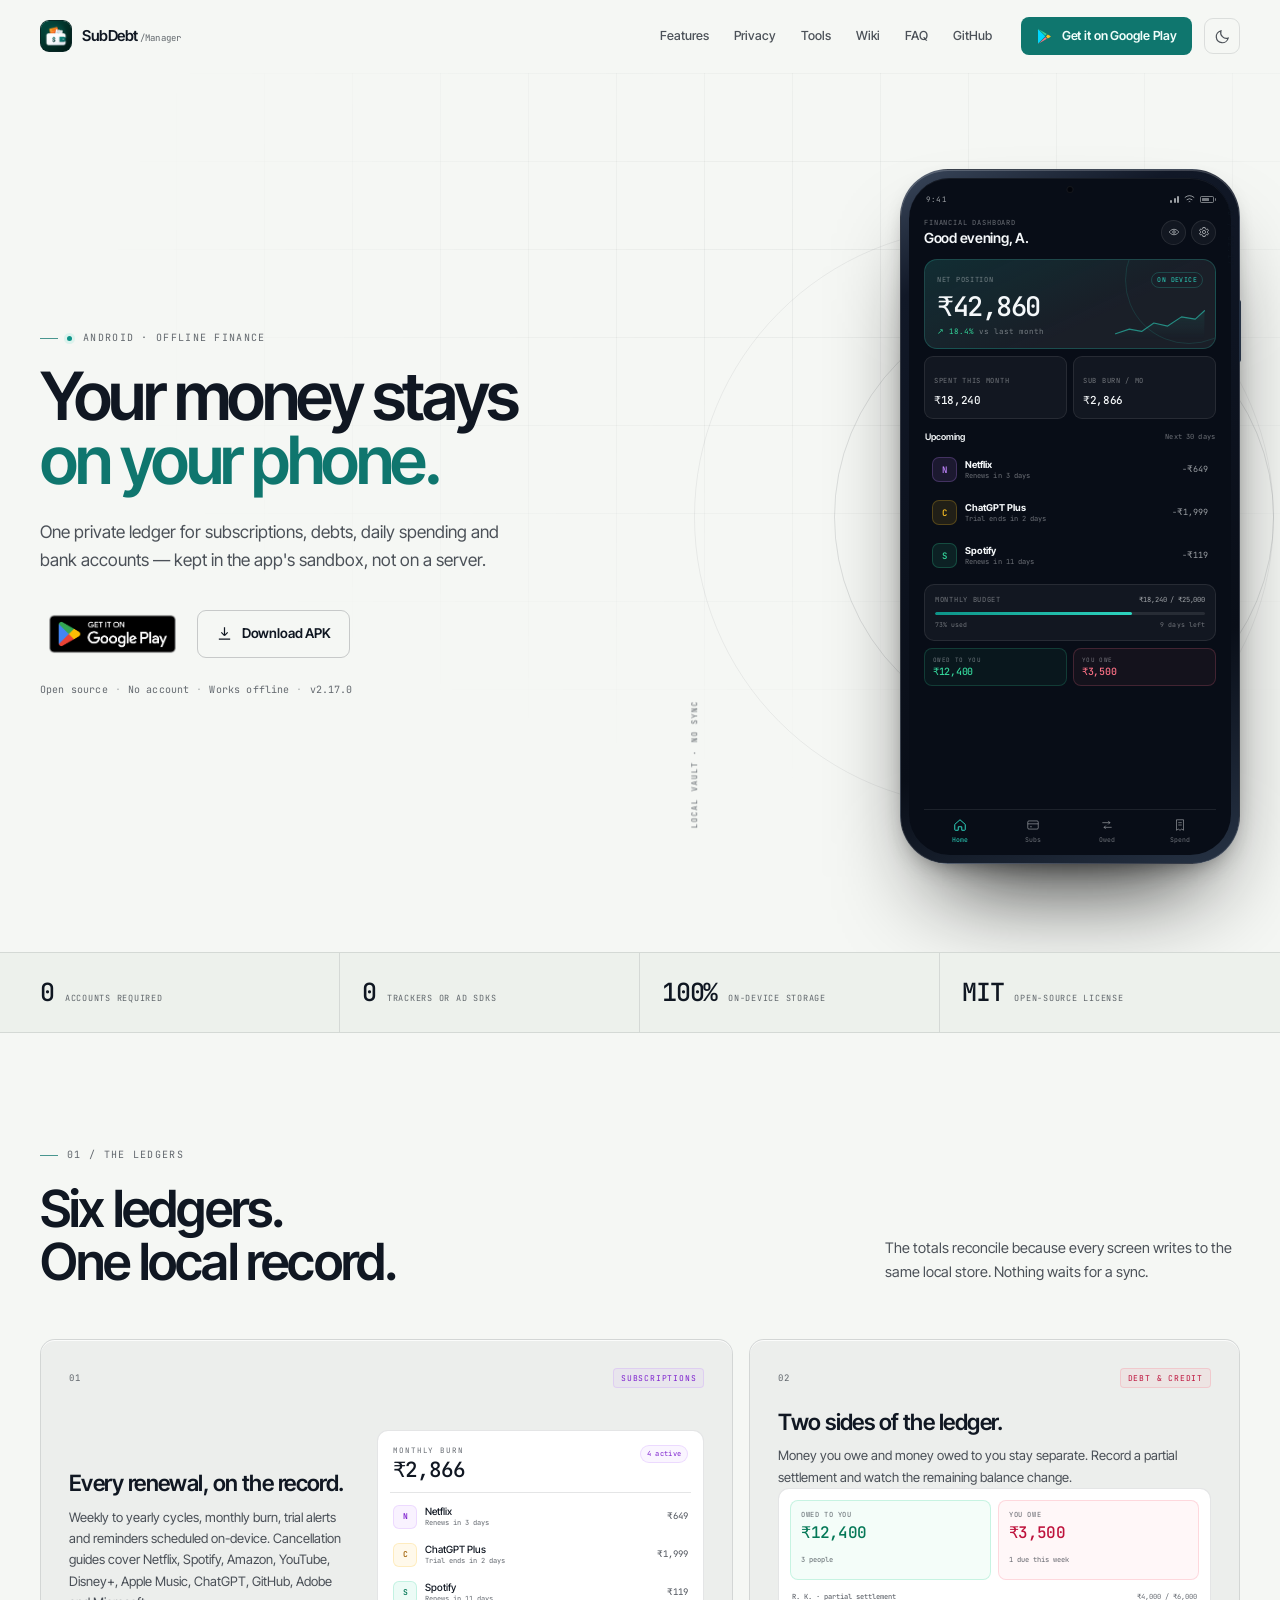
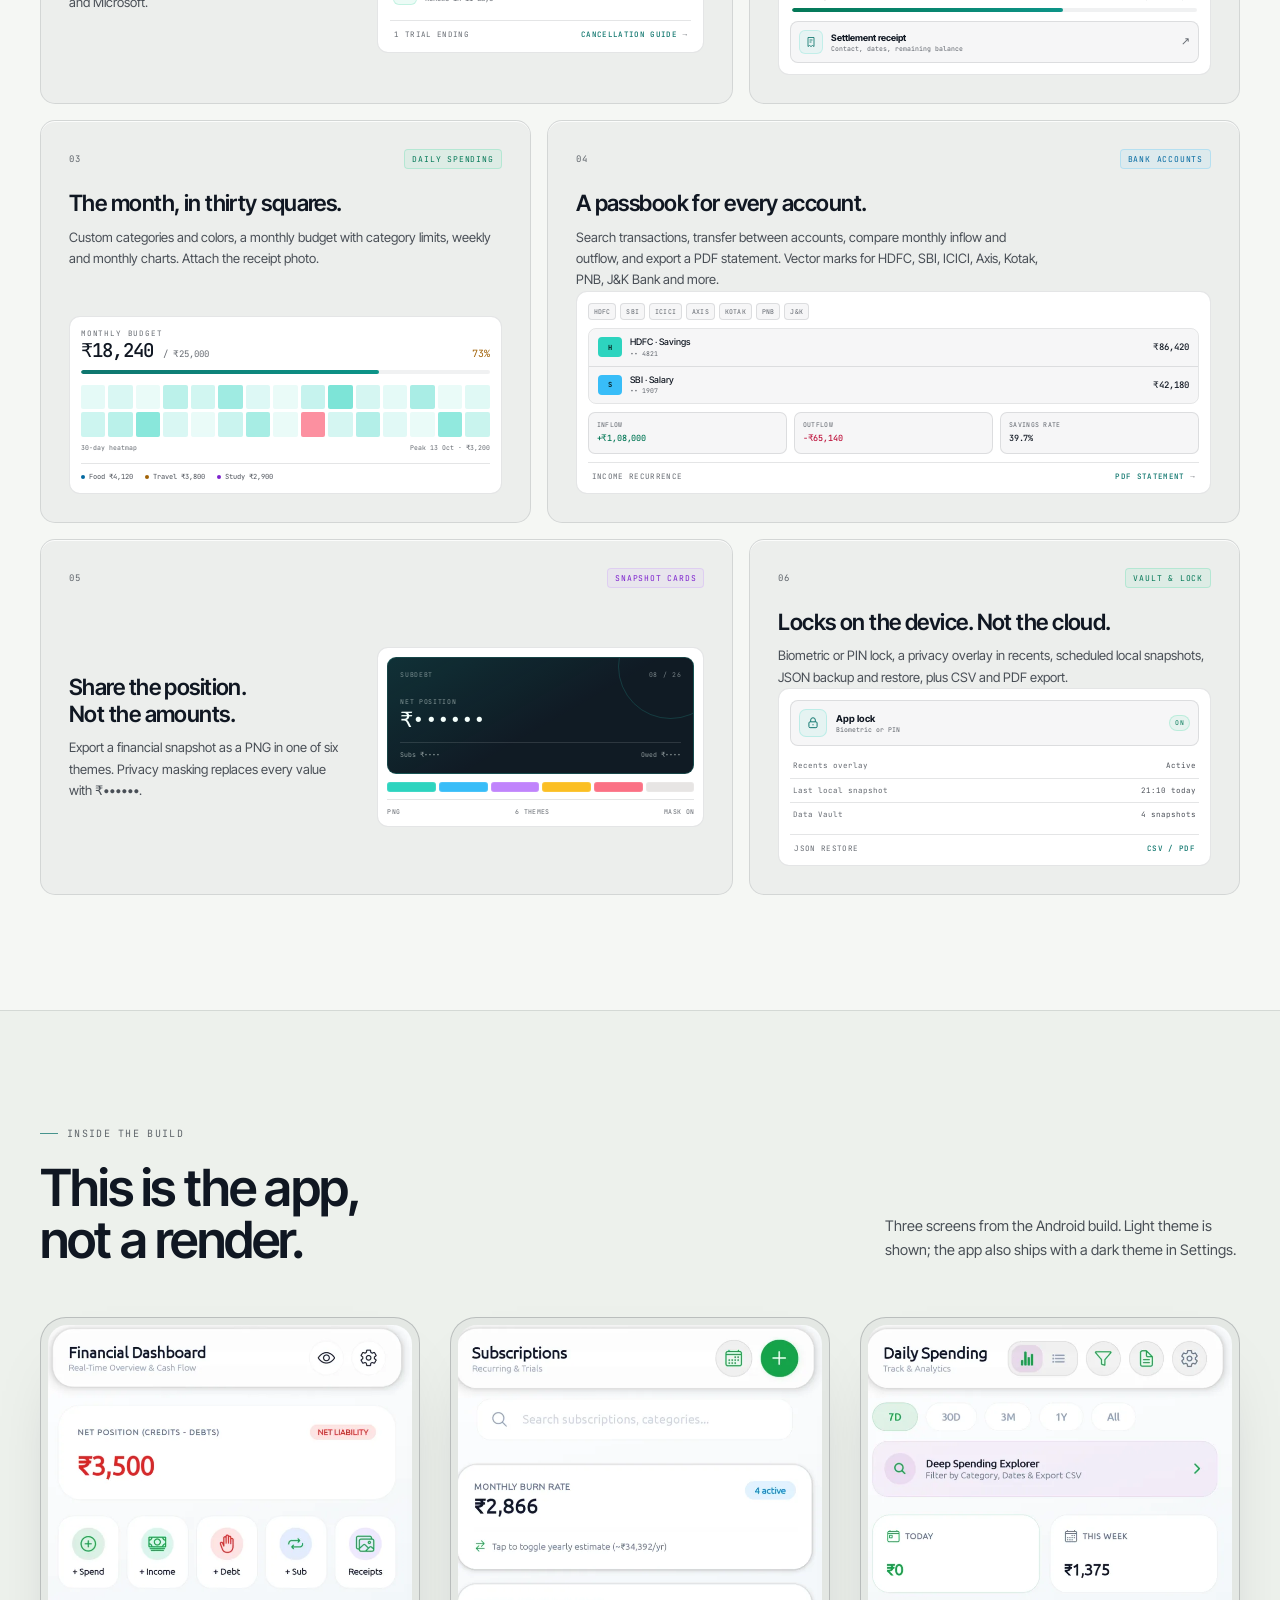
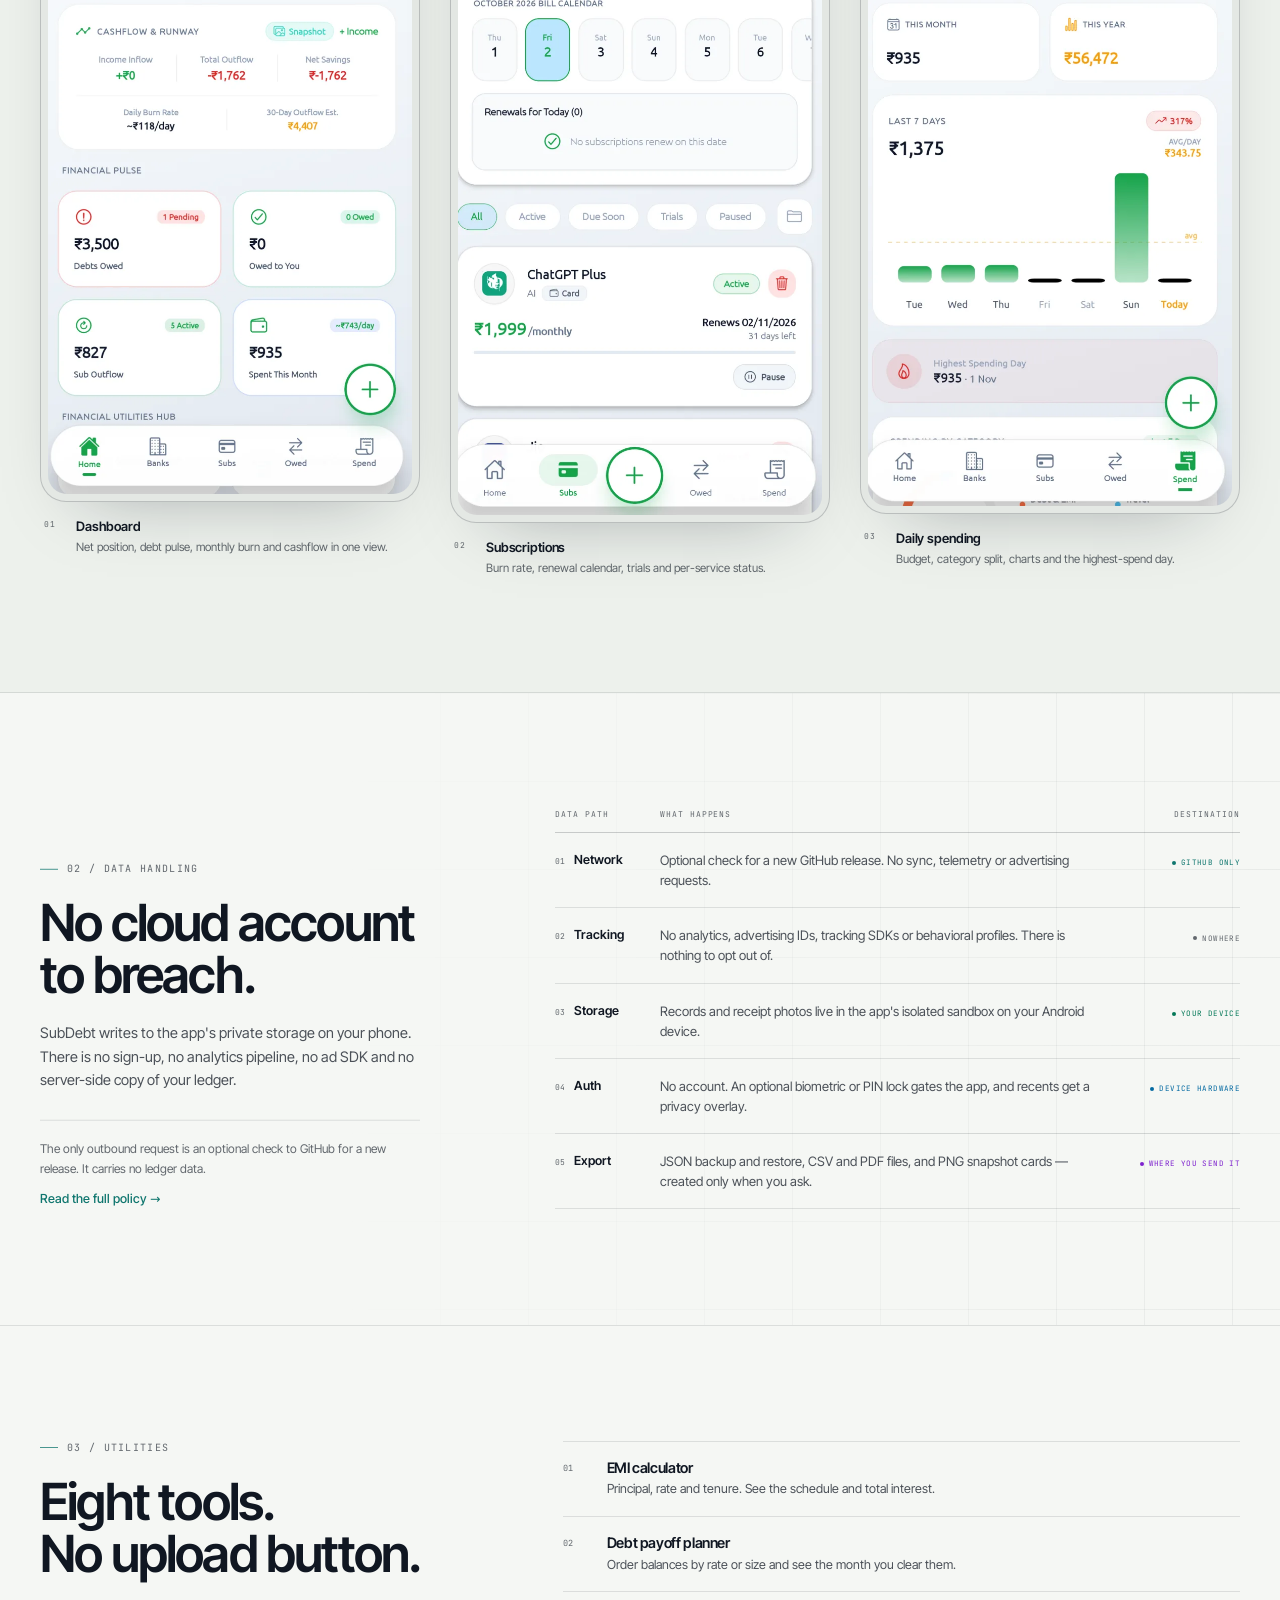
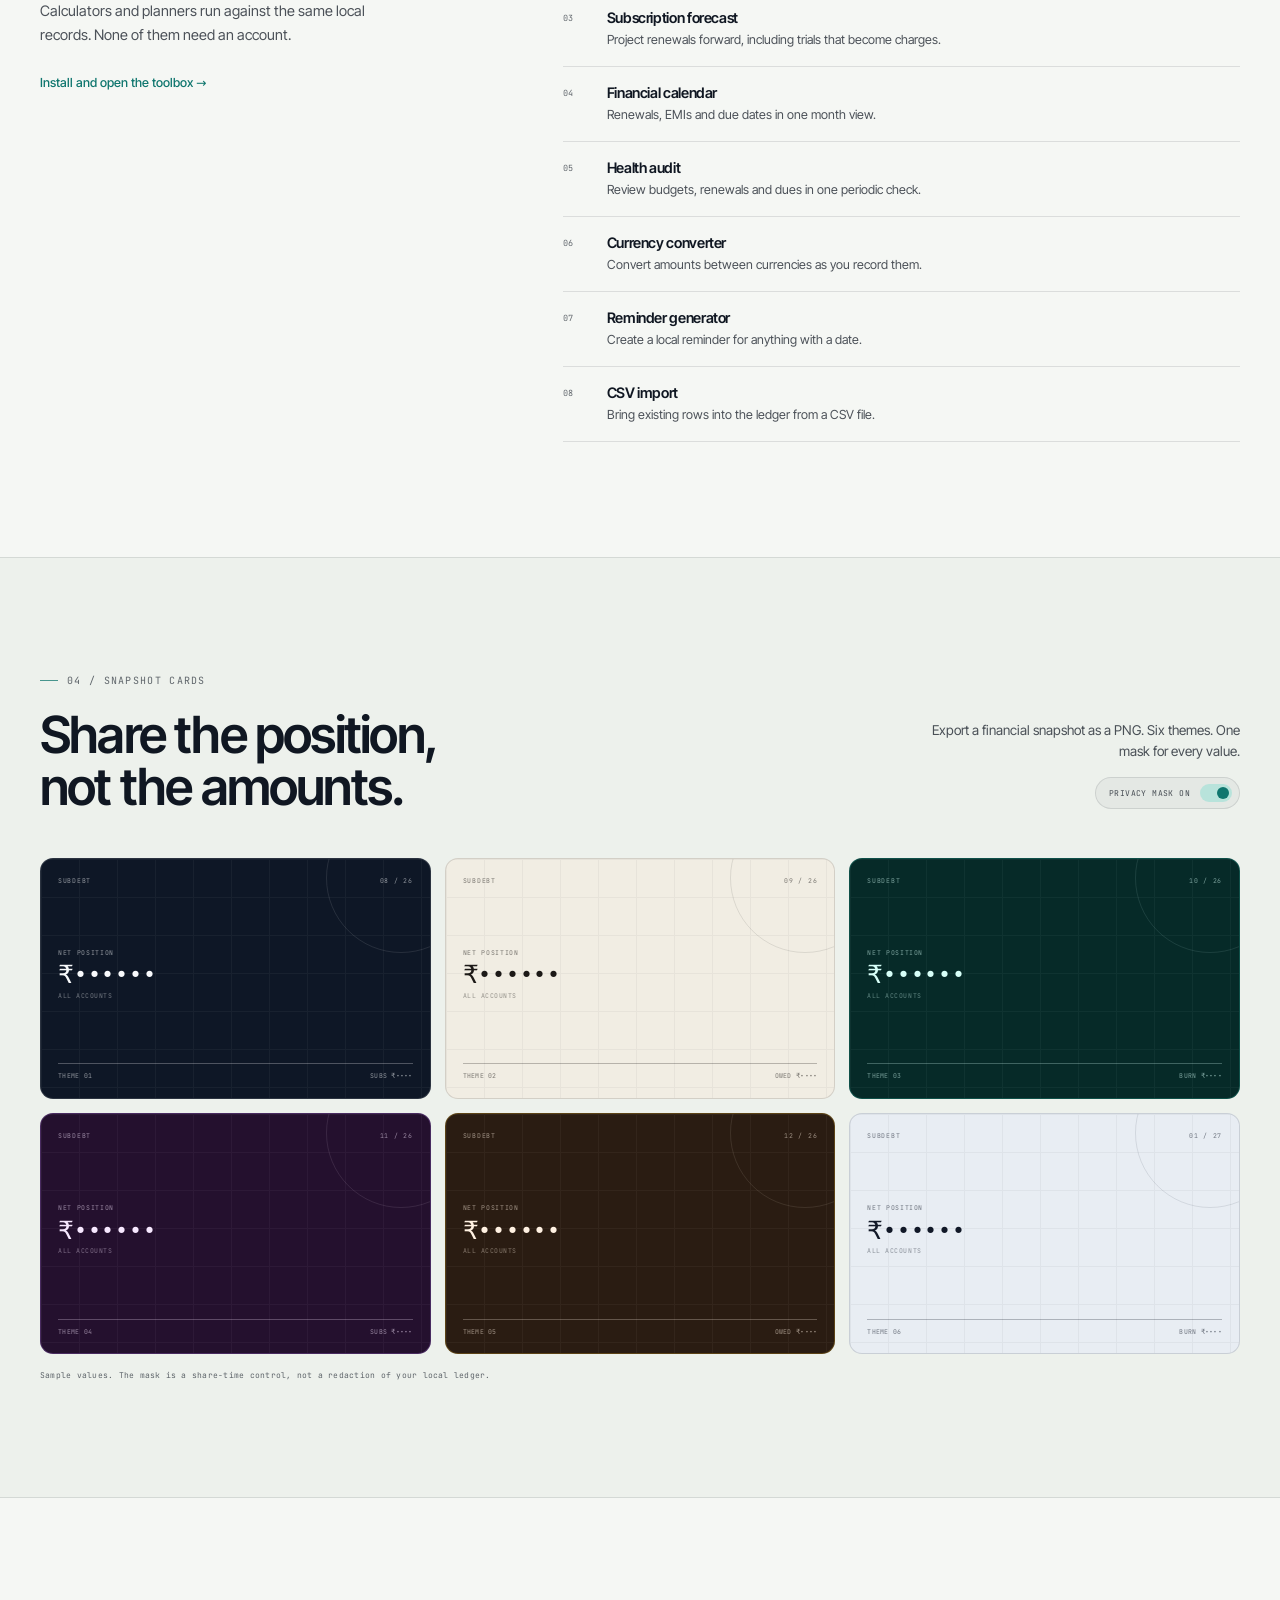
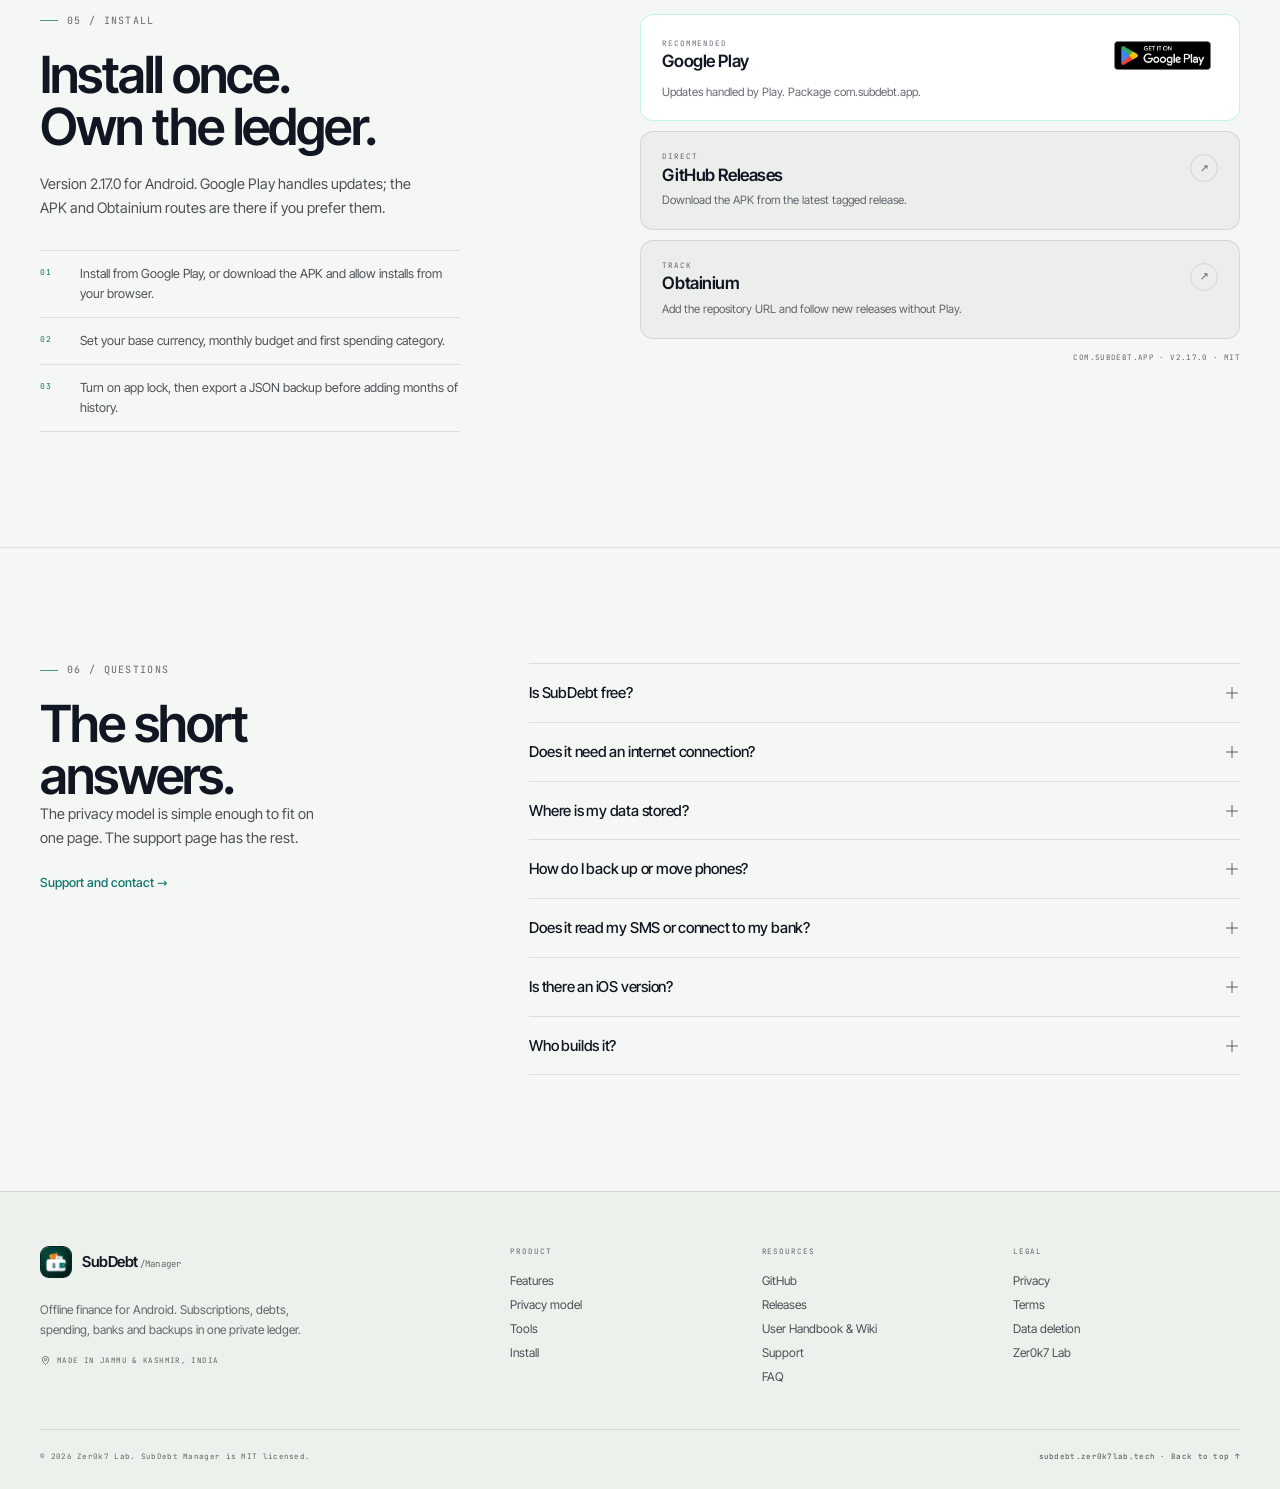
<file: index.html>
<!doctype html>
<html lang="en">
  <head>
    <meta charset="UTF-8" />
    <meta name="viewport" content="width=device-width, initial-scale=1.0" />
    <meta name="color-scheme" content="dark light" />
    <meta name="theme-color" content="#090D16" />

    <title>SubDebt Manager — Offline finance for Android</title>
    <meta
      name="description"
      content="Track subscriptions, debts, daily spending and bank ledgers in one offline Android app. No account, no analytics, no ads. Open source under MIT."
    />
    <link rel="canonical" href="https://subdebt.zer0k7lab.tech/" />

    <meta property="og:type" content="website" />
    <meta property="og:site_name" content="SubDebt Manager" />
    <meta property="og:title" content="SubDebt Manager — Your money stays on your phone" />
    <meta
      property="og:description"
      content="Subscriptions, debts, daily spending and bank ledgers in one private Android app. No account. No analytics. No ads."
    />
    <meta property="og:url" content="https://subdebt.zer0k7lab.tech/" />
    <meta property="og:image" content="https://subdebt.zer0k7lab.tech/assets/img/og.png" />
    <meta property="og:image:width" content="1200" />
    <meta property="og:image:height" content="630" />
    <meta
      property="og:image:alt"
      content="SubDebt Manager wordmark above a dark Android dashboard showing a net position and upcoming renewals."
    />
    <meta name="twitter:card" content="summary_large_image" />
    <meta name="twitter:title" content="SubDebt Manager — Your money stays on your phone" />
    <meta
      name="twitter:description"
      content="Subscriptions, debts, daily spending and bank ledgers in one private Android app. No account. No analytics. No ads."
    />
    <meta name="twitter:image" content="https://subdebt.zer0k7lab.tech/assets/img/og.png" />

    <link
      rel="preload"
      href="assets/fonts/inter-tight-latin.woff2"
      as="font"
      type="font/woff2"
      crossorigin
    />
    <link
      rel="preload"
      href="assets/fonts/jetbrains-mono-latin.woff2"
      as="font"
      type="font/woff2"
      crossorigin
    />
    <link rel="icon" type="image/png" href="assets/img/favicon-64.png" sizes="64x64" />
    <link rel="apple-touch-icon" href="assets/img/apple-touch-icon.png" />
    <link rel="manifest" href="site.webmanifest" />
    <link rel="stylesheet" href="styles.css" />

    <script>
      // Set theme before paint. Add .js so reveal animations never hide content without JS.
      (function () {
        var root = document.documentElement;
        root.classList.add("js");
        try {
          var saved = localStorage.getItem("subdebt-theme");
          var theme =
            saved === "light" || saved === "dark"
              ? saved
              : window.matchMedia("(prefers-color-scheme: light)").matches
                ? "light"
                : "dark";
          root.dataset.theme = theme;
        } catch (error) {
          /* System preference still applies through CSS. */
        }
      })();
    </script>

    <script type="application/ld+json">
      {
        "@context": "https://schema.org",
        "@type": "SoftwareApplication",
        "name": "SubDebt Manager",
        "applicationCategory": "FinanceApplication",
        "operatingSystem": "Android",
        "softwareVersion": "2.17.0",
        "isAccessibleForFree": true,
        "inLanguage": "en",
        "url": "https://subdebt.zer0k7lab.tech/",
        "downloadUrl": "https://play.google.com/store/apps/details?id=com.subdebt.app",
        "codeRepository": "https://github.com/zer0k7/SubDebt-Manager",
        "license": "https://opensource.org/licenses/MIT",
        "author": {
          "@type": "Organization",
          "name": "Zer0k7 Lab",
          "url": "https://zer0k7lab.tech"
        },
        "offers": {
          "@type": "Offer",
          "price": "0",
          "priceCurrency": "INR"
        },
        "description": "A privacy-first, offline personal finance manager for Android. Subscriptions, debt and credit ledgers, daily spending, bank accounts, income and local backups."
      }
    </script>
    <script type="application/ld+json">
      {
        "@context": "https://schema.org",
        "@type": "FAQPage",
        "mainEntity": [
          {
            "@type": "Question",
            "name": "Is SubDebt free?",
            "acceptedAnswer": {
              "@type": "Answer",
              "text": "Yes. The app is free, MIT licensed, and has no ads. The source is on GitHub."
            }
          },
          {
            "@type": "Question",
            "name": "Does it need an internet connection?",
            "acceptedAnswer": {
              "@type": "Answer",
              "text": "No. The ledger works offline. The app may make one optional request to GitHub to check for a new release, and links you tap open in your browser."
            }
          },
          {
            "@type": "Question",
            "name": "Where is my data stored?",
            "acceptedAnswer": {
              "@type": "Answer",
              "text": "In the app's private storage on your Android device. There is no account and no server copy."
            }
          },
          {
            "@type": "Question",
            "name": "Does it read my SMS or connect to my bank?",
            "acceptedAnswer": {
              "@type": "Answer",
              "text": "No. It does not read messages, link to bank accounts, or move money. Bank ledgers are recorded manually."
            }
          }
        ]
      }
    </script>
  </head>

  <body>
    <a class="skip-link" href="#main">Skip to content</a>

    <header class="site-header" data-site-header>
      <div class="container header-inner">
        <a class="brand" href="#top" aria-label="SubDebt Manager home">
          <span class="brand-mark" aria-hidden="true">
            <img src="assets/img/mark-128.png" width="128" height="128" alt="" />
          </span>
          <span class="brand-name">SubDebt<span class="brand-suffix">/Manager</span></span>
        </a>

        <div class="header-actions">
          <nav class="site-nav" id="site-nav" aria-label="Primary">
            <a class="nav-link" href="#features">Features</a>
            <a class="nav-link" href="#privacy">Privacy</a>
            <a class="nav-link" href="#tools">Tools</a>
            <a class="nav-link" href="wiki.html">Wiki</a>
            <a class="nav-link" href="#faq">FAQ</a>
            <a
              class="nav-link"
              href="https://github.com/zer0k7/SubDebt-Manager"
              target="_blank"
              rel="noopener noreferrer"
              >GitHub</a
            >
            <a
              class="btn btn--primary btn--sm nav-cta"
              href="https://play.google.com/store/apps/details?id=com.subdebt.app"
              target="_blank"
              rel="noopener noreferrer"
            >
              <svg class="play-glyph" viewBox="0 0 24 24" aria-hidden="true">
                <path fill="#00D7FE" d="M3.4 2.1 13.1 11.8 3.4 21.5a1.4 1.4 0 0 1-.6-1.1V3.2c0-.4.2-.8.6-1.1Z" />
                <path fill="#34D399" d="M3.4 2.1c.3-.2.7-.2 1.1 0l10.9 6.2-2.3 2.3-9.7-9.7Z" />
                <path fill="#FB7185" d="M3.4 21.5c.3.2.7.2 1.1 0l10.9-6.2-2.3-2.3-9.7 9.7Z" />
                <path fill="#FBBF24" d="m16.6 9.1 3.6 2.1c.8.5.8 1.1 0 1.6l-3.6 2.1-2.5-2.9 2.5-2.9Z" />
              </svg>
              Get it on Google Play
            </a>
          </nav>

          <button class="icon-btn theme-toggle" type="button" data-theme-toggle aria-label="Switch to light theme">
            <svg class="icon-sun" viewBox="0 0 24 24" fill="none" stroke="currentColor" stroke-width="1.7" aria-hidden="true">
              <circle cx="12" cy="12" r="3.5" />
              <path d="M12 2.5v2M12 19.5v2M4.7 4.7l1.4 1.4M17.9 17.9l1.4 1.4M2.5 12h2M19.5 12h2M4.7 19.3l1.4-1.4M17.9 6.1l1.4-1.4" />
            </svg>
            <svg class="icon-moon" viewBox="0 0 24 24" fill="none" stroke="currentColor" stroke-width="1.7" aria-hidden="true">
              <path d="M20 14.2A8.2 8.2 0 0 1 9.8 4a8.5 8.5 0 1 0 10.2 10.2Z" />
            </svg>
          </button>

          <button
            class="icon-btn menu-toggle"
            type="button"
            data-nav-toggle
            aria-expanded="false"
            aria-controls="site-nav"
            aria-label="Open menu"
          >
            <svg viewBox="0 0 24 24" fill="none" stroke="currentColor" stroke-width="1.7" aria-hidden="true">
              <path d="M4 7h16M4 12h16M4 17h16" />
            </svg>
          </button>
        </div>
      </div>
    </header>

    <main id="main">
      <section class="hero" id="top" aria-labelledby="hero-title">
        <div class="container hero-grid">
          <div class="hero-copy">
            <p class="kicker"><span class="kicker-dot" aria-hidden="true"></span>Android · offline finance</p>
            <h1 class="hero-title" id="hero-title">
              <span class="hero-line">Your money stays</span>
              <span class="hero-line hero-line--accent">on your phone.</span>
            </h1>
            <p class="hero-lead">
              One private ledger for subscriptions, debts, daily spending and bank
              accounts — kept in the app's sandbox, not on a server.
            </p>

            <div class="hero-actions">
              <a
                class="play-badge"
                href="https://play.google.com/store/apps/details?id=com.subdebt.app"
                target="_blank"
                rel="noopener noreferrer"
              >
                <img
                  src="assets/img/play-badge.png"
                  width="646"
                  height="250"
                  alt="Get it on Google Play"
                />
              </a>
              <a
                class="btn btn--ghost"
                href="https://github.com/zer0k7/SubDebt-Manager/releases/latest"
                target="_blank"
                rel="noopener noreferrer"
              >
                <svg viewBox="0 0 24 24" fill="none" stroke="currentColor" stroke-width="1.7" aria-hidden="true">
                  <path d="M12 3v12m0 0 4.5-4.5M12 15l-4.5-4.5M4 20h16" />
                </svg>
                Download APK
              </a>
            </div>

            <p class="hero-trust">
              <span>Open source</span><span aria-hidden="true">·</span>
              <span>No account</span><span aria-hidden="true">·</span>
              <span>Works offline</span><span aria-hidden="true">·</span>
              <span>v<span data-app-version>2.17.0</span></span>
            </p>
          </div>

          <div
            class="hero-stage"
            role="img"
            aria-label="Preview of the SubDebt dashboard: ₹42,860 net position, ₹2,866 monthly subscription burn, three upcoming renewals, and 73 percent of a ₹25,000 monthly budget used."
          >
            <div class="stage-ring stage-ring--outer" aria-hidden="true"></div>
            <div class="stage-ring stage-ring--inner" aria-hidden="true"></div>
            <div class="phone" aria-hidden="true">
              <div class="phone-screen">
                <div class="p-status">
                  <span class="p-time">9:41</span>
                  <span class="p-status-right">
                    <span class="p-signal"><i></i><i></i><i></i></span>
                    <svg viewBox="0 0 14 10" class="p-wifi" fill="none" stroke="currentColor" stroke-width="1.2">
                      <path d="M1 3.2a9.5 9.5 0 0 1 12 0M3.4 6a6 6 0 0 1 7.2 0M6 8.5a2.2 2.2 0 0 1 2 0" />
                    </svg>
                    <span class="p-battery"><i></i></span>
                  </span>
                </div>

                <div class="p-appbar">
                  <div>
                    <span class="p-eyebrow">Financial dashboard</span>
                    <span class="p-title">Good evening, A.</span>
                  </div>
                  <div class="p-actions">
                    <span class="p-icon">
                      <svg viewBox="0 0 24 24" fill="none" stroke="currentColor" stroke-width="1.8">
                        <path d="M2.5 12S6 6.5 12 6.5 21.5 12 21.5 12 18 17.5 12 17.5 2.5 12 2.5 12Z" />
                        <circle cx="12" cy="12" r="2.6" />
                      </svg>
                    </span>
                    <span class="p-icon">
                      <svg viewBox="0 0 24 24" fill="none" stroke="currentColor" stroke-width="1.8">
                        <circle cx="12" cy="12" r="3.2" />
                        <path d="M19 12a7 7 0 0 0-.1-1.2l2-1.5-2-3.4-2.3 1a7 7 0 0 0-2-1.2L14.2 3h-4.4l-.4 2.7a7 7 0 0 0-2 1.2l-2.3-1-2 3.4 2 1.5A7 7 0 0 0 5 12c0 .4 0 .8.1 1.2l-2 1.5 2 3.4 2.3-1a7 7 0 0 0 2 1.2l.4 2.7h4.4l.4-2.7a7 7 0 0 0 2-1.2l2.3 1 2-3.4-2-1.5c.1-.4.1-.8.1-1.2Z" />
                      </svg>
                    </span>
                  </div>
                </div>

                <div class="p-balance p-anim" style="--i: 0">
                  <div class="p-balance-top">
                    <span class="p-label">Net position</span>
                    <span class="p-live">On device</span>
                  </div>
                  <strong class="p-amount">₹42,860</strong>
                  <div class="p-meta">
                    <span class="p-up">↗ 18.4%</span>
                    <span>vs last month</span>
                  </div>
                  <svg class="p-spark" viewBox="0 0 120 44" fill="none" aria-hidden="true">
                    <path d="M2 36 20 30 36 33 52 22 70 26 88 14 106 17 118 6" stroke="currentColor" stroke-width="1.5" stroke-linecap="round" stroke-linejoin="round" opacity=".8" />
                    <path d="M2 36 20 30 36 33 52 22 70 26 88 14 106 17 118 6V44H2Z" fill="url(#sparkfill)" opacity=".14" />
                    <defs>
                      <linearGradient id="sparkfill" x1="60" y1="6" x2="60" y2="44" gradientUnits="userSpaceOnUse">
                        <stop stop-color="#2DD4BF" />
                        <stop offset="1" stop-color="#2DD4BF" stop-opacity="0" />
                      </linearGradient>
                    </defs>
                  </svg>
                </div>

                <div class="p-quick p-anim" style="--i: 1">
                  <div class="p-quick-item">
                    <span class="p-label">Spent this month</span>
                    <strong>₹18,240</strong>
                  </div>
                  <div class="p-quick-item">
                    <span class="p-label">Sub burn / mo</span>
                    <strong>₹2,866</strong>
                  </div>
                </div>

                <div class="p-section p-anim" style="--i: 2">
                  <span>Upcoming</span>
                  <span class="p-section-meta">Next 30 days</span>
                </div>

                <ul class="p-list">
                  <li class="p-row p-anim" style="--i: 3">
                    <span class="p-svc p-svc--purple">N</span>
                    <span class="p-row-main"><b>Netflix</b><small>Renews in 3 days</small></span>
                    <span class="p-row-amt">−₹649</span>
                  </li>
                  <li class="p-row p-anim" style="--i: 4">
                    <span class="p-svc p-svc--amber">C</span>
                    <span class="p-row-main"><b>ChatGPT Plus</b><small>Trial ends in 2 days</small></span>
                    <span class="p-row-amt">−₹1,999</span>
                  </li>
                  <li class="p-row p-anim" style="--i: 5">
                    <span class="p-svc p-svc--emerald">S</span>
                    <span class="p-row-main"><b>Spotify</b><small>Renews in 11 days</small></span>
                    <span class="p-row-amt">−₹119</span>
                  </li>
                </ul>

                <div class="p-budget p-anim" style="--i: 6">
                  <div class="p-budget-top">
                    <span class="p-label">Monthly budget</span>
                    <span class="p-budget-num">₹18,240 / ₹25,000</span>
                  </div>
                  <div class="p-bar"><i class="p-bar-fill" style="width: 73%"></i></div>
                  <div class="p-budget-foot"><span>73% used</span><span>9 days left</span></div>
                </div>

                <div class="p-pulse p-anim" style="--i: 7">
                  <div class="p-pulse-item p-pulse-item--credit">
                    <span>Owed to you</span>
                    <strong>₹12,400</strong>
                  </div>
                  <div class="p-pulse-item p-pulse-item--debt">
                    <span>You owe</span>
                    <strong>₹3,500</strong>
                  </div>
                </div>

                <div class="p-tabs">
                  <span class="p-tab p-tab--active">
                    <svg viewBox="0 0 24 24" fill="none" stroke="currentColor" stroke-width="1.7"><path d="m3 11 9-8 9 8v9a1 1 0 0 1-1 1h-5v-6H9v6H4a1 1 0 0 1-1-1v-9Z" /></svg>
                    Home
                  </span>
                  <span class="p-tab">
                    <svg viewBox="0 0 24 24" fill="none" stroke="currentColor" stroke-width="1.7"><rect x="3" y="5" width="18" height="14" rx="2" /><path d="M3 10h18M7 15h3" /></svg>
                    Subs
                  </span>
                  <span class="p-tab">
                    <svg viewBox="0 0 24 24" fill="none" stroke="currentColor" stroke-width="1.7"><path d="M4 8h13l-3-3m3 3-3 3M20 16H7l3-3m-3 3 3 3" /></svg>
                    Owed
                  </span>
                  <span class="p-tab">
                    <svg viewBox="0 0 24 24" fill="none" stroke="currentColor" stroke-width="1.7"><path d="M6 3h12v18l-3-2-3 2-3-2-3 2V3Z" /><path d="M9 8h6M9 12h6" /></svg>
                    Spend
                  </span>
                </div>
              </div>
            </div>
            <span class="stage-label stage-label--top">SD / 02.17</span>
            <span class="stage-label stage-label--bottom">Local vault · no sync</span>
          </div>
        </div>
      </section>

      <section class="proof" aria-label="Product facts">
        <div class="container proof-grid">
          <div class="proof-item">
            <strong class="proof-value">0</strong>
            <span class="proof-label">accounts required</span>
          </div>
          <div class="proof-item">
            <strong class="proof-value">0</strong>
            <span class="proof-label">trackers or ad SDKs</span>
          </div>
          <div class="proof-item">
            <strong class="proof-value">100%</strong>
            <span class="proof-label">on-device storage</span>
          </div>
          <div class="proof-item">
            <strong class="proof-value">MIT</strong>
            <span class="proof-label">open-source license</span>
          </div>
        </div>
      </section>

      <section class="section features" id="features" aria-labelledby="features-title">
        <div class="container">
          <header class="section-head">
            <div>
              <p class="kicker">01 / The ledgers</p>
              <h2 id="features-title">Six ledgers.<br />One local record.</h2>
            </div>
            <p class="section-sub">
              The totals reconcile because every screen writes to the same local
              store. Nothing waits for a sync.
            </p>
          </header>

          <div class="bento">
            <article class="tile tile--subs tile--split reveal">
              <div class="tile-top">
                <span class="tile-num">01</span>
                <span class="tag tag--purple">Subscriptions</span>
              </div>
              <div class="tile-body">
                <div class="tile-copy">
                  <h3>Every renewal, on the record.</h3>
                  <p>
                    Weekly to yearly cycles, monthly burn, trial alerts and
                    reminders scheduled on-device. Cancellation guides cover
                    Netflix, Spotify, Amazon, YouTube, Disney+, Apple Music,
                    ChatGPT, GitHub, Adobe and Microsoft.
                  </p>
                </div>

                <div class="ui subs-ui" aria-hidden="true">
                  <div class="ui-burn">
                    <div>
                      <span class="ui-label">Monthly burn</span>
                      <strong>₹2,866</strong>
                    </div>
                    <span class="count-chip">4 active</span>
                  </div>
                  <ul class="renewal-list">
                    <li>
                      <span class="svc svc--purple">N</span>
                      <span class="renewal-name">Netflix<small>Renews in 3 days</small></span>
                      <span class="renewal-amt">₹649</span>
                    </li>
                    <li>
                      <span class="svc svc--amber">C</span>
                      <span class="renewal-name">ChatGPT Plus<small>Trial ends in 2 days</small></span>
                      <span class="renewal-amt">₹1,999</span>
                    </li>
                    <li>
                      <span class="svc svc--emerald">S</span>
                      <span class="renewal-name">Spotify<small>Renews in 11 days</small></span>
                      <span class="renewal-amt">₹119</span>
                    </li>
                  </ul>
                  <div class="ui-foot">
                    <span>1 trial ending</span>
                    <span><b>Cancellation guide</b> →</span>
                  </div>
                </div>
              </div>
            </article>

            <article class="tile tile--debt reveal">
              <div class="tile-top">
                <span class="tile-num">02</span>
                <span class="tag tag--rose">Debt &amp; credit</span>
              </div>
              <div class="tile-copy">
                <h3>Two sides of the ledger.</h3>
                <p>
                  Money you owe and money owed to you stay separate. Record a
                  partial settlement and watch the remaining balance change.
                </p>
              </div>

              <div class="ui debt-ui" aria-hidden="true">
                <div class="debt-split">
                  <div class="debt-box debt-box--credit">
                    <span>Owed to you</span>
                    <strong>₹12,400</strong>
                    <small>3 people</small>
                  </div>
                  <div class="debt-box debt-box--debt">
                    <span>You owe</span>
                    <strong>₹3,500</strong>
                    <small>1 due this week</small>
                  </div>
                </div>
                <div class="settle">
                  <div class="settle-head">
                    <span>R. K. · partial settlement</span>
                    <span>₹4,000 / ₹6,000</span>
                  </div>
                  <div class="bar bar--split"><i style="width: 67%"></i></div>
                </div>
                <div class="receipt-row">
                  <span class="receipt-icon">
                    <svg viewBox="0 0 24 24" fill="none" stroke="currentColor" stroke-width="1.7">
                      <path d="M6 3h12v18l-3-2-3 2-3-2-3 2V3Z" />
                      <path d="M9 8h6M9 12h4" />
                    </svg>
                  </span>
                  <span><b>Settlement receipt</b><small>Contact, dates, remaining balance</small></span>
                  <span class="receipt-arrow">↗</span>
                </div>
              </div>
            </article>

            <article class="tile tile--spend reveal">
              <div class="tile-top">
                <span class="tile-num">03</span>
                <span class="tag tag--emerald">Daily spending</span>
              </div>
              <div class="tile-copy">
                <h3>The month, in thirty squares.</h3>
                <p>
                  Custom categories and colors, a monthly budget with category
                  limits, weekly and monthly charts. Attach the receipt photo.
                </p>
              </div>

              <div class="ui spend-ui" aria-hidden="true">
                <div class="budget-row">
                  <div>
                    <span class="ui-label">Monthly budget</span>
                    <strong class="budget-amount">₹18,240 <small>/ ₹25,000</small></strong>
                  </div>
                  <span class="budget-pct">73%</span>
                </div>
                <div class="bar"><i style="width: 73%"></i></div>
                <div class="heatmap">
                  <i style="--v: 0.12"></i><i style="--v: 0.18"></i><i style="--v: 0.1"></i><i style="--v: 0.32"></i><i style="--v: 0.22"></i>
                  <i style="--v: 0.46"></i><i style="--v: 0.16"></i><i style="--v: 0.1"></i><i style="--v: 0.27"></i><i style="--v: 0.62"></i>
                  <i style="--v: 0.2"></i><i style="--v: 0.12"></i><i style="--v: 0.41"></i><i style="--v: 0.1"></i><i style="--v: 0.15"></i>
                  <i style="--v: 0.24"></i><i style="--v: 0.33"></i><i style="--v: 0.56"></i><i style="--v: 0.18"></i><i style="--v: 0.1"></i>
                  <i style="--v: 0.25"></i><i style="--v: 0.42"></i><i style="--v: 0.1"></i><i class="is-hot"></i><i style="--v: 0.2"></i>
                  <i style="--v: 0.36"></i><i style="--v: 0.14"></i><i style="--v: 0.1"></i><i style="--v: 0.52"></i><i style="--v: 0.26"></i>
                </div>
                <div class="heat-foot">
                  <span>30-day heatmap</span>
                  <span>Peak 13 Oct · ₹3,200</span>
                </div>
                <div class="cat-row">
                  <span><i class="cat-dot cat-dot--blue"></i>Food ₹4,120</span>
                  <span><i class="cat-dot cat-dot--amber"></i>Travel ₹3,800</span>
                  <span><i class="cat-dot cat-dot--purple"></i>Study ₹2,900</span>
                </div>
              </div>
            </article>

            <article class="tile tile--banks reveal">
              <div class="tile-top">
                <span class="tile-num">04</span>
                <span class="tag tag--blue">Bank accounts</span>
              </div>
              <div class="tile-copy">
                <h3>A passbook for every account.</h3>
                <p>
                  Search transactions, transfer between accounts, compare monthly
                  inflow and outflow, and export a PDF statement. Vector marks for
                  HDFC, SBI, ICICI, Axis, Kotak, PNB, J&amp;K Bank and more.
                </p>
              </div>

              <div class="ui banks-ui" aria-hidden="true">
                <div class="bank-chips">
                  <span>HDFC</span><span>SBI</span><span>ICICI</span><span>AXIS</span><span>KOTAK</span><span>PNB</span><span>J&amp;K</span>
                </div>
                <div class="bank-ledger">
                  <div class="bank-row">
                    <span class="bank-mark bank-mark--hdfc">H</span>
                    <span class="bank-name">HDFC · Savings<small>•• 4821</small></span>
                    <strong>₹86,420</strong>
                  </div>
                  <div class="bank-row">
                    <span class="bank-mark bank-mark--sbi">S</span>
                    <span class="bank-name">SBI · Salary<small>•• 1907</small></span>
                    <strong>₹42,180</strong>
                  </div>
                </div>
                <div class="cashflow">
                  <div><span>Inflow</span><strong class="money-pos">+₹1,08,000</strong></div>
                  <div><span>Outflow</span><strong class="money-neg">−₹65,140</strong></div>
                  <div><span>Savings rate</span><strong>39.7%</strong></div>
                </div>
                <div class="ui-foot">
                  <span>Income recurrence</span>
                  <span><b>PDF statement</b> →</span>
                </div>
              </div>
            </article>

            <article class="tile tile--snapshot tile--split reveal">
              <div class="tile-top">
                <span class="tile-num">05</span>
                <span class="tag tag--purple">Snapshot cards</span>
              </div>
              <div class="tile-body">
                <div class="tile-copy">
                  <h3>Share the position. Not the amounts.</h3>
                  <p>
                    Export a financial snapshot as a PNG in one of six themes.
                    Privacy masking replaces every value with ₹••••••.
                  </p>
                </div>

                <div class="ui snap-ui" aria-hidden="true">
                  <div class="snap-teaser">
                    <div class="snap-topline"><span>SubDebt</span><span>08 / 26</span></div>
                    <span class="snap-teaser-label">Net position</span>
                    <strong>₹••••••</strong>
                    <div class="snap-teaser-foot"><span>Subs ₹••••</span><span>Owed ₹••••</span></div>
                  </div>
                  <div class="theme-swatches">
                    <i style="--swatch: #2dd4bf"></i>
                    <i style="--swatch: #38bdf8"></i>
                    <i style="--swatch: #c084fc"></i>
                    <i style="--swatch: #fbbf24"></i>
                    <i style="--swatch: #fb7185"></i>
                    <i style="--swatch: #e7e5e4"></i>
                  </div>
                  <div class="snap-ui-foot"><span>PNG</span><span>6 themes</span><span>Mask on</span></div>
                </div>
              </div>
            </article>

            <article class="tile tile--vault reveal">
              <div class="tile-top">
                <span class="tile-num">06</span>
                <span class="tag tag--emerald">Vault &amp; lock</span>
              </div>
              <div class="tile-copy">
                <h3>Locks on the device. Not the cloud.</h3>
                <p>
                  Biometric or PIN lock, a privacy overlay in recents, scheduled
                  local snapshots, JSON backup and restore, plus CSV and PDF export.
                </p>
              </div>

              <div class="ui vault-ui" aria-hidden="true">
                <div class="vault-lock">
                  <span class="vault-lock-icon">
                    <svg viewBox="0 0 24 24" fill="none" stroke="currentColor" stroke-width="1.7">
                      <rect x="5" y="10" width="14" height="10" rx="2" />
                      <path d="M8 10V7a4 4 0 0 1 8 0v3M12 14v2" />
                    </svg>
                  </span>
                  <span><b>App lock</b><small>Biometric or PIN</small></span>
                  <span class="pill-on">On</span>
                </div>
                <div class="vault-rows">
                  <div><span>Recents overlay</span><span>Active</span></div>
                  <div><span>Last local snapshot</span><span>21:10 today</span></div>
                  <div><span>Data Vault</span><span>4 snapshots</span></div>
                </div>
                <div class="ui-foot"><span>JSON restore</span><span><b>CSV / PDF</b></span></div>
              </div>
            </article>
          </div>
        </div>
      </section>

      <section class="screens" aria-labelledby="screens-title">
        <div class="container">
          <header class="section-head">
            <div>
              <p class="kicker">Inside the build</p>
              <h2 id="screens-title">This is the app,<br />not a render.</h2>
            </div>
            <p class="section-sub">
              Three screens from the Android build. Light theme is shown; the app
              also ships with a dark theme in Settings.
            </p>
          </header>

          <div class="screen-rail" role="region" aria-label="App screenshots" tabindex="0">
            <figure class="screen-card">
              <div class="screen-frame">
                <img
                  src="assets/screens/dashboard.webp"
                  width="720"
                  height="1521"
                  fetchpriority="low"
                  alt="SubDebt dashboard showing a net liability, cashflow summary, debts owed, subscription outflow and this month's spending."
                />
              </div>
              <figcaption class="screen-caption">
                <span>01</span>
                <b>Dashboard</b>
                <p>Net position, debt pulse, monthly burn and cashflow in one view.</p>
              </figcaption>
            </figure>

            <figure class="screen-card">
              <div class="screen-frame">
                <img
                  src="assets/screens/subscriptions.webp"
                  width="720"
                  height="1562"
                  fetchpriority="low"
                  alt="Subscriptions screen showing the monthly burn rate, an October bill calendar and a ChatGPT Plus renewal card."
                />
              </div>
              <figcaption class="screen-caption">
                <span>02</span>
                <b>Subscriptions</b>
                <p>Burn rate, renewal calendar, trials and per-service status.</p>
              </figcaption>
            </figure>

            <figure class="screen-card">
              <div class="screen-frame">
                <img
                  src="assets/screens/spending.webp"
                  width="720"
                  height="1545"
                  fetchpriority="low"
                  alt="Daily spending screen showing today, week, month and year totals with a seven-day bar chart and highest spending day."
                />
              </div>
              <figcaption class="screen-caption">
                <span>03</span>
                <b>Daily spending</b>
                <p>Budget, category split, charts and the highest-spend day.</p>
              </figcaption>
            </figure>
          </div>
        </div>
      </section>

      <section class="privacy-band" id="privacy" aria-labelledby="privacy-title">
        <div class="container privacy-grid">
          <div class="privacy-intro">
            <p class="kicker">02 / Data handling</p>
            <h2 id="privacy-title">No cloud account to breach.</h2>
            <p class="section-sub">
              SubDebt writes to the app's private storage on your phone. There is
              no sign-up, no analytics pipeline, no ad SDK and no server-side copy
              of your ledger.
            </p>
            <p class="privacy-note">
              The only outbound request is an optional check to GitHub for a new
              release. It carries no ledger data.
              <a class="text-link" href="privacy.html">Read the full policy →</a>
            </p>
          </div>

          <table class="privacy-table">
            <caption class="visually-hidden">
              How SubDebt handles network access, tracking, storage,
              authentication and exports.
            </caption>
            <thead>
              <tr>
                <th scope="col">Data path</th>
                <th scope="col">What happens</th>
                <th scope="col">Destination</th>
              </tr>
            </thead>
            <tbody>
              <tr>
                <th scope="row"><span>01</span> Network</th>
                <td data-label="What happens">
                  Optional check for a new GitHub release. No sync, telemetry or
                  advertising requests.
                </td>
                <td data-label="Destination"><span class="status status--teal">GitHub only</span></td>
              </tr>
              <tr>
                <th scope="row"><span>02</span> Tracking</th>
                <td data-label="What happens">
                  No analytics, advertising IDs, tracking SDKs or behavioral
                  profiles. There is nothing to opt out of.
                </td>
                <td data-label="Destination"><span class="status status--muted">Nowhere</span></td>
              </tr>
              <tr>
                <th scope="row"><span>03</span> Storage</th>
                <td data-label="What happens">
                  Records and receipt photos live in the app's isolated sandbox on
                  your Android device.
                </td>
                <td data-label="Destination"><span class="status status--emerald">Your device</span></td>
              </tr>
              <tr>
                <th scope="row"><span>04</span> Auth</th>
                <td data-label="What happens">
                  No account. An optional biometric or PIN lock gates the app, and
                  recents get a privacy overlay.
                </td>
                <td data-label="Destination"><span class="status status--blue">Device hardware</span></td>
              </tr>
              <tr>
                <th scope="row"><span>05</span> Export</th>
                <td data-label="What happens">
                  JSON backup and restore, CSV and PDF files, and PNG snapshot
                  cards — created only when you ask.
                </td>
                <td data-label="Destination"><span class="status status--purple">Where you send it</span></td>
              </tr>
            </tbody>
          </table>
        </div>
      </section>

      <section class="section tools" id="tools" aria-labelledby="tools-title">
        <div class="container tools-grid">
          <div class="tools-intro">
            <p class="kicker">03 / Utilities</p>
            <h2 id="tools-title">Eight tools.<br />No upload button.</h2>
            <p class="section-sub">
              Calculators and planners run against the same local records. None of
              them need an account.
            </p>
            <a class="text-link" href="#install">Install and open the toolbox →</a>
          </div>

          <ol class="tool-list">
            <li class="tool-item">
              <span class="tool-num">01</span>
              <div>
                <h3>EMI calculator</h3>
                <p>Principal, rate and tenure. See the schedule and total interest.</p>
              </div>
            </li>
            <li class="tool-item">
              <span class="tool-num">02</span>
              <div>
                <h3>Debt payoff planner</h3>
                <p>Order balances by rate or size and see the month you clear them.</p>
              </div>
            </li>
            <li class="tool-item">
              <span class="tool-num">03</span>
              <div>
                <h3>Subscription forecast</h3>
                <p>Project renewals forward, including trials that become charges.</p>
              </div>
            </li>
            <li class="tool-item">
              <span class="tool-num">04</span>
              <div>
                <h3>Financial calendar</h3>
                <p>Renewals, EMIs and due dates in one month view.</p>
              </div>
            </li>
            <li class="tool-item">
              <span class="tool-num">05</span>
              <div>
                <h3>Health audit</h3>
                <p>Review budgets, renewals and dues in one periodic check.</p>
              </div>
            </li>
            <li class="tool-item">
              <span class="tool-num">06</span>
              <div>
                <h3>Currency converter</h3>
                <p>Convert amounts between currencies as you record them.</p>
              </div>
            </li>
            <li class="tool-item">
              <span class="tool-num">07</span>
              <div>
                <h3>Reminder generator</h3>
                <p>Create a local reminder for anything with a date.</p>
              </div>
            </li>
            <li class="tool-item">
              <span class="tool-num">08</span>
              <div>
                <h3>CSV import</h3>
                <p>Bring existing rows into the ledger from a CSV file.</p>
              </div>
            </li>
          </ol>
        </div>
      </section>

      <section class="snapshots" id="snapshots" aria-labelledby="snapshots-title">
        <div class="container">
          <header class="snap-head">
            <div>
              <p class="kicker">04 / Snapshot cards</p>
              <h2 id="snapshots-title">Share the position,<br />not the amounts.</h2>
            </div>
            <div class="snap-controls">
              <p>
                Export a financial snapshot as a PNG. Six themes. One mask for
                every value.
              </p>
              <button class="mask-toggle" type="button" data-mask-toggle aria-pressed="true">
                <span data-mask-label>Privacy mask on</span>
                <span class="switch" aria-hidden="true"></span>
              </button>
            </div>
          </header>

          <div class="snap-grid" data-snap-grid role="region" aria-label="Snapshot card themes" tabindex="0">
            <article class="snap-card snap-card--01">
              <div class="snap-top"><span>SubDebt</span><span>08 / 26</span></div>
              <div class="snap-middle">
                <span>Net position</span>
                <strong class="snap-value" data-real="₹42,860" data-masked="₹••••••">₹••••••</strong>
                <small>All accounts</small>
              </div>
              <div class="snap-bottom"><span>Theme 01</span><span>Subs ₹••••</span></div>
            </article>

            <article class="snap-card snap-card--02">
              <div class="snap-top"><span>SubDebt</span><span>09 / 26</span></div>
              <div class="snap-middle">
                <span>Net position</span>
                <strong class="snap-value" data-real="₹41,220" data-masked="₹••••••">₹••••••</strong>
                <small>All accounts</small>
              </div>
              <div class="snap-bottom"><span>Theme 02</span><span>Owed ₹••••</span></div>
            </article>

            <article class="snap-card snap-card--03">
              <div class="snap-top"><span>SubDebt</span><span>10 / 26</span></div>
              <div class="snap-middle">
                <span>Net position</span>
                <strong class="snap-value" data-real="₹43,510" data-masked="₹••••••">₹••••••</strong>
                <small>All accounts</small>
              </div>
              <div class="snap-bottom"><span>Theme 03</span><span>Burn ₹••••</span></div>
            </article>

            <article class="snap-card snap-card--04">
              <div class="snap-top"><span>SubDebt</span><span>11 / 26</span></div>
              <div class="snap-middle">
                <span>Net position</span>
                <strong class="snap-value" data-real="₹44,030" data-masked="₹••••••">₹••••••</strong>
                <small>All accounts</small>
              </div>
              <div class="snap-bottom"><span>Theme 04</span><span>Subs ₹••••</span></div>
            </article>

            <article class="snap-card snap-card--05">
              <div class="snap-top"><span>SubDebt</span><span>12 / 26</span></div>
              <div class="snap-middle">
                <span>Net position</span>
                <strong class="snap-value" data-real="₹45,180" data-masked="₹••••••">₹••••••</strong>
                <small>All accounts</small>
              </div>
              <div class="snap-bottom"><span>Theme 05</span><span>Owed ₹••••</span></div>
            </article>

            <article class="snap-card snap-card--06">
              <div class="snap-top"><span>SubDebt</span><span>01 / 27</span></div>
              <div class="snap-middle">
                <span>Net position</span>
                <strong class="snap-value" data-real="₹46,240" data-masked="₹••••••">₹••••••</strong>
                <small>All accounts</small>
              </div>
              <div class="snap-bottom"><span>Theme 06</span><span>Burn ₹••••</span></div>
            </article>
          </div>
          <p class="snap-note">Sample values. The mask is a share-time control, not a redaction of your local ledger.</p>
        </div>
      </section>

      <section class="install" id="install" aria-labelledby="install-title">
        <div class="container install-grid">
          <div class="install-copy">
            <p class="kicker">05 / Install</p>
            <h2 id="install-title">Install once.<br />Own the ledger.</h2>
            <p class="section-sub">
              Version <span data-app-version>2.17.0</span> for Android. Google Play
              handles updates; the APK and Obtainium routes are there if you prefer
              them.
            </p>

            <ol class="steps">
              <li class="step">
                <span>01</span>
                <p>Install from Google Play, or download the APK and allow installs from your browser.</p>
              </li>
              <li class="step">
                <span>02</span>
                <p>Set your base currency, monthly budget and first spending category.</p>
              </li>
              <li class="step">
                <span>03</span>
                <p>Turn on app lock, then export a JSON backup before adding months of history.</p>
              </li>
            </ol>
          </div>

          <div class="install-options">
            <a
              class="install-option install-option--primary"
              href="https://play.google.com/store/apps/details?id=com.subdebt.app"
              target="_blank"
              rel="noopener noreferrer"
            >
              <div class="option-head">
                <div>
                  <span class="ui-label">Recommended</span>
                  <h3>Google Play</h3>
                </div>
                <img
                  src="assets/img/play-badge.png"
                  width="646"
                  height="250"
                  alt="Get it on Google Play"
                />
              </div>
              <p>Updates handled by Play. Package com.subdebt.app.</p>
            </a>

            <a
              class="install-option"
              href="https://github.com/zer0k7/SubDebt-Manager/releases/latest"
              target="_blank"
              rel="noopener noreferrer"
            >
              <div class="option-head">
                <div>
                  <span class="ui-label">Direct</span>
                  <h3>GitHub Releases</h3>
                </div>
                <span class="option-arrow" aria-hidden="true">↗</span>
              </div>
              <p>Download the APK from the latest tagged release.</p>
            </a>

            <a
              class="install-option"
              href="https://github.com/ImranR98/Obtainium"
              target="_blank"
              rel="noopener noreferrer"
            >
              <div class="option-head">
                <div>
                  <span class="ui-label">Track</span>
                  <h3>Obtainium</h3>
                </div>
                <span class="option-arrow" aria-hidden="true">↗</span>
              </div>
              <p>Add the repository URL and follow new releases without Play.</p>
            </a>

            <p class="install-meta">
              com.subdebt.app · v<span data-app-version>2.17.0</span> · MIT
            </p>
          </div>
        </div>
      </section>

      <section class="section faq" id="faq" aria-labelledby="faq-title">
        <div class="container faq-grid">
          <div class="faq-intro">
            <p class="kicker">06 / Questions</p>
            <h2 id="faq-title">The short answers.</h2>
            <p class="section-sub">
              The privacy model is simple enough to fit on one page. The support
              page has the rest.
            </p>
            <a class="text-link" href="support.html">Support and contact →</a>
          </div>

          <div class="faq-list">
            <details class="faq-item">
              <summary>
                Is SubDebt free?
                <span class="faq-icon" aria-hidden="true"></span>
              </summary>
              <p class="faq-answer">
                Yes. The app is free, MIT licensed and has no ads. The source is on
                <a href="https://github.com/zer0k7/SubDebt-Manager" target="_blank" rel="noopener noreferrer">GitHub</a>.
              </p>
            </details>

            <details class="faq-item">
              <summary>
                Does it need an internet connection?
                <span class="faq-icon" aria-hidden="true"></span>
              </summary>
              <p class="faq-answer">
                No. The ledger works offline. The app may make one optional request
                to GitHub to check for a new release, and links you tap open in your
                browser.
              </p>
            </details>

            <details class="faq-item">
              <summary>
                Where is my data stored?
                <span class="faq-icon" aria-hidden="true"></span>
              </summary>
              <p class="faq-answer">
                In the app's private storage on your Android device. There is no
                account and no server copy.
              </p>
            </details>

            <details class="faq-item">
              <summary>
                How do I back up or move phones?
                <span class="faq-icon" aria-hidden="true"></span>
              </summary>
              <p class="faq-answer">
                Data Vault keeps scheduled local snapshots. Settings exports a JSON
                backup that restores on another install; CSV and PDF cover
                statements and records. Keep the file somewhere you trust.
              </p>
            </details>

            <details class="faq-item">
              <summary>
                Does it read my SMS or connect to my bank?
                <span class="faq-icon" aria-hidden="true"></span>
              </summary>
              <p class="faq-answer">
                No. It does not read messages, link to bank accounts or move money.
                Bank ledgers are recorded manually.
              </p>
            </details>

            <details class="faq-item">
              <summary>
                Is there an iOS version?
                <span class="faq-icon" aria-hidden="true"></span>
              </summary>
              <p class="faq-answer">
                No. SubDebt Manager is Android only: com.subdebt.app.
              </p>
            </details>

            <details class="faq-item">
              <summary>
                Who builds it?
                <span class="faq-icon" aria-hidden="true"></span>
              </summary>
              <p class="faq-answer">
                Zer0k7 Lab. The Android code is public under the MIT license, so the
                network claims are inspectable.
              </p>
            </details>
          </div>
        </div>
      </section>
    </main>

    <footer class="site-footer">
      <div class="container">
        <div class="footer-main">
          <div class="footer-brand">
            <a class="brand" href="#top" aria-label="SubDebt Manager home">
              <span class="brand-mark" aria-hidden="true">
                <img src="assets/img/mark-128.png" width="128" height="128" alt="" />
              </span>
              <span class="brand-name">SubDebt<span class="brand-suffix">/Manager</span></span>
            </a>
            <p>
              Offline finance for Android. Subscriptions, debts, spending, banks
              and backups in one private ledger.
            </p>
            <span class="footer-location">
              <svg viewBox="0 0 24 24" fill="none" stroke="currentColor" stroke-width="1.7" aria-hidden="true">
                <path d="M12 21s7-5.1 7-11a7 7 0 1 0-14 0c0 5.9 7 11 7 11Z" />
                <circle cx="12" cy="10" r="2.5" />
              </svg>
              Made in Jammu &amp; Kashmir, India
            </span>
          </div>

          <div class="footer-cols">
            <div class="footer-col">
              <h2>Product</h2>
              <a href="#features">Features</a>
              <a href="#privacy">Privacy model</a>
              <a href="#tools">Tools</a>
              <a href="#install">Install</a>
            </div>
            <div class="footer-col">
              <h2>Resources</h2>
              <a href="https://github.com/zer0k7/SubDebt-Manager" target="_blank" rel="noopener noreferrer">GitHub</a>
              <a href="https://github.com/zer0k7/SubDebt-Manager/releases/latest" target="_blank" rel="noopener noreferrer">Releases</a>
              <a href="wiki.html">User Handbook &amp; Wiki</a>
              <a href="support.html">Support</a>
              <a href="#faq">FAQ</a>
            </div>
            <div class="footer-col">
              <h2>Legal</h2>
              <a href="privacy.html">Privacy</a>
              <a href="terms.html">Terms</a>
              <a href="data-deletion.html">Data deletion</a>
              <a href="https://zer0k7lab.tech" target="_blank" rel="noopener noreferrer">Zer0k7 Lab</a>
            </div>
          </div>
        </div>

        <div class="footer-bottom">
          <p>© <span data-year>2026</span> Zer0k7 Lab. SubDebt Manager is MIT licensed.</p>
          <p>
            <a href="https://subdebt.zer0k7lab.tech">subdebt.zer0k7lab.tech</a>
            <span aria-hidden="true">·</span>
            <a href="#top">Back to top ↑</a>
          </p>
        </div>
      </div>
    </footer>

    <script src="script.js" defer></script>
  </body>
</html>
</file>
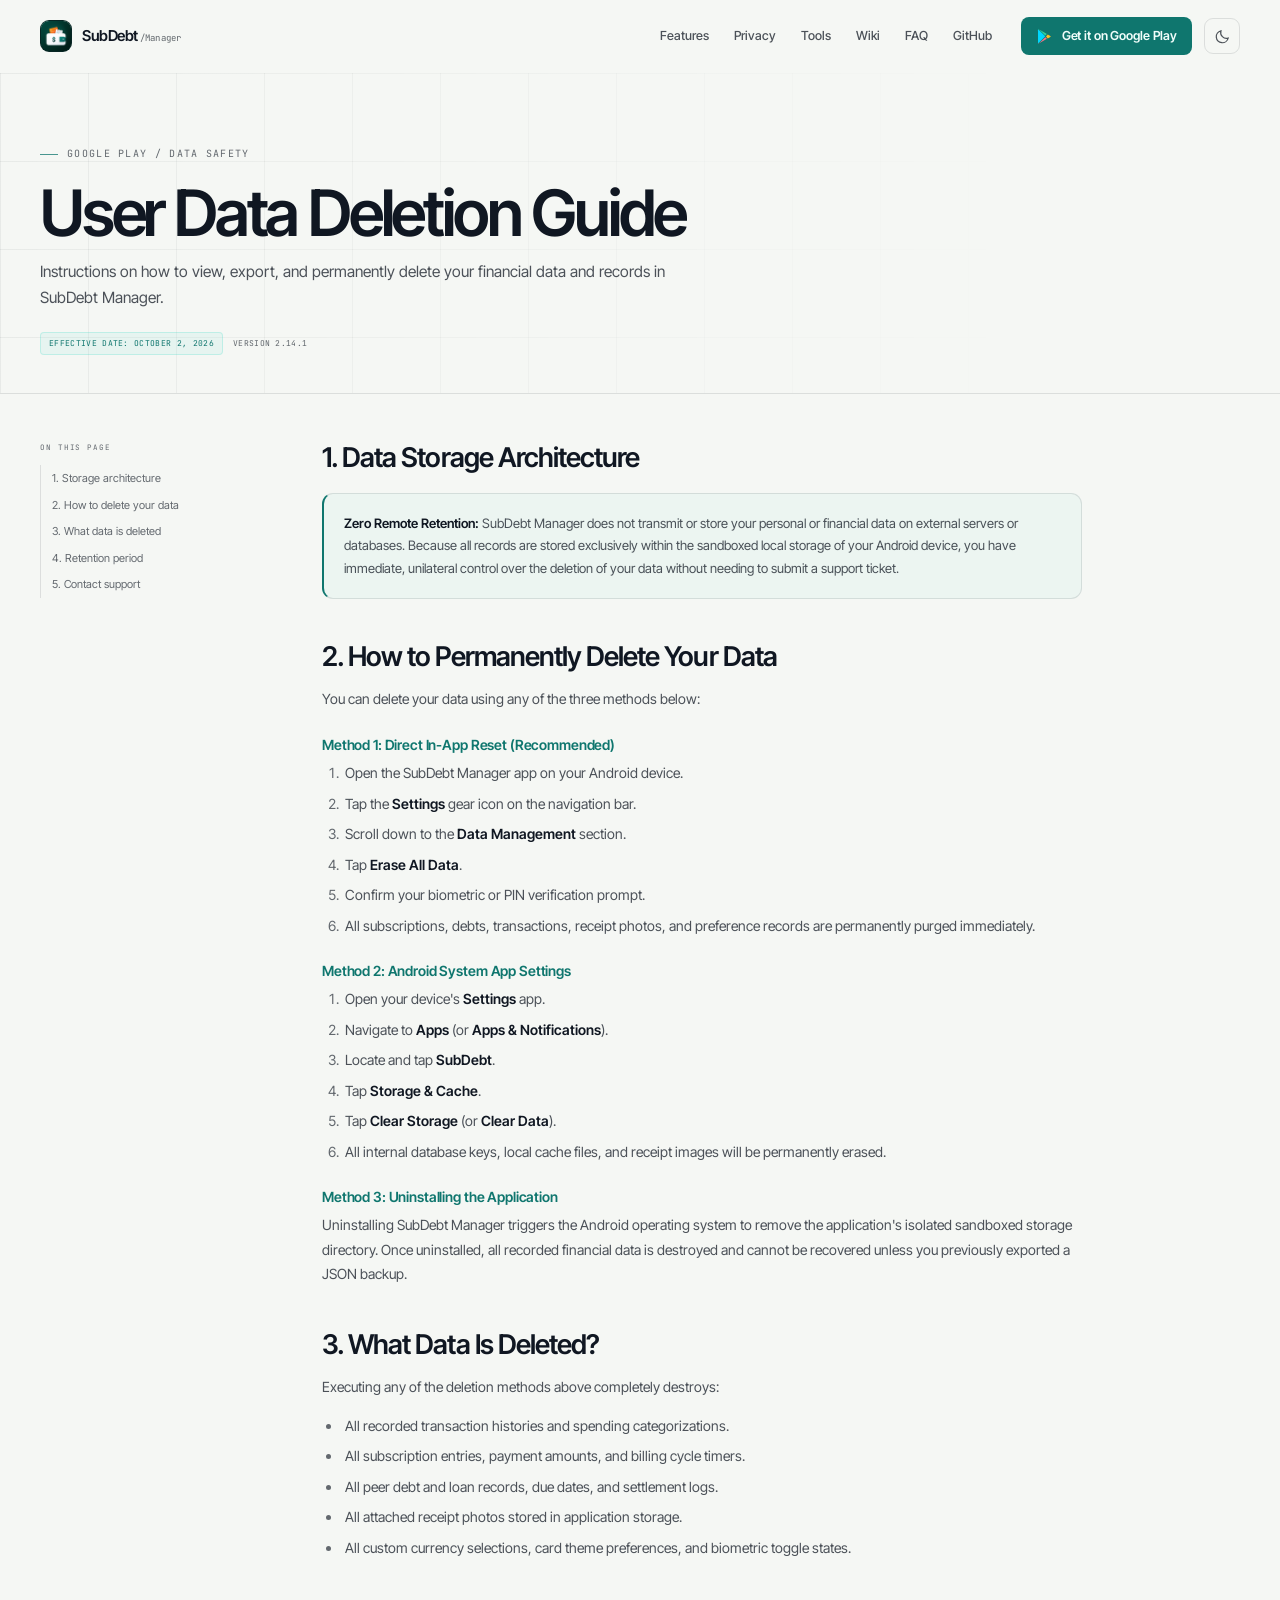
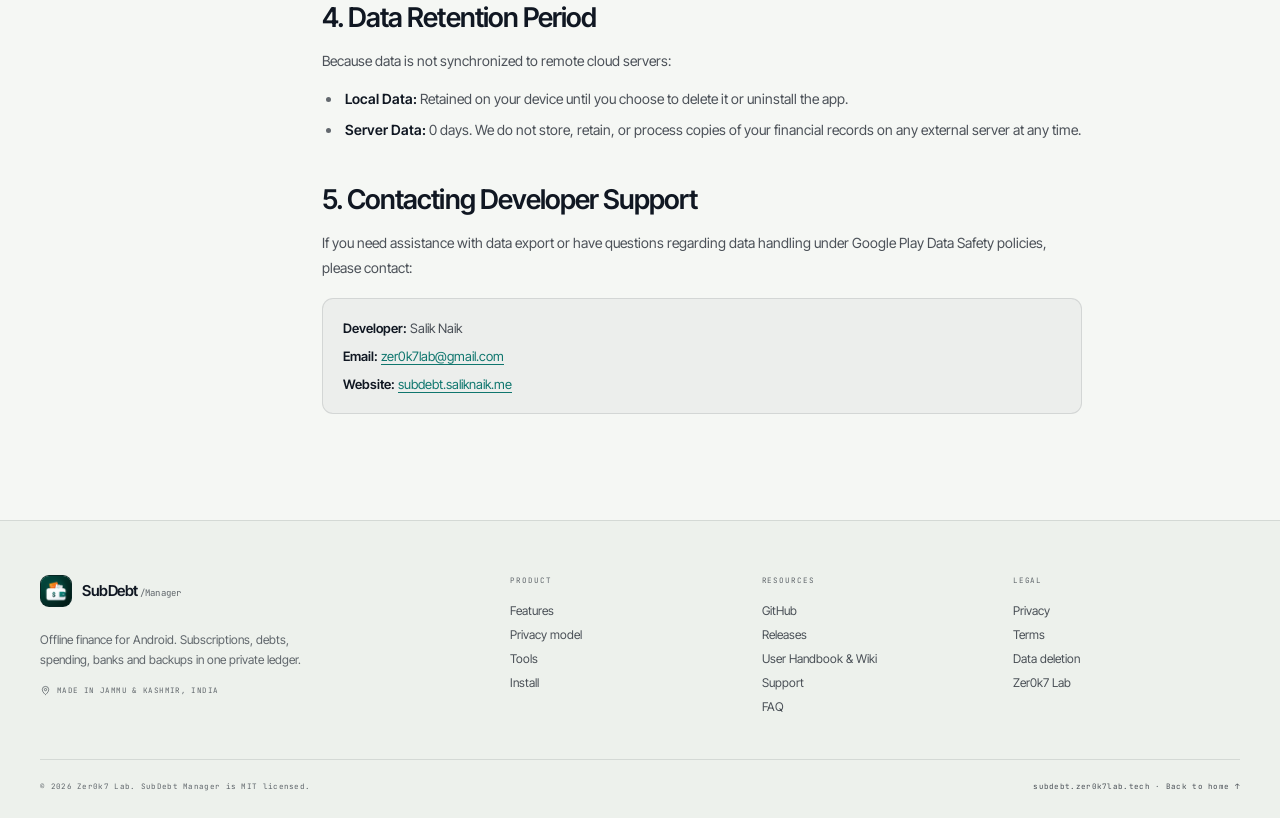
<file: data-deletion.html>
<!doctype html>
<html lang="en">
  <head>
    <meta charset="UTF-8" />
    <meta name="viewport" content="width=device-width, initial-scale=1.0" />
    <meta name="color-scheme" content="dark light" />
    <meta name="theme-color" content="#090D16" />

    <title>Data Deletion | SubDebt Manager</title>
    <meta
      name="description"
      content="Data Deletion Policy and instructions for SubDebt Manager. How to erase local financial records, receipts and preferences on Android."
    />
    <link rel="canonical" href="https://subdebt.zer0k7lab.tech/data-deletion.html" />

    <meta property="og:type" content="website" />
    <meta property="og:site_name" content="SubDebt Manager" />
    <meta property="og:title" content="Data Deletion — SubDebt Manager" />
    <meta
      property="og:description"
      content="How to permanently delete local financial records, receipts and preferences in SubDebt Manager."
    />
    <meta property="og:url" content="https://subdebt.zer0k7lab.tech/data-deletion.html" />
    <meta property="og:image" content="https://subdebt.zer0k7lab.tech/assets/img/og.png" />
    <meta property="og:image:width" content="1200" />
    <meta property="og:image:height" content="630" />
    <meta name="twitter:card" content="summary_large_image" />
    <meta name="twitter:title" content="Data Deletion — SubDebt Manager" />
    <meta
      name="twitter:description"
      content="How to permanently delete local financial records, receipts and preferences in SubDebt Manager."
    />
    <meta name="twitter:image" content="https://subdebt.zer0k7lab.tech/assets/img/og.png" />

    <link
      rel="preload"
      href="assets/fonts/inter-tight-latin.woff2"
      as="font"
      type="font/woff2"
      crossorigin
    />
    <link
      rel="preload"
      href="assets/fonts/jetbrains-mono-latin.woff2"
      as="font"
      type="font/woff2"
      crossorigin
    />
    <link rel="icon" type="image/png" href="assets/img/favicon-64.png" sizes="64x64" />
    <link rel="apple-touch-icon" href="assets/img/apple-touch-icon.png" />
    <link rel="manifest" href="site.webmanifest" />
    <link rel="stylesheet" href="styles.css" />

    <script>
      (function () {
        var root = document.documentElement;
        root.classList.add("js");
        try {
          var saved = localStorage.getItem("subdebt-theme");
          var theme =
            saved === "light" || saved === "dark"
              ? saved
              : window.matchMedia("(prefers-color-scheme: light)").matches
                ? "light"
                : "dark";
          root.dataset.theme = theme;
        } catch (error) {}
      })();
    </script>
  </head>

  <body>
    <a class="skip-link" href="#main">Skip to content</a>

    <header class="site-header" data-site-header>
      <div class="container header-inner">
        <a class="brand" href="index.html" aria-label="SubDebt Manager home">
          <span class="brand-mark" aria-hidden="true">
            <img src="assets/img/mark-128.png" width="128" height="128" alt="" />
          </span>
          <span class="brand-name">SubDebt<span class="brand-suffix">/Manager</span></span>
        </a>

        <div class="header-actions">
          <nav class="site-nav" id="site-nav" aria-label="Primary">
            <a class="nav-link" href="index.html#features">Features</a>
            <a class="nav-link" href="index.html#privacy">Privacy</a>
            <a class="nav-link" href="index.html#tools">Tools</a>
            <a class="nav-link" href="wiki.html">Wiki</a>
            <a class="nav-link" href="index.html#faq">FAQ</a>
            <a class="nav-link" href="https://github.com/zer0k7/SubDebt-Manager" target="_blank" rel="noopener noreferrer">GitHub</a>
            <a
              class="btn btn--primary btn--sm nav-cta"
              href="https://play.google.com/store/apps/details?id=com.subdebt.app"
              target="_blank"
              rel="noopener noreferrer"
            >
              <svg class="play-glyph" viewBox="0 0 24 24" aria-hidden="true">
                <path fill="#00D7FE" d="M3.4 2.1 13.1 11.8 3.4 21.5a1.4 1.4 0 0 1-.6-1.1V3.2c0-.4.2-.8.6-1.1Z" />
                <path fill="#34D399" d="M3.4 2.1c.3-.2.7-.2 1.1 0l10.9 6.2-2.3 2.3-9.7-9.7Z" />
                <path fill="#FB7185" d="M3.4 21.5c.3.2.7.2 1.1 0l10.9-6.2-2.3-2.3-9.7 9.7Z" />
                <path fill="#FBBF24" d="m16.6 9.1 3.6 2.1c.8.5.8 1.1 0 1.6l-3.6 2.1-2.5-2.9 2.5-2.9Z" />
              </svg>
              Get it on Google Play
            </a>
          </nav>

          <button class="icon-btn theme-toggle" type="button" data-theme-toggle aria-label="Switch to light theme">
            <svg class="icon-sun" viewBox="0 0 24 24" fill="none" stroke="currentColor" stroke-width="1.7" aria-hidden="true">
              <circle cx="12" cy="12" r="3.5" />
              <path d="M12 2.5v2M12 19.5v2M4.7 4.7l1.4 1.4M17.9 17.9l1.4 1.4M2.5 12h2M19.5 12h2M4.7 19.3l1.4-1.4M17.9 6.1l1.4-1.4" />
            </svg>
            <svg class="icon-moon" viewBox="0 0 24 24" fill="none" stroke="currentColor" stroke-width="1.7" aria-hidden="true">
              <path d="M20 14.2A8.2 8.2 0 0 1 9.8 4a8.5 8.5 0 1 0 10.2 10.2Z" />
            </svg>
          </button>

          <button
            class="icon-btn menu-toggle"
            type="button"
            data-nav-toggle
            aria-expanded="false"
            aria-controls="site-nav"
            aria-label="Open menu"
          >
            <svg viewBox="0 0 24 24" fill="none" stroke="currentColor" stroke-width="1.7" aria-hidden="true">
              <path d="M4 7h16M4 12h16M4 17h16" />
            </svg>
          </button>
        </div>
      </div>
    </header>

    <main id="main">
      <section class="legal-hero">
        <div class="container">
          <p class="kicker">Google Play / Data Safety</p>
          <h1>User Data Deletion Guide</h1>
          <p class="hero-copy">
            Instructions on how to view, export, and permanently delete your financial data and records in SubDebt Manager.
          </p>
          <div class="legal-meta">
            <span class="doc-badge">Effective Date: October 2, 2026</span>
            <span>Version 2.14.1</span>
          </div>
        </div>
      </section>

      <div class="container legal-layout">
        <aside class="legal-toc" aria-label="On this page">
          <p>On this page</p>
          <nav aria-label="Page sections">
            <a href="#architecture">1. Storage architecture</a>
            <a href="#delete">2. How to delete your data</a>
            <a href="#scope">3. What data is deleted</a>
            <a href="#retention">4. Retention period</a>
            <a href="#contact">5. Contact support</a>
          </nav>
        </aside>

        <article class="legal-body">
          <section id="architecture">
            <h2>1. Data Storage Architecture</h2>
            <div class="doc-card highlight">
              <p>
                <strong>Zero Remote Retention:</strong> SubDebt Manager does not transmit or store your personal or financial data on external servers or databases. Because all records are stored exclusively within the sandboxed local storage of your Android device, you have immediate, unilateral control over the deletion of your data without needing to submit a support ticket.
              </p>
            </div>
          </section>

          <section id="delete">
            <h2>2. How to Permanently Delete Your Data</h2>
            <p>
              You can delete your data using any of the three methods below:
            </p>

            <h3>Method 1: Direct In-App Reset (Recommended)</h3>
            <ol>
              <li>Open the SubDebt Manager app on your Android device.</li>
              <li>Tap the <strong>Settings</strong> gear icon on the navigation bar.</li>
              <li>Scroll down to the <strong>Data Management</strong> section.</li>
              <li>Tap <strong>Erase All Data</strong>.</li>
              <li>Confirm your biometric or PIN verification prompt.</li>
              <li>All subscriptions, debts, transactions, receipt photos, and preference records are permanently purged immediately.</li>
            </ol>

            <h3>Method 2: Android System App Settings</h3>
            <ol>
              <li>Open your device's <strong>Settings</strong> app.</li>
              <li>Navigate to <strong>Apps</strong> (or <strong>Apps &amp; Notifications</strong>).</li>
              <li>Locate and tap <strong>SubDebt</strong>.</li>
              <li>Tap <strong>Storage &amp; Cache</strong>.</li>
              <li>Tap <strong>Clear Storage</strong> (or <strong>Clear Data</strong>).</li>
              <li>All internal database keys, local cache files, and receipt images will be permanently erased.</li>
            </ol>

            <h3>Method 3: Uninstalling the Application</h3>
            <p>
              Uninstalling SubDebt Manager triggers the Android operating system to remove the application's isolated sandboxed storage directory. Once uninstalled, all recorded financial data is destroyed and cannot be recovered unless you previously exported a JSON backup.
            </p>
          </section>

          <section id="scope">
            <h2>3. What Data Is Deleted?</h2>
            <p>
              Executing any of the deletion methods above completely destroys:
            </p>
            <ul>
              <li>All recorded transaction histories and spending categorizations.</li>
              <li>All subscription entries, payment amounts, and billing cycle timers.</li>
              <li>All peer debt and loan records, due dates, and settlement logs.</li>
              <li>All attached receipt photos stored in application storage.</li>
              <li>All custom currency selections, card theme preferences, and biometric toggle states.</li>
            </ul>
          </section>

          <section id="retention">
            <h2>4. Data Retention Period</h2>
            <p>
              Because data is not synchronized to remote cloud servers:
            </p>
            <ul>
              <li><strong>Local Data:</strong> Retained on your device until you choose to delete it or uninstall the app.</li>
              <li><strong>Server Data:</strong> 0 days. We do not store, retain, or process copies of your financial records on any external server at any time.</li>
            </ul>
          </section>

          <section id="contact">
            <h2>5. Contacting Developer Support</h2>
            <p>
              If you need assistance with data export or have questions regarding data handling under Google Play Data Safety policies, please contact:
            </p>
            <div class="doc-card">
              <p><strong>Developer:</strong> Salik Naik</p>
              <p><strong>Email:</strong> <a href="mailto:zer0k7lab@gmail.com">zer0k7lab@gmail.com</a></p>
              <p><strong>Website:</strong> <a href="https://subdebt.saliknaik.me">subdebt.saliknaik.me</a></p>
            </div>
          </section>
        </article>
      </div>
    </main>

    <footer class="site-footer">
      <div class="container">
        <div class="footer-main">
          <div class="footer-brand">
            <a class="brand" href="index.html" aria-label="SubDebt Manager home">
              <span class="brand-mark" aria-hidden="true">
                <img src="assets/img/mark-128.png" width="128" height="128" alt="" />
              </span>
              <span class="brand-name">SubDebt<span class="brand-suffix">/Manager</span></span>
            </a>
            <p>
              Offline finance for Android. Subscriptions, debts, spending, banks
              and backups in one private ledger.
            </p>
            <span class="footer-location">
              <svg viewBox="0 0 24 24" fill="none" stroke="currentColor" stroke-width="1.7" aria-hidden="true">
                <path d="M12 21s7-5.1 7-11a7 7 0 1 0-14 0c0 5.9 7 11 7 11Z" />
                <circle cx="12" cy="10" r="2.5" />
              </svg>
              Made in Jammu &amp; Kashmir, India
            </span>
          </div>

          <div class="footer-cols">
            <div class="footer-col">
              <h2>Product</h2>
              <a href="index.html#features">Features</a>
              <a href="index.html#privacy">Privacy model</a>
              <a href="index.html#tools">Tools</a>
              <a href="index.html#install">Install</a>
            </div>
            <div class="footer-col">
              <h2>Resources</h2>
              <a href="https://github.com/zer0k7/SubDebt-Manager" target="_blank" rel="noopener noreferrer">GitHub</a>
              <a href="https://github.com/zer0k7/SubDebt-Manager/releases/latest" target="_blank" rel="noopener noreferrer">Releases</a>
              <a href="wiki.html">User Handbook &amp; Wiki</a>
              <a href="support.html">Support</a>
              <a href="index.html#faq">FAQ</a>
            </div>
            <div class="footer-col">
              <h2>Legal</h2>
              <a href="privacy.html">Privacy</a>
              <a href="terms.html">Terms</a>
              <a href="data-deletion.html">Data deletion</a>
              <a href="https://zer0k7lab.tech" target="_blank" rel="noopener noreferrer">Zer0k7 Lab</a>
            </div>
          </div>
        </div>

        <div class="footer-bottom">
          <p>© <span data-year>2026</span> Zer0k7 Lab. SubDebt Manager is MIT licensed.</p>
          <p>
            <a href="https://subdebt.zer0k7lab.tech">subdebt.zer0k7lab.tech</a>
            <span aria-hidden="true">·</span>
            <a href="index.html">Back to home ↑</a>
          </p>
        </div>
      </div>
    </footer>

    <script src="script.js" defer></script>
  </body>
</html>
</file>
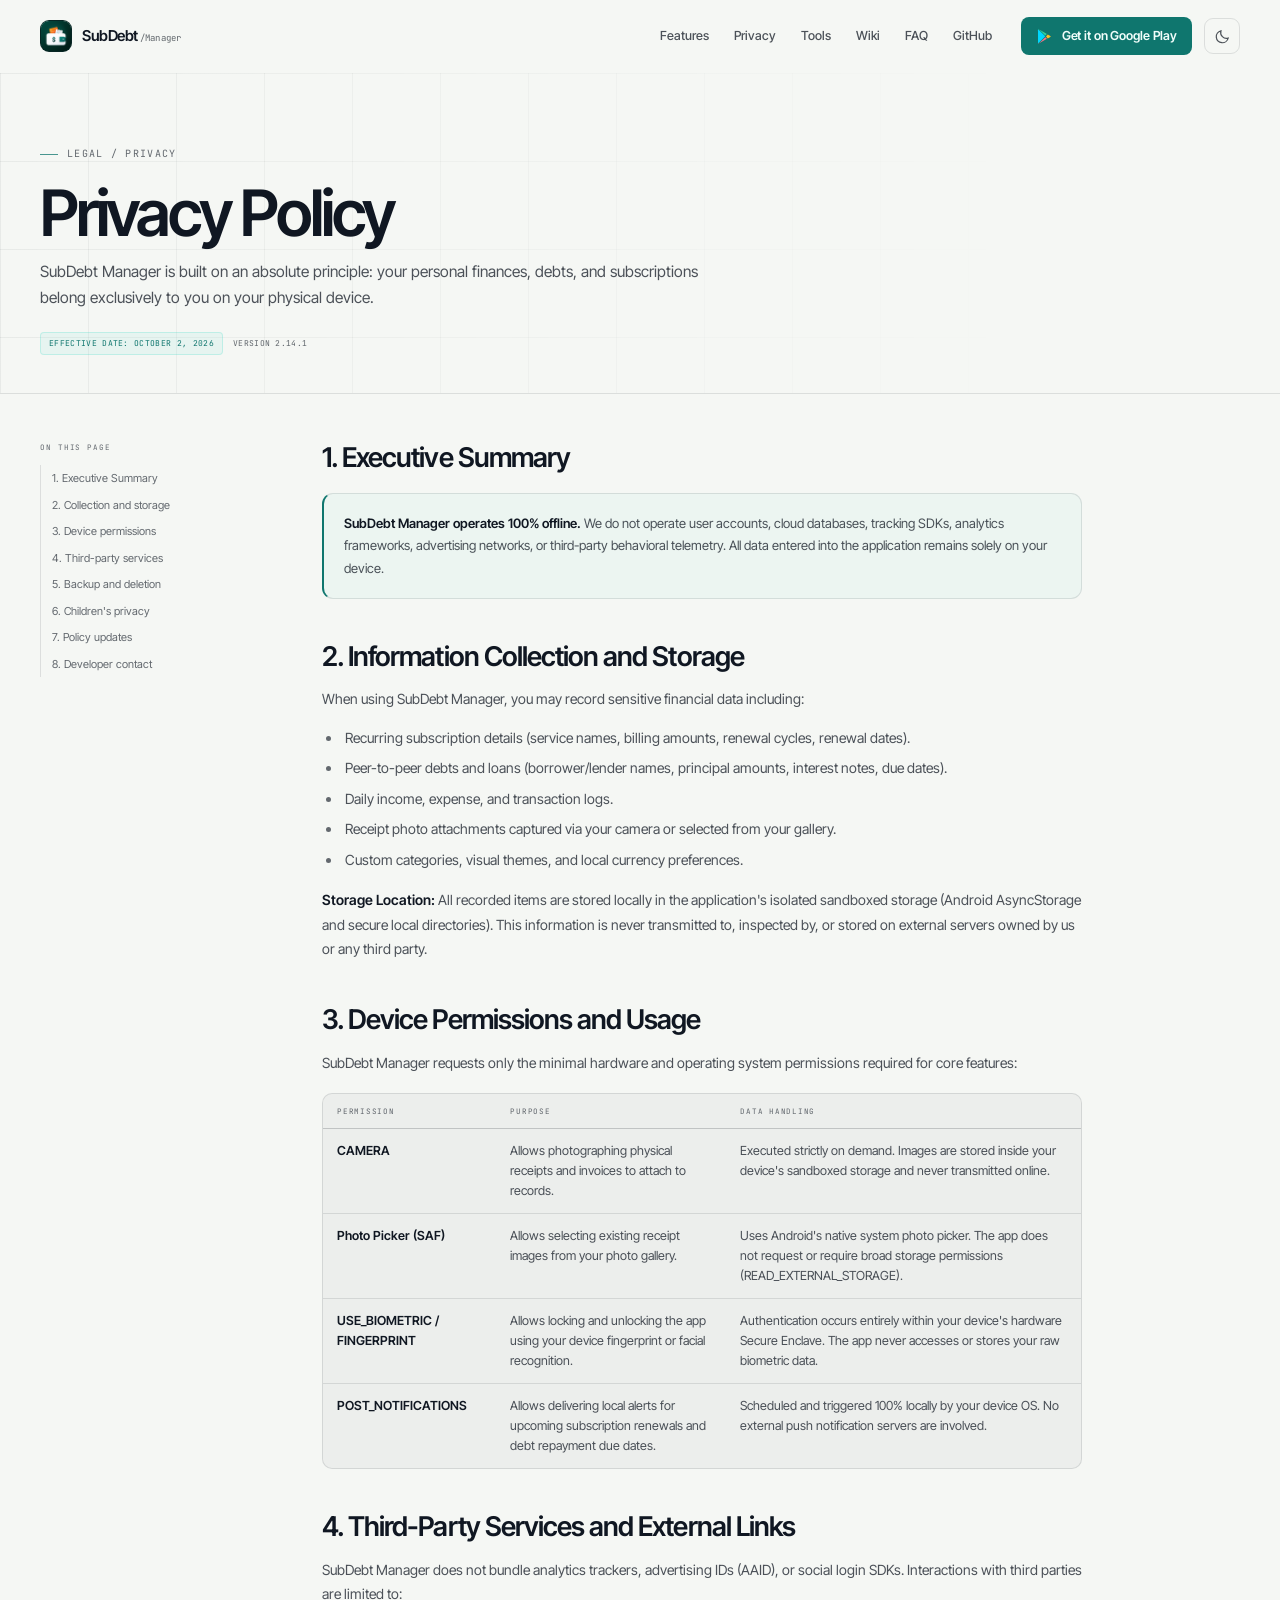
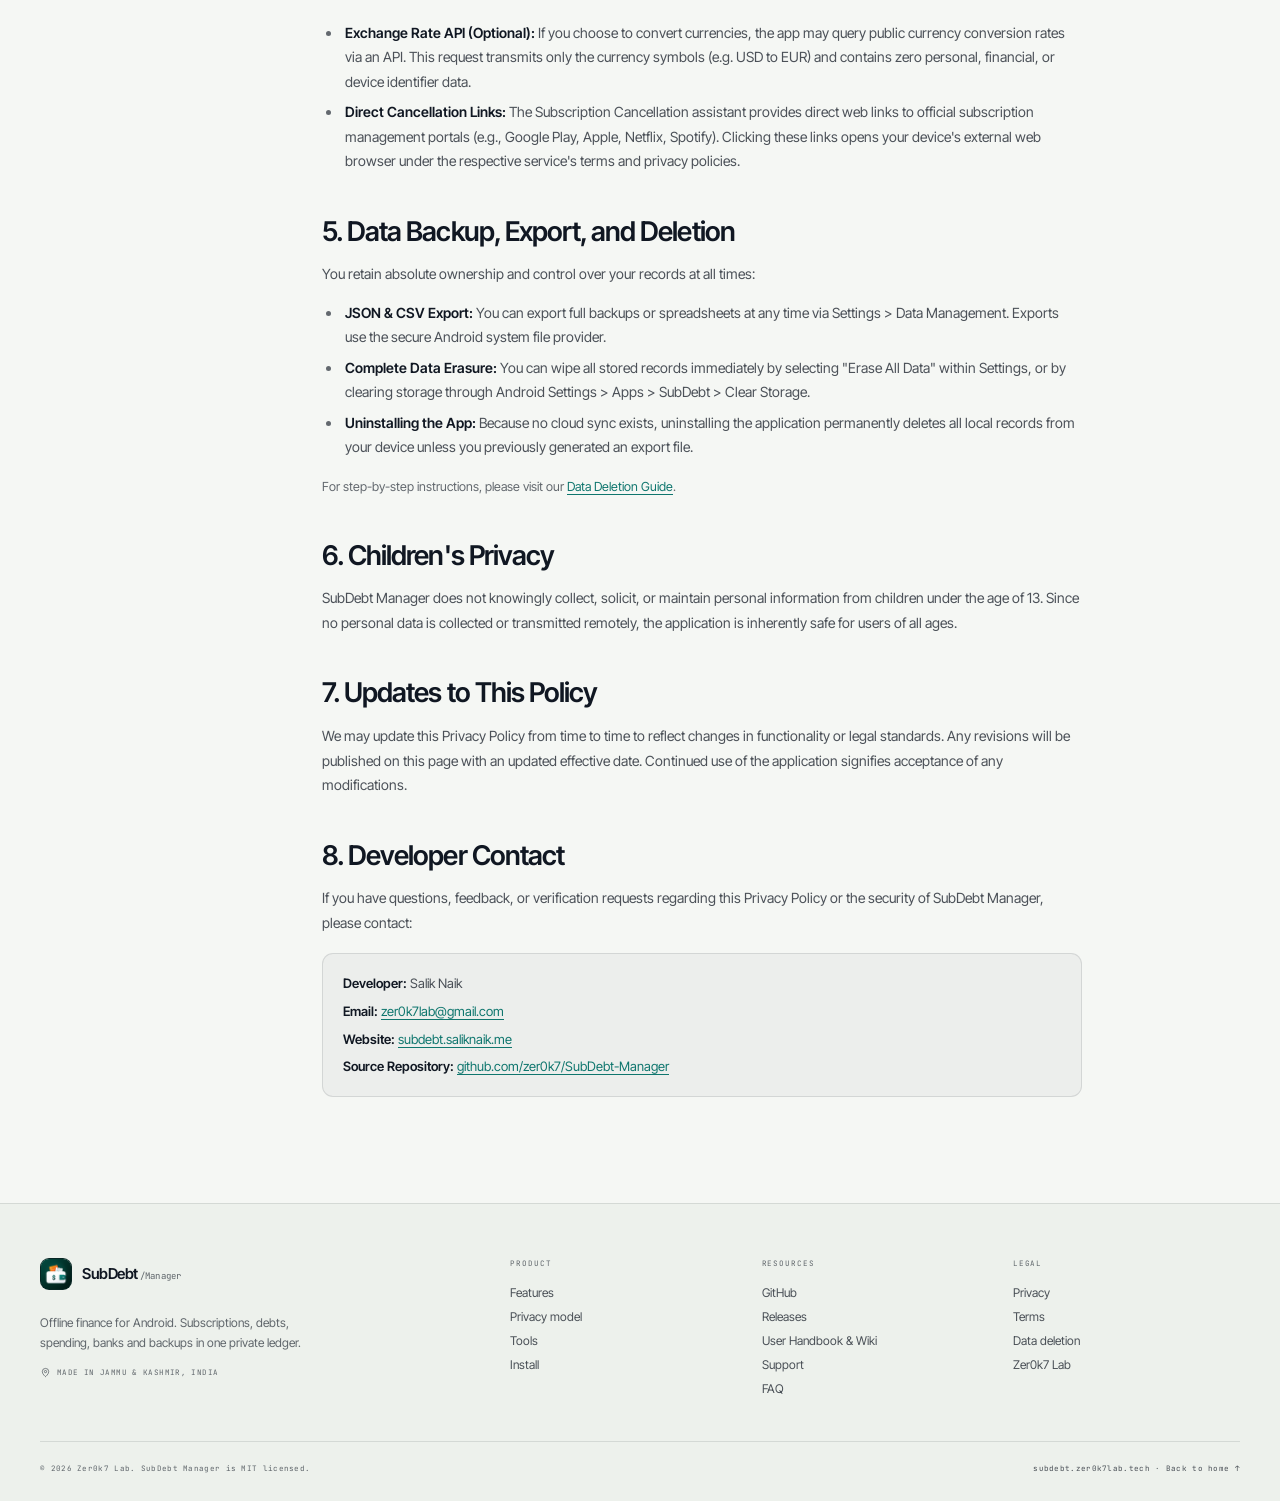
<file: privacy.html>
<!doctype html>
<html lang="en">
  <head>
    <meta charset="UTF-8" />
    <meta name="viewport" content="width=device-width, initial-scale=1.0" />
    <meta name="color-scheme" content="dark light" />
    <meta name="theme-color" content="#090D16" />

    <title>Privacy Policy | SubDebt Manager</title>
    <meta
      name="description"
      content="Privacy Policy for SubDebt Manager. Offline-first, private personal finance with no account, no analytics and no remote data collection."
    />
    <link rel="canonical" href="https://subdebt.zer0k7lab.tech/privacy.html" />

    <meta property="og:type" content="website" />
    <meta property="og:site_name" content="SubDebt Manager" />
    <meta property="og:title" content="Privacy Policy — SubDebt Manager" />
    <meta
      property="og:description"
      content="How SubDebt Manager stores financial data on-device, and the limits of its optional network access."
    />
    <meta property="og:url" content="https://subdebt.zer0k7lab.tech/privacy.html" />
    <meta property="og:image" content="https://subdebt.zer0k7lab.tech/assets/img/og.png" />
    <meta property="og:image:width" content="1200" />
    <meta property="og:image:height" content="630" />
    <meta name="twitter:card" content="summary_large_image" />
    <meta name="twitter:title" content="Privacy Policy — SubDebt Manager" />
    <meta
      name="twitter:description"
      content="How SubDebt Manager stores financial data on-device, and the limits of its optional network access."
    />
    <meta name="twitter:image" content="https://subdebt.zer0k7lab.tech/assets/img/og.png" />

    <link
      rel="preload"
      href="assets/fonts/inter-tight-latin.woff2"
      as="font"
      type="font/woff2"
      crossorigin
    />
    <link
      rel="preload"
      href="assets/fonts/jetbrains-mono-latin.woff2"
      as="font"
      type="font/woff2"
      crossorigin
    />
    <link rel="icon" type="image/png" href="assets/img/favicon-64.png" sizes="64x64" />
    <link rel="apple-touch-icon" href="assets/img/apple-touch-icon.png" />
    <link rel="manifest" href="site.webmanifest" />
    <link rel="stylesheet" href="styles.css" />

    <script>
      (function () {
        var root = document.documentElement;
        root.classList.add("js");
        try {
          var saved = localStorage.getItem("subdebt-theme");
          var theme =
            saved === "light" || saved === "dark"
              ? saved
              : window.matchMedia("(prefers-color-scheme: light)").matches
                ? "light"
                : "dark";
          root.dataset.theme = theme;
        } catch (error) {}
      })();
    </script>
  </head>

  <body>
    <a class="skip-link" href="#main">Skip to content</a>

    <header class="site-header" data-site-header>
      <div class="container header-inner">
        <a class="brand" href="index.html" aria-label="SubDebt Manager home">
          <span class="brand-mark" aria-hidden="true">
            <img src="assets/img/mark-128.png" width="128" height="128" alt="" />
          </span>
          <span class="brand-name">SubDebt<span class="brand-suffix">/Manager</span></span>
        </a>

        <div class="header-actions">
          <nav class="site-nav" id="site-nav" aria-label="Primary">
            <a class="nav-link" href="index.html#features">Features</a>
            <a class="nav-link" href="index.html#privacy">Privacy</a>
            <a class="nav-link" href="index.html#tools">Tools</a>
            <a class="nav-link" href="wiki.html">Wiki</a>
            <a class="nav-link" href="index.html#faq">FAQ</a>
            <a class="nav-link" href="https://github.com/zer0k7/SubDebt-Manager" target="_blank" rel="noopener noreferrer">GitHub</a>
            <a
              class="btn btn--primary btn--sm nav-cta"
              href="https://play.google.com/store/apps/details?id=com.subdebt.app"
              target="_blank"
              rel="noopener noreferrer"
            >
              <svg class="play-glyph" viewBox="0 0 24 24" aria-hidden="true">
                <path fill="#00D7FE" d="M3.4 2.1 13.1 11.8 3.4 21.5a1.4 1.4 0 0 1-.6-1.1V3.2c0-.4.2-.8.6-1.1Z" />
                <path fill="#34D399" d="M3.4 2.1c.3-.2.7-.2 1.1 0l10.9 6.2-2.3 2.3-9.7-9.7Z" />
                <path fill="#FB7185" d="M3.4 21.5c.3.2.7.2 1.1 0l10.9-6.2-2.3-2.3-9.7 9.7Z" />
                <path fill="#FBBF24" d="m16.6 9.1 3.6 2.1c.8.5.8 1.1 0 1.6l-3.6 2.1-2.5-2.9 2.5-2.9Z" />
              </svg>
              Get it on Google Play
            </a>
          </nav>

          <button class="icon-btn theme-toggle" type="button" data-theme-toggle aria-label="Switch to light theme">
            <svg class="icon-sun" viewBox="0 0 24 24" fill="none" stroke="currentColor" stroke-width="1.7" aria-hidden="true">
              <circle cx="12" cy="12" r="3.5" />
              <path d="M12 2.5v2M12 19.5v2M4.7 4.7l1.4 1.4M17.9 17.9l1.4 1.4M2.5 12h2M19.5 12h2M4.7 19.3l1.4-1.4M17.9 6.1l1.4-1.4" />
            </svg>
            <svg class="icon-moon" viewBox="0 0 24 24" fill="none" stroke="currentColor" stroke-width="1.7" aria-hidden="true">
              <path d="M20 14.2A8.2 8.2 0 0 1 9.8 4a8.5 8.5 0 1 0 10.2 10.2Z" />
            </svg>
          </button>

          <button
            class="icon-btn menu-toggle"
            type="button"
            data-nav-toggle
            aria-expanded="false"
            aria-controls="site-nav"
            aria-label="Open menu"
          >
            <svg viewBox="0 0 24 24" fill="none" stroke="currentColor" stroke-width="1.7" aria-hidden="true">
              <path d="M4 7h16M4 12h16M4 17h16" />
            </svg>
          </button>
        </div>
      </div>
    </header>

    <main id="main">
      <section class="legal-hero">
        <div class="container">
          <p class="kicker">Legal / Privacy</p>
          <h1>Privacy Policy</h1>
          <p class="hero-copy">
            SubDebt Manager is built on an absolute principle: your personal finances, debts, and subscriptions belong exclusively to you on your physical device.
          </p>
          <div class="legal-meta">
            <span class="doc-badge">Effective Date: October 2, 2026</span>
            <span>Version 2.14.1</span>
          </div>
        </div>
      </section>

      <div class="container legal-layout">
        <aside class="legal-toc" aria-label="On this page">
          <p>On this page</p>
          <nav aria-label="Page sections">
            <a href="#summary">1. Executive Summary</a>
            <a href="#collection">2. Collection and storage</a>
            <a href="#permissions">3. Device permissions</a>
            <a href="#third-parties">4. Third-party services</a>
            <a href="#backup">5. Backup and deletion</a>
            <a href="#children">6. Children's privacy</a>
            <a href="#updates">7. Policy updates</a>
            <a href="#contact">8. Developer contact</a>
          </nav>
        </aside>

        <article class="legal-body">
          <section id="summary">
            <h2>1. Executive Summary</h2>
            <div class="doc-card highlight">
              <p>
                <strong>SubDebt Manager operates 100% offline.</strong> We do not operate user accounts, cloud databases, tracking SDKs, analytics frameworks, advertising networks, or third-party behavioral telemetry. All data entered into the application remains solely on your device.
              </p>
            </div>
          </section>

          <section id="collection">
            <h2>2. Information Collection and Storage</h2>
            <p>
              When using SubDebt Manager, you may record sensitive financial data including:
            </p>
            <ul>
              <li>Recurring subscription details (service names, billing amounts, renewal cycles, renewal dates).</li>
              <li>Peer-to-peer debts and loans (borrower/lender names, principal amounts, interest notes, due dates).</li>
              <li>Daily income, expense, and transaction logs.</li>
              <li>Receipt photo attachments captured via your camera or selected from your gallery.</li>
              <li>Custom categories, visual themes, and local currency preferences.</li>
            </ul>
            <p>
              <strong>Storage Location:</strong> All recorded items are stored locally in the application's isolated sandboxed storage (Android AsyncStorage and secure local directories). This information is never transmitted to, inspected by, or stored on external servers owned by us or any third party.
            </p>
          </section>

          <section id="permissions">
            <h2>3. Device Permissions and Usage</h2>
            <p>
              SubDebt Manager requests only the minimal hardware and operating system permissions required for core features:
            </p>
            <div class="table-responsive" role="region" aria-label="Device permissions and data handling" tabindex="0">
              <table class="doc-table">
                <thead>
                  <tr>
                    <th>Permission</th>
                    <th>Purpose</th>
                    <th>Data Handling</th>
                  </tr>
                </thead>
                <tbody>
                  <tr>
                    <td><strong>CAMERA</strong></td>
                    <td>Allows photographing physical receipts and invoices to attach to records.</td>
                    <td>Executed strictly on demand. Images are stored inside your device's sandboxed storage and never transmitted online.</td>
                  </tr>
                  <tr>
                    <td><strong>Photo Picker (SAF)</strong></td>
                    <td>Allows selecting existing receipt images from your photo gallery.</td>
                    <td>Uses Android's native system photo picker. The app does not request or require broad storage permissions (READ_EXTERNAL_STORAGE).</td>
                  </tr>
                  <tr>
                    <td><strong>USE_BIOMETRIC / FINGERPRINT</strong></td>
                    <td>Allows locking and unlocking the app using your device fingerprint or facial recognition.</td>
                    <td>Authentication occurs entirely within your device's hardware Secure Enclave. The app never accesses or stores your raw biometric data.</td>
                  </tr>
                  <tr>
                    <td><strong>POST_NOTIFICATIONS</strong></td>
                    <td>Allows delivering local alerts for upcoming subscription renewals and debt repayment due dates.</td>
                    <td>Scheduled and triggered 100% locally by your device OS. No external push notification servers are involved.</td>
                  </tr>
                </tbody>
              </table>
            </div>
          </section>

          <section id="third-parties">
            <h2>4. Third-Party Services and External Links</h2>
            <p>
              SubDebt Manager does not bundle analytics trackers, advertising IDs (AAID), or social login SDKs. Interactions with third parties are limited to:
            </p>
            <ul>
              <li>
                <strong>Exchange Rate API (Optional):</strong> If you choose to convert currencies, the app may query public currency conversion rates via an API. This request transmits only the currency symbols (e.g. USD to EUR) and contains zero personal, financial, or device identifier data.
              </li>
              <li>
                <strong>Direct Cancellation Links:</strong> The Subscription Cancellation assistant provides direct web links to official subscription management portals (e.g., Google Play, Apple, Netflix, Spotify). Clicking these links opens your device's external web browser under the respective service's terms and privacy policies.
              </li>
            </ul>
          </section>

          <section id="backup">
            <h2>5. Data Backup, Export, and Deletion</h2>
            <p>
              You retain absolute ownership and control over your records at all times:
            </p>
            <ul>
              <li><strong>JSON &amp; CSV Export:</strong> You can export full backups or spreadsheets at any time via Settings &gt; Data Management. Exports use the secure Android system file provider.</li>
              <li><strong>Complete Data Erasure:</strong> You can wipe all stored records immediately by selecting "Erase All Data" within Settings, or by clearing storage through Android Settings &gt; Apps &gt; SubDebt &gt; Clear Storage.</li>
              <li><strong>Uninstalling the App:</strong> Because no cloud sync exists, uninstalling the application permanently deletes all local records from your device unless you previously generated an export file.</li>
            </ul>
            <p class="subdued">
              For step-by-step instructions, please visit our <a href="data-deletion.html">Data Deletion Guide</a>.
            </p>
          </section>

          <section id="children">
            <h2>6. Children's Privacy</h2>
            <p>
              SubDebt Manager does not knowingly collect, solicit, or maintain personal information from children under the age of 13. Since no personal data is collected or transmitted remotely, the application is inherently safe for users of all ages.
            </p>
          </section>

          <section id="updates">
            <h2>7. Updates to This Policy</h2>
            <p>
              We may update this Privacy Policy from time to time to reflect changes in functionality or legal standards. Any revisions will be published on this page with an updated effective date. Continued use of the application signifies acceptance of any modifications.
            </p>
          </section>

          <section id="contact">
            <h2>8. Developer Contact</h2>
            <p>
              If you have questions, feedback, or verification requests regarding this Privacy Policy or the security of SubDebt Manager, please contact:
            </p>
            <div class="doc-card">
              <p><strong>Developer:</strong> Salik Naik</p>
              <p><strong>Email:</strong> <a href="mailto:zer0k7lab@gmail.com">zer0k7lab@gmail.com</a></p>
              <p><strong>Website:</strong> <a href="https://subdebt.saliknaik.me">subdebt.saliknaik.me</a></p>
              <p><strong>Source Repository:</strong> <a href="https://github.com/zer0k7/SubDebt-Manager" target="_blank" rel="noreferrer">github.com/zer0k7/SubDebt-Manager</a></p>
            </div>
          </section>
        </article>
      </div>
    </main>

    <footer class="site-footer">
      <div class="container">
        <div class="footer-main">
          <div class="footer-brand">
            <a class="brand" href="index.html" aria-label="SubDebt Manager home">
              <span class="brand-mark" aria-hidden="true">
                <img src="assets/img/mark-128.png" width="128" height="128" alt="" />
              </span>
              <span class="brand-name">SubDebt<span class="brand-suffix">/Manager</span></span>
            </a>
            <p>
              Offline finance for Android. Subscriptions, debts, spending, banks
              and backups in one private ledger.
            </p>
            <span class="footer-location">
              <svg viewBox="0 0 24 24" fill="none" stroke="currentColor" stroke-width="1.7" aria-hidden="true">
                <path d="M12 21s7-5.1 7-11a7 7 0 1 0-14 0c0 5.9 7 11 7 11Z" />
                <circle cx="12" cy="10" r="2.5" />
              </svg>
              Made in Jammu &amp; Kashmir, India
            </span>
          </div>

          <div class="footer-cols">
            <div class="footer-col">
              <h2>Product</h2>
              <a href="index.html#features">Features</a>
              <a href="index.html#privacy">Privacy model</a>
              <a href="index.html#tools">Tools</a>
              <a href="index.html#install">Install</a>
            </div>
            <div class="footer-col">
              <h2>Resources</h2>
              <a href="https://github.com/zer0k7/SubDebt-Manager" target="_blank" rel="noopener noreferrer">GitHub</a>
              <a href="https://github.com/zer0k7/SubDebt-Manager/releases/latest" target="_blank" rel="noopener noreferrer">Releases</a>
              <a href="wiki.html">User Handbook &amp; Wiki</a>
              <a href="support.html">Support</a>
              <a href="index.html#faq">FAQ</a>
            </div>
            <div class="footer-col">
              <h2>Legal</h2>
              <a href="privacy.html">Privacy</a>
              <a href="terms.html">Terms</a>
              <a href="data-deletion.html">Data deletion</a>
              <a href="https://zer0k7lab.tech" target="_blank" rel="noopener noreferrer">Zer0k7 Lab</a>
            </div>
          </div>
        </div>

        <div class="footer-bottom">
          <p>© <span data-year>2026</span> Zer0k7 Lab. SubDebt Manager is MIT licensed.</p>
          <p>
            <a href="https://subdebt.zer0k7lab.tech">subdebt.zer0k7lab.tech</a>
            <span aria-hidden="true">·</span>
            <a href="index.html">Back to home ↑</a>
          </p>
        </div>
      </div>
    </footer>

    <script src="script.js" defer></script>
  </body>
</html>
</file>
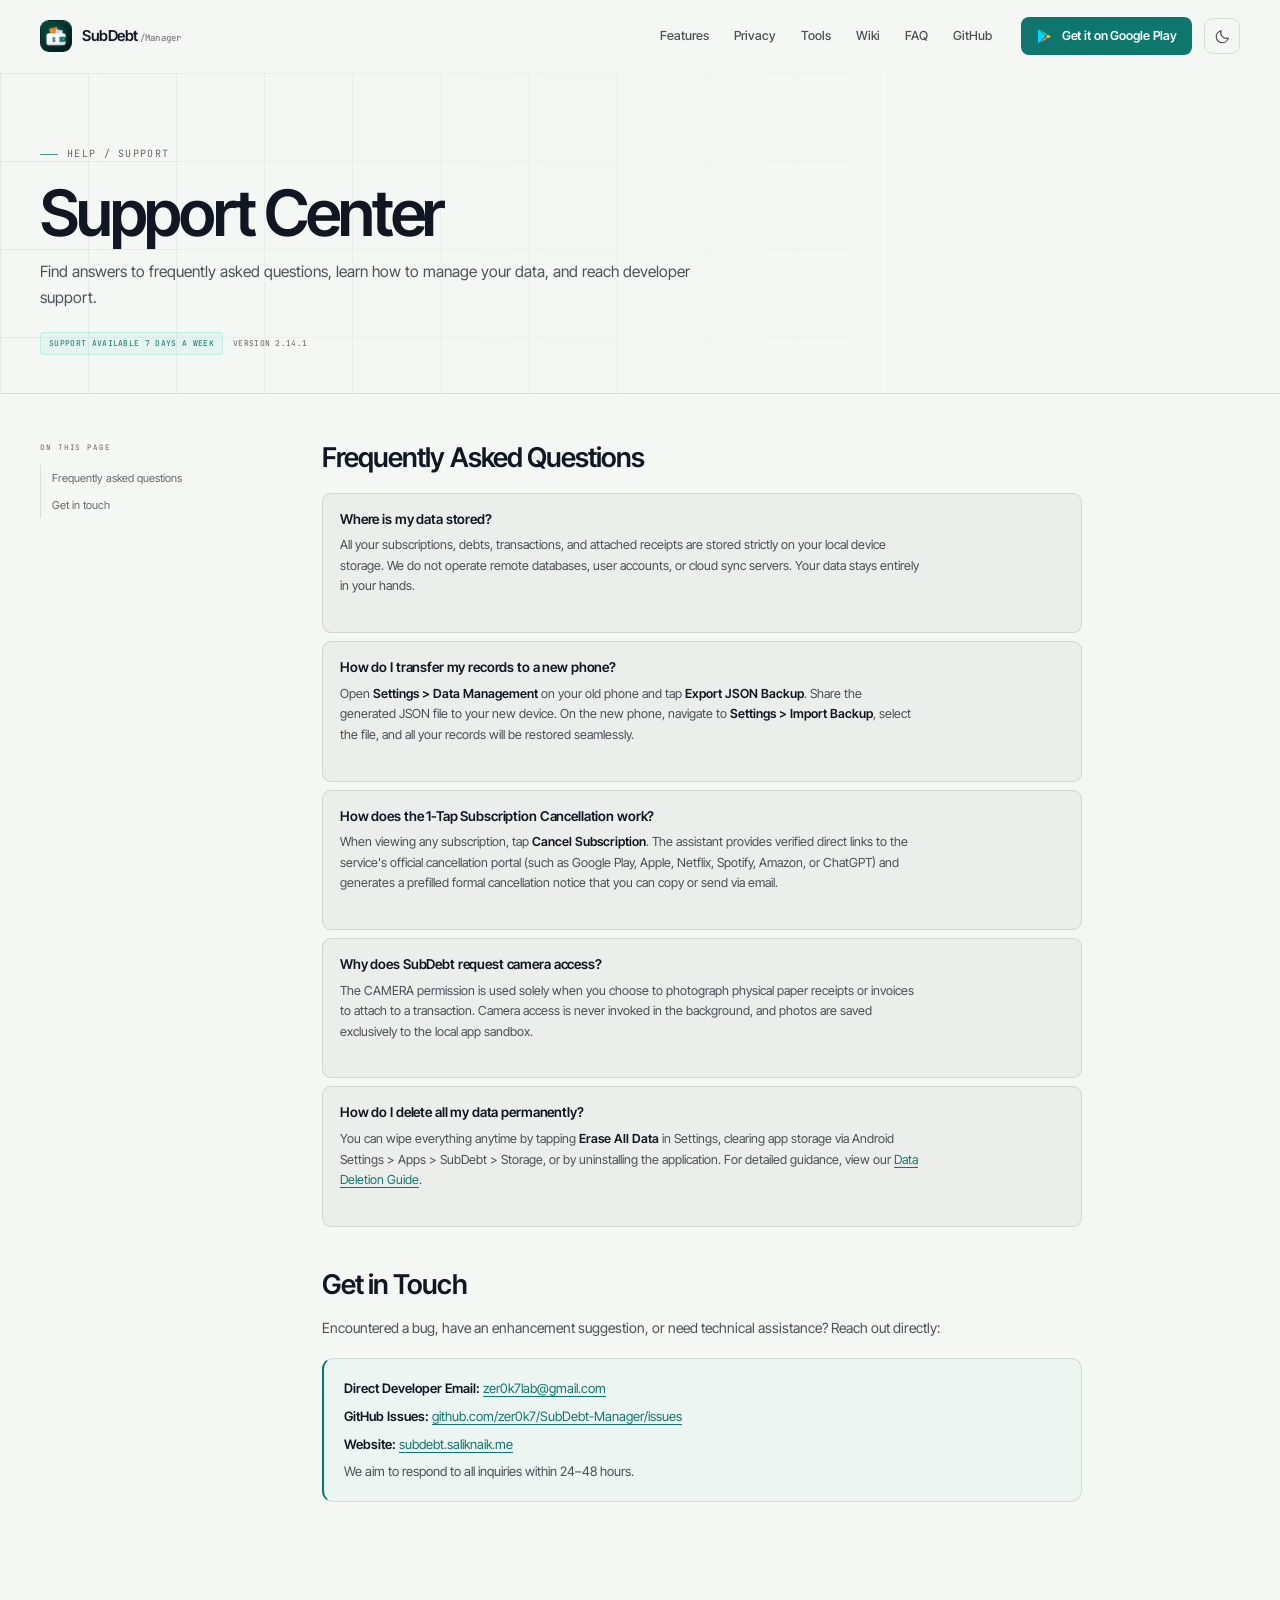
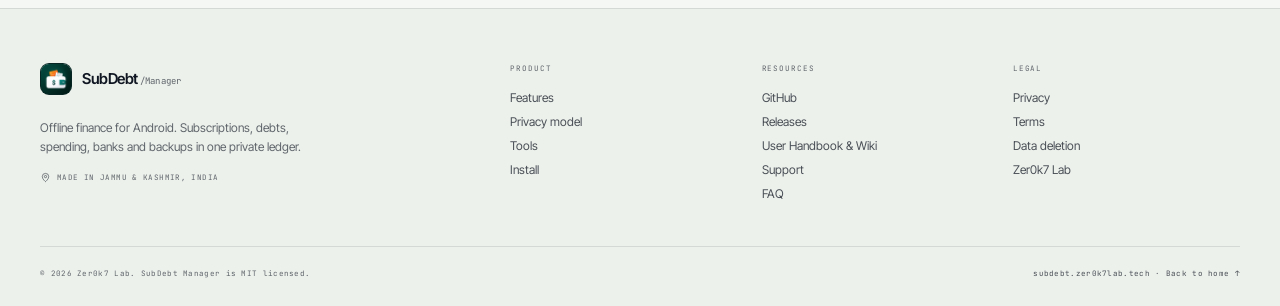
<file: support.html>
<!doctype html>
<html lang="en">
  <head>
    <meta charset="UTF-8" />
    <meta name="viewport" content="width=device-width, initial-scale=1.0" />
    <meta name="color-scheme" content="dark light" />
    <meta name="theme-color" content="#090D16" />

    <title>Support &amp; FAQ | SubDebt Manager</title>
    <meta
      name="description"
      content="Support, frequently asked questions and contact channels for SubDebt Manager, the offline Android finance app."
    />
    <link rel="canonical" href="https://subdebt.zer0k7lab.tech/support.html" />

    <meta property="og:type" content="website" />
    <meta property="og:site_name" content="SubDebt Manager" />
    <meta property="og:title" content="Support &amp; FAQ — SubDebt Manager" />
    <meta
      property="og:description"
      content="Answers about local storage, backups, cancellation links, permissions and permanent data deletion."
    />
    <meta property="og:url" content="https://subdebt.zer0k7lab.tech/support.html" />
    <meta property="og:image" content="https://subdebt.zer0k7lab.tech/assets/img/og.png" />
    <meta property="og:image:width" content="1200" />
    <meta property="og:image:height" content="630" />
    <meta name="twitter:card" content="summary_large_image" />
    <meta name="twitter:title" content="Support &amp; FAQ — SubDebt Manager" />
    <meta
      name="twitter:description"
      content="Answers about local storage, backups, cancellation links, permissions and permanent data deletion."
    />
    <meta name="twitter:image" content="https://subdebt.zer0k7lab.tech/assets/img/og.png" />

    <link
      rel="preload"
      href="assets/fonts/inter-tight-latin.woff2"
      as="font"
      type="font/woff2"
      crossorigin
    />
    <link
      rel="preload"
      href="assets/fonts/jetbrains-mono-latin.woff2"
      as="font"
      type="font/woff2"
      crossorigin
    />
    <link rel="icon" type="image/png" href="assets/img/favicon-64.png" sizes="64x64" />
    <link rel="apple-touch-icon" href="assets/img/apple-touch-icon.png" />
    <link rel="manifest" href="site.webmanifest" />
    <link rel="stylesheet" href="styles.css" />

    <script>
      (function () {
        var root = document.documentElement;
        root.classList.add("js");
        try {
          var saved = localStorage.getItem("subdebt-theme");
          var theme =
            saved === "light" || saved === "dark"
              ? saved
              : window.matchMedia("(prefers-color-scheme: light)").matches
                ? "light"
                : "dark";
          root.dataset.theme = theme;
        } catch (error) {}
      })();
    </script>
  </head>

  <body>
    <a class="skip-link" href="#main">Skip to content</a>

    <header class="site-header" data-site-header>
      <div class="container header-inner">
        <a class="brand" href="index.html" aria-label="SubDebt Manager home">
          <span class="brand-mark" aria-hidden="true">
            <img src="assets/img/mark-128.png" width="128" height="128" alt="" />
          </span>
          <span class="brand-name">SubDebt<span class="brand-suffix">/Manager</span></span>
        </a>

        <div class="header-actions">
          <nav class="site-nav" id="site-nav" aria-label="Primary">
            <a class="nav-link" href="index.html#features">Features</a>
            <a class="nav-link" href="index.html#privacy">Privacy</a>
            <a class="nav-link" href="index.html#tools">Tools</a>
            <a class="nav-link" href="wiki.html">Wiki</a>
            <a class="nav-link" href="index.html#faq">FAQ</a>
            <a class="nav-link" href="https://github.com/zer0k7/SubDebt-Manager" target="_blank" rel="noopener noreferrer">GitHub</a>
            <a
              class="btn btn--primary btn--sm nav-cta"
              href="https://play.google.com/store/apps/details?id=com.subdebt.app"
              target="_blank"
              rel="noopener noreferrer"
            >
              <svg class="play-glyph" viewBox="0 0 24 24" aria-hidden="true">
                <path fill="#00D7FE" d="M3.4 2.1 13.1 11.8 3.4 21.5a1.4 1.4 0 0 1-.6-1.1V3.2c0-.4.2-.8.6-1.1Z" />
                <path fill="#34D399" d="M3.4 2.1c.3-.2.7-.2 1.1 0l10.9 6.2-2.3 2.3-9.7-9.7Z" />
                <path fill="#FB7185" d="M3.4 21.5c.3.2.7.2 1.1 0l10.9-6.2-2.3-2.3-9.7 9.7Z" />
                <path fill="#FBBF24" d="m16.6 9.1 3.6 2.1c.8.5.8 1.1 0 1.6l-3.6 2.1-2.5-2.9 2.5-2.9Z" />
              </svg>
              Get it on Google Play
            </a>
          </nav>

          <button class="icon-btn theme-toggle" type="button" data-theme-toggle aria-label="Switch to light theme">
            <svg class="icon-sun" viewBox="0 0 24 24" fill="none" stroke="currentColor" stroke-width="1.7" aria-hidden="true">
              <circle cx="12" cy="12" r="3.5" />
              <path d="M12 2.5v2M12 19.5v2M4.7 4.7l1.4 1.4M17.9 17.9l1.4 1.4M2.5 12h2M19.5 12h2M4.7 19.3l1.4-1.4M17.9 6.1l1.4-1.4" />
            </svg>
            <svg class="icon-moon" viewBox="0 0 24 24" fill="none" stroke="currentColor" stroke-width="1.7" aria-hidden="true">
              <path d="M20 14.2A8.2 8.2 0 0 1 9.8 4a8.5 8.5 0 1 0 10.2 10.2Z" />
            </svg>
          </button>

          <button
            class="icon-btn menu-toggle"
            type="button"
            data-nav-toggle
            aria-expanded="false"
            aria-controls="site-nav"
            aria-label="Open menu"
          >
            <svg viewBox="0 0 24 24" fill="none" stroke="currentColor" stroke-width="1.7" aria-hidden="true">
              <path d="M4 7h16M4 12h16M4 17h16" />
            </svg>
          </button>
        </div>
      </div>
    </header>

    <main id="main">
      <section class="legal-hero">
        <div class="container">
          <p class="kicker">Help / Support</p>
          <h1>Support Center</h1>
          <p class="hero-copy">
            Find answers to frequently asked questions, learn how to manage your data, and reach developer support.
          </p>
          <div class="legal-meta">
            <span class="doc-badge">Support Available 7 Days a Week</span>
            <span>Version 2.14.1</span>
          </div>
        </div>
      </section>

      <div class="container legal-layout">
        <aside class="legal-toc" aria-label="On this page">
          <p>On this page</p>
          <nav aria-label="Page sections">
            <a href="#faq">Frequently asked questions</a>
            <a href="#contact">Get in touch</a>
          </nav>
        </aside>

        <article class="legal-body">
          <section id="faq">
            <h2>Frequently Asked Questions</h2>

            <div class="faq-stack">
              <div class="faq-card">
                <div class="faq-question">Where is my data stored?</div>
                <p class="faq-answer">
                  All your subscriptions, debts, transactions, and attached receipts are stored strictly on your local device storage. We do not operate remote databases, user accounts, or cloud sync servers. Your data stays entirely in your hands.
                </p>
              </div>

              <div class="faq-card">
                <div class="faq-question">How do I transfer my records to a new phone?</div>
                <p class="faq-answer">
                  Open <strong>Settings &gt; Data Management</strong> on your old phone and tap <strong>Export JSON Backup</strong>. Share the generated JSON file to your new device. On the new phone, navigate to <strong>Settings &gt; Import Backup</strong>, select the file, and all your records will be restored seamlessly.
                </p>
              </div>

              <div class="faq-card">
                <div class="faq-question">How does the 1-Tap Subscription Cancellation work?</div>
                <p class="faq-answer">
                  When viewing any subscription, tap <strong>Cancel Subscription</strong>. The assistant provides verified direct links to the service's official cancellation portal (such as Google Play, Apple, Netflix, Spotify, Amazon, or ChatGPT) and generates a prefilled formal cancellation notice that you can copy or send via email.
                </p>
              </div>

              <div class="faq-card">
                <div class="faq-question">Why does SubDebt request camera access?</div>
                <p class="faq-answer">
                  The CAMERA permission is used solely when you choose to photograph physical paper receipts or invoices to attach to a transaction. Camera access is never invoked in the background, and photos are saved exclusively to the local app sandbox.
                </p>
              </div>

              <div class="faq-card">
                <div class="faq-question">How do I delete all my data permanently?</div>
                <p class="faq-answer">
                  You can wipe everything anytime by tapping <strong>Erase All Data</strong> in Settings, clearing app storage via Android Settings &gt; Apps &gt; SubDebt &gt; Storage, or by uninstalling the application. For detailed guidance, view our <a href="data-deletion.html">Data Deletion Guide</a>.
                </p>
              </div>
            </div>
          </section>

          <section id="contact">
            <h2>Get in Touch</h2>
            <p>
              Encountered a bug, have an enhancement suggestion, or need technical assistance? Reach out directly:
            </p>
            <div class="doc-card highlight">
              <p><strong>Direct Developer Email:</strong> <a href="mailto:zer0k7lab@gmail.com">zer0k7lab@gmail.com</a></p>
              <p><strong>GitHub Issues:</strong> <a href="https://github.com/zer0k7/SubDebt-Manager/issues" target="_blank" rel="noreferrer">github.com/zer0k7/SubDebt-Manager/issues</a></p>
              <p><strong>Website:</strong> <a href="https://subdebt.saliknaik.me">subdebt.saliknaik.me</a></p>
              <p>We aim to respond to all inquiries within 24–48 hours.</p>
            </div>
          </section>
        </article>
      </div>
    </main>

    <footer class="site-footer">
      <div class="container">
        <div class="footer-main">
          <div class="footer-brand">
            <a class="brand" href="index.html" aria-label="SubDebt Manager home">
              <span class="brand-mark" aria-hidden="true">
                <img src="assets/img/mark-128.png" width="128" height="128" alt="" />
              </span>
              <span class="brand-name">SubDebt<span class="brand-suffix">/Manager</span></span>
            </a>
            <p>
              Offline finance for Android. Subscriptions, debts, spending, banks
              and backups in one private ledger.
            </p>
            <span class="footer-location">
              <svg viewBox="0 0 24 24" fill="none" stroke="currentColor" stroke-width="1.7" aria-hidden="true">
                <path d="M12 21s7-5.1 7-11a7 7 0 1 0-14 0c0 5.9 7 11 7 11Z" />
                <circle cx="12" cy="10" r="2.5" />
              </svg>
              Made in Jammu &amp; Kashmir, India
            </span>
          </div>

          <div class="footer-cols">
            <div class="footer-col">
              <h2>Product</h2>
              <a href="index.html#features">Features</a>
              <a href="index.html#privacy">Privacy model</a>
              <a href="index.html#tools">Tools</a>
              <a href="index.html#install">Install</a>
            </div>
            <div class="footer-col">
              <h2>Resources</h2>
              <a href="https://github.com/zer0k7/SubDebt-Manager" target="_blank" rel="noopener noreferrer">GitHub</a>
              <a href="https://github.com/zer0k7/SubDebt-Manager/releases/latest" target="_blank" rel="noopener noreferrer">Releases</a>
              <a href="wiki.html">User Handbook &amp; Wiki</a>
              <a href="support.html">Support</a>
              <a href="index.html#faq">FAQ</a>
            </div>
            <div class="footer-col">
              <h2>Legal</h2>
              <a href="privacy.html">Privacy</a>
              <a href="terms.html">Terms</a>
              <a href="data-deletion.html">Data deletion</a>
              <a href="https://zer0k7lab.tech" target="_blank" rel="noopener noreferrer">Zer0k7 Lab</a>
            </div>
          </div>
        </div>

        <div class="footer-bottom">
          <p>© <span data-year>2026</span> Zer0k7 Lab. SubDebt Manager is MIT licensed.</p>
          <p>
            <a href="https://subdebt.zer0k7lab.tech">subdebt.zer0k7lab.tech</a>
            <span aria-hidden="true">·</span>
            <a href="index.html">Back to home ↑</a>
          </p>
        </div>
      </div>
    </footer>

    <script src="script.js" defer></script>
  </body>
</html>
</file>
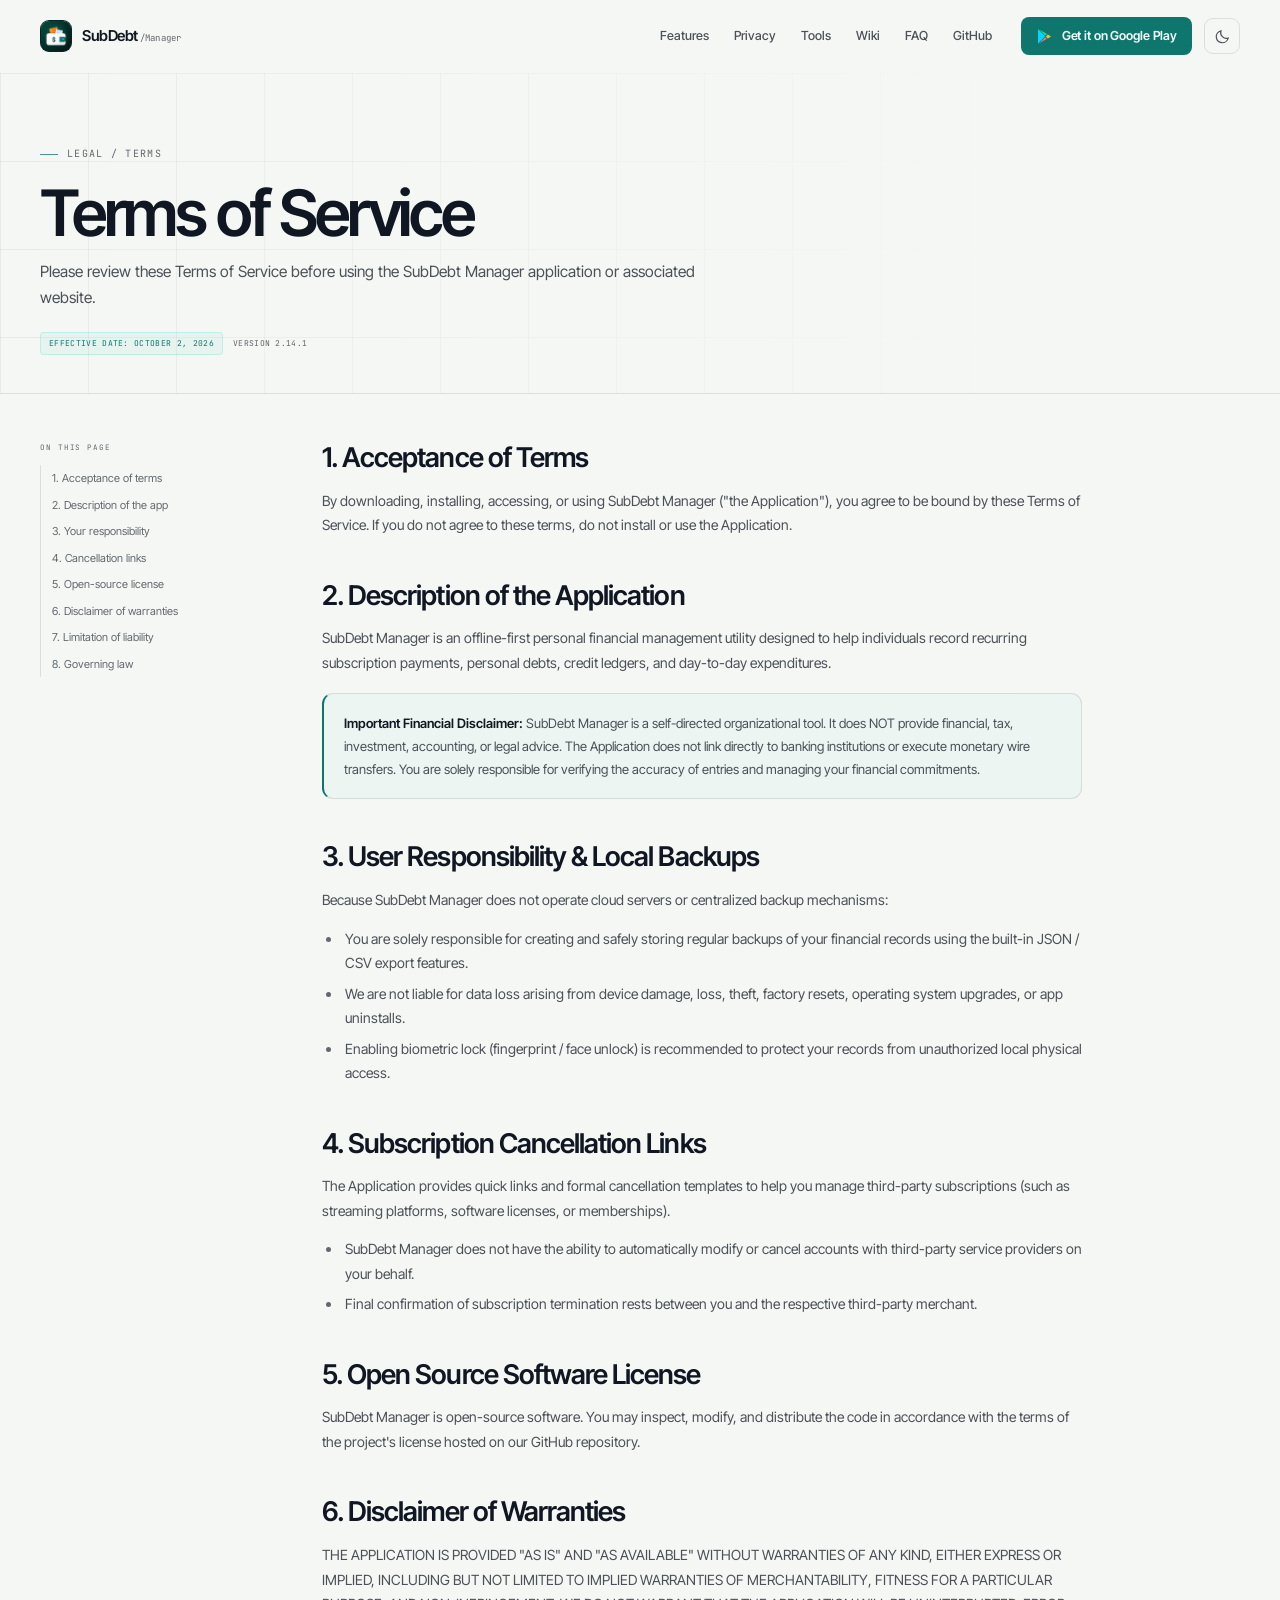
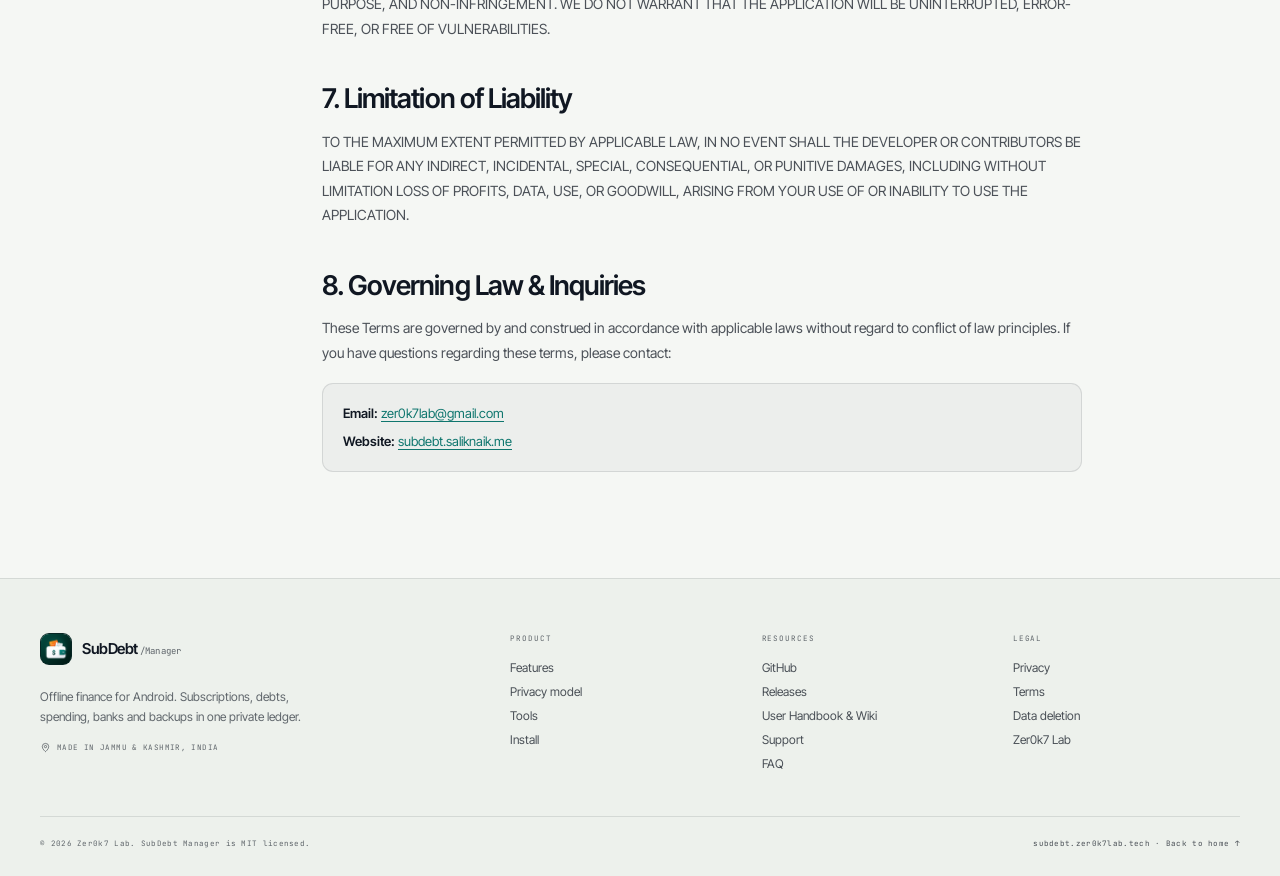
<file: terms.html>
<!doctype html>
<html lang="en">
  <head>
    <meta charset="UTF-8" />
    <meta name="viewport" content="width=device-width, initial-scale=1.0" />
    <meta name="color-scheme" content="dark light" />
    <meta name="theme-color" content="#090D16" />

    <title>Terms of Service | SubDebt Manager</title>
    <meta
      name="description"
      content="Terms of Service for SubDebt Manager. Guidelines, software license, disclaimers and usage terms for the offline finance app."
    />
    <link rel="canonical" href="https://subdebt.zer0k7lab.tech/terms.html" />

    <meta property="og:type" content="website" />
    <meta property="og:site_name" content="SubDebt Manager" />
    <meta property="og:title" content="Terms of Service — SubDebt Manager" />
    <meta
      property="og:description"
      content="Guidelines, software license, disclaimers and usage terms for SubDebt Manager."
    />
    <meta property="og:url" content="https://subdebt.zer0k7lab.tech/terms.html" />
    <meta property="og:image" content="https://subdebt.zer0k7lab.tech/assets/img/og.png" />
    <meta property="og:image:width" content="1200" />
    <meta property="og:image:height" content="630" />
    <meta name="twitter:card" content="summary_large_image" />
    <meta name="twitter:title" content="Terms of Service — SubDebt Manager" />
    <meta
      name="twitter:description"
      content="Guidelines, software license, disclaimers and usage terms for SubDebt Manager."
    />
    <meta name="twitter:image" content="https://subdebt.zer0k7lab.tech/assets/img/og.png" />

    <link
      rel="preload"
      href="assets/fonts/inter-tight-latin.woff2"
      as="font"
      type="font/woff2"
      crossorigin
    />
    <link
      rel="preload"
      href="assets/fonts/jetbrains-mono-latin.woff2"
      as="font"
      type="font/woff2"
      crossorigin
    />
    <link rel="icon" type="image/png" href="assets/img/favicon-64.png" sizes="64x64" />
    <link rel="apple-touch-icon" href="assets/img/apple-touch-icon.png" />
    <link rel="manifest" href="site.webmanifest" />
    <link rel="stylesheet" href="styles.css" />

    <script>
      (function () {
        var root = document.documentElement;
        root.classList.add("js");
        try {
          var saved = localStorage.getItem("subdebt-theme");
          var theme =
            saved === "light" || saved === "dark"
              ? saved
              : window.matchMedia("(prefers-color-scheme: light)").matches
                ? "light"
                : "dark";
          root.dataset.theme = theme;
        } catch (error) {}
      })();
    </script>
  </head>

  <body>
    <a class="skip-link" href="#main">Skip to content</a>

    <header class="site-header" data-site-header>
      <div class="container header-inner">
        <a class="brand" href="index.html" aria-label="SubDebt Manager home">
          <span class="brand-mark" aria-hidden="true">
            <img src="assets/img/mark-128.png" width="128" height="128" alt="" />
          </span>
          <span class="brand-name">SubDebt<span class="brand-suffix">/Manager</span></span>
        </a>

        <div class="header-actions">
          <nav class="site-nav" id="site-nav" aria-label="Primary">
            <a class="nav-link" href="index.html#features">Features</a>
            <a class="nav-link" href="index.html#privacy">Privacy</a>
            <a class="nav-link" href="index.html#tools">Tools</a>
            <a class="nav-link" href="wiki.html">Wiki</a>
            <a class="nav-link" href="index.html#faq">FAQ</a>
            <a class="nav-link" href="https://github.com/zer0k7/SubDebt-Manager" target="_blank" rel="noopener noreferrer">GitHub</a>
            <a
              class="btn btn--primary btn--sm nav-cta"
              href="https://play.google.com/store/apps/details?id=com.subdebt.app"
              target="_blank"
              rel="noopener noreferrer"
            >
              <svg class="play-glyph" viewBox="0 0 24 24" aria-hidden="true">
                <path fill="#00D7FE" d="M3.4 2.1 13.1 11.8 3.4 21.5a1.4 1.4 0 0 1-.6-1.1V3.2c0-.4.2-.8.6-1.1Z" />
                <path fill="#34D399" d="M3.4 2.1c.3-.2.7-.2 1.1 0l10.9 6.2-2.3 2.3-9.7-9.7Z" />
                <path fill="#FB7185" d="M3.4 21.5c.3.2.7.2 1.1 0l10.9-6.2-2.3-2.3-9.7 9.7Z" />
                <path fill="#FBBF24" d="m16.6 9.1 3.6 2.1c.8.5.8 1.1 0 1.6l-3.6 2.1-2.5-2.9 2.5-2.9Z" />
              </svg>
              Get it on Google Play
            </a>
          </nav>

          <button class="icon-btn theme-toggle" type="button" data-theme-toggle aria-label="Switch to light theme">
            <svg class="icon-sun" viewBox="0 0 24 24" fill="none" stroke="currentColor" stroke-width="1.7" aria-hidden="true">
              <circle cx="12" cy="12" r="3.5" />
              <path d="M12 2.5v2M12 19.5v2M4.7 4.7l1.4 1.4M17.9 17.9l1.4 1.4M2.5 12h2M19.5 12h2M4.7 19.3l1.4-1.4M17.9 6.1l1.4-1.4" />
            </svg>
            <svg class="icon-moon" viewBox="0 0 24 24" fill="none" stroke="currentColor" stroke-width="1.7" aria-hidden="true">
              <path d="M20 14.2A8.2 8.2 0 0 1 9.8 4a8.5 8.5 0 1 0 10.2 10.2Z" />
            </svg>
          </button>

          <button
            class="icon-btn menu-toggle"
            type="button"
            data-nav-toggle
            aria-expanded="false"
            aria-controls="site-nav"
            aria-label="Open menu"
          >
            <svg viewBox="0 0 24 24" fill="none" stroke="currentColor" stroke-width="1.7" aria-hidden="true">
              <path d="M4 7h16M4 12h16M4 17h16" />
            </svg>
          </button>
        </div>
      </div>
    </header>

    <main id="main">
      <section class="legal-hero">
        <div class="container">
          <p class="kicker">Legal / Terms</p>
          <h1>Terms of Service</h1>
          <p class="hero-copy">
            Please review these Terms of Service before using the SubDebt Manager application or associated website.
          </p>
          <div class="legal-meta">
            <span class="doc-badge">Effective Date: October 2, 2026</span>
            <span>Version 2.14.1</span>
          </div>
        </div>
      </section>

      <div class="container legal-layout">
        <aside class="legal-toc" aria-label="On this page">
          <p>On this page</p>
          <nav aria-label="Page sections">
            <a href="#acceptance">1. Acceptance of terms</a>
            <a href="#description">2. Description of the app</a>
            <a href="#responsibility">3. Your responsibility</a>
            <a href="#cancellation">4. Cancellation links</a>
            <a href="#license">5. Open-source license</a>
            <a href="#warranties">6. Disclaimer of warranties</a>
            <a href="#liability">7. Limitation of liability</a>
            <a href="#inquiries">8. Governing law</a>
          </nav>
        </aside>

        <article class="legal-body">
          <section id="acceptance">
            <h2>1. Acceptance of Terms</h2>
            <p>
              By downloading, installing, accessing, or using SubDebt Manager ("the Application"), you agree to be bound by these Terms of Service. If you do not agree to these terms, do not install or use the Application.
            </p>
          </section>

          <section id="description">
            <h2>2. Description of the Application</h2>
            <p>
              SubDebt Manager is an offline-first personal financial management utility designed to help individuals record recurring subscription payments, personal debts, credit ledgers, and day-to-day expenditures.
            </p>
            <div class="doc-card highlight">
              <p>
                <strong>Important Financial Disclaimer:</strong> SubDebt Manager is a self-directed organizational tool. It does NOT provide financial, tax, investment, accounting, or legal advice. The Application does not link directly to banking institutions or execute monetary wire transfers. You are solely responsible for verifying the accuracy of entries and managing your financial commitments.
              </p>
            </div>
          </section>

          <section id="responsibility">
            <h2>3. User Responsibility &amp; Local Backups</h2>
            <p>
              Because SubDebt Manager does not operate cloud servers or centralized backup mechanisms:
            </p>
            <ul>
              <li>You are solely responsible for creating and safely storing regular backups of your financial records using the built-in JSON / CSV export features.</li>
              <li>We are not liable for data loss arising from device damage, loss, theft, factory resets, operating system upgrades, or app uninstalls.</li>
              <li>Enabling biometric lock (fingerprint / face unlock) is recommended to protect your records from unauthorized local physical access.</li>
            </ul>
          </section>

          <section id="cancellation">
            <h2>4. Subscription Cancellation Links</h2>
            <p>
              The Application provides quick links and formal cancellation templates to help you manage third-party subscriptions (such as streaming platforms, software licenses, or memberships).
            </p>
            <ul>
              <li>SubDebt Manager does not have the ability to automatically modify or cancel accounts with third-party service providers on your behalf.</li>
              <li>Final confirmation of subscription termination rests between you and the respective third-party merchant.</li>
            </ul>
          </section>

          <section id="license">
            <h2>5. Open Source Software License</h2>
            <p>
              SubDebt Manager is open-source software. You may inspect, modify, and distribute the code in accordance with the terms of the project's license hosted on our GitHub repository.
            </p>
          </section>

          <section id="warranties">
            <h2>6. Disclaimer of Warranties</h2>
            <p>
              THE APPLICATION IS PROVIDED "AS IS" AND "AS AVAILABLE" WITHOUT WARRANTIES OF ANY KIND, EITHER EXPRESS OR IMPLIED, INCLUDING BUT NOT LIMITED TO IMPLIED WARRANTIES OF MERCHANTABILITY, FITNESS FOR A PARTICULAR PURPOSE, AND NON-INFRINGEMENT. WE DO NOT WARRANT THAT THE APPLICATION WILL BE UNINTERRUPTED, ERROR-FREE, OR FREE OF VULNERABILITIES.
            </p>
          </section>

          <section id="liability">
            <h2>7. Limitation of Liability</h2>
            <p>
              TO THE MAXIMUM EXTENT PERMITTED BY APPLICABLE LAW, IN NO EVENT SHALL THE DEVELOPER OR CONTRIBUTORS BE LIABLE FOR ANY INDIRECT, INCIDENTAL, SPECIAL, CONSEQUENTIAL, OR PUNITIVE DAMAGES, INCLUDING WITHOUT LIMITATION LOSS OF PROFITS, DATA, USE, OR GOODWILL, ARISING FROM YOUR USE OF OR INABILITY TO USE THE APPLICATION.
            </p>
          </section>

          <section id="inquiries">
            <h2>8. Governing Law &amp; Inquiries</h2>
            <p>
              These Terms are governed by and construed in accordance with applicable laws without regard to conflict of law principles. If you have questions regarding these terms, please contact:
            </p>
            <div class="doc-card">
              <p><strong>Email:</strong> <a href="mailto:zer0k7lab@gmail.com">zer0k7lab@gmail.com</a></p>
              <p><strong>Website:</strong> <a href="https://subdebt.saliknaik.me">subdebt.saliknaik.me</a></p>
            </div>
          </section>
        </article>
      </div>
    </main>

    <footer class="site-footer">
      <div class="container">
        <div class="footer-main">
          <div class="footer-brand">
            <a class="brand" href="index.html" aria-label="SubDebt Manager home">
              <span class="brand-mark" aria-hidden="true">
                <img src="assets/img/mark-128.png" width="128" height="128" alt="" />
              </span>
              <span class="brand-name">SubDebt<span class="brand-suffix">/Manager</span></span>
            </a>
            <p>
              Offline finance for Android. Subscriptions, debts, spending, banks
              and backups in one private ledger.
            </p>
            <span class="footer-location">
              <svg viewBox="0 0 24 24" fill="none" stroke="currentColor" stroke-width="1.7" aria-hidden="true">
                <path d="M12 21s7-5.1 7-11a7 7 0 1 0-14 0c0 5.9 7 11 7 11Z" />
                <circle cx="12" cy="10" r="2.5" />
              </svg>
              Made in Jammu &amp; Kashmir, India
            </span>
          </div>

          <div class="footer-cols">
            <div class="footer-col">
              <h2>Product</h2>
              <a href="index.html#features">Features</a>
              <a href="index.html#privacy">Privacy model</a>
              <a href="index.html#tools">Tools</a>
              <a href="index.html#install">Install</a>
            </div>
            <div class="footer-col">
              <h2>Resources</h2>
              <a href="https://github.com/zer0k7/SubDebt-Manager" target="_blank" rel="noopener noreferrer">GitHub</a>
              <a href="https://github.com/zer0k7/SubDebt-Manager/releases/latest" target="_blank" rel="noopener noreferrer">Releases</a>
              <a href="wiki.html">User Handbook &amp; Wiki</a>
              <a href="support.html">Support</a>
              <a href="index.html#faq">FAQ</a>
            </div>
            <div class="footer-col">
              <h2>Legal</h2>
              <a href="privacy.html">Privacy</a>
              <a href="terms.html">Terms</a>
              <a href="data-deletion.html">Data deletion</a>
              <a href="https://zer0k7lab.tech" target="_blank" rel="noopener noreferrer">Zer0k7 Lab</a>
            </div>
          </div>
        </div>

        <div class="footer-bottom">
          <p>© <span data-year>2026</span> Zer0k7 Lab. SubDebt Manager is MIT licensed.</p>
          <p>
            <a href="https://subdebt.zer0k7lab.tech">subdebt.zer0k7lab.tech</a>
            <span aria-hidden="true">·</span>
            <a href="index.html">Back to home ↑</a>
          </p>
        </div>
      </div>
    </footer>

    <script src="script.js" defer></script>
  </body>
</html>
</file>
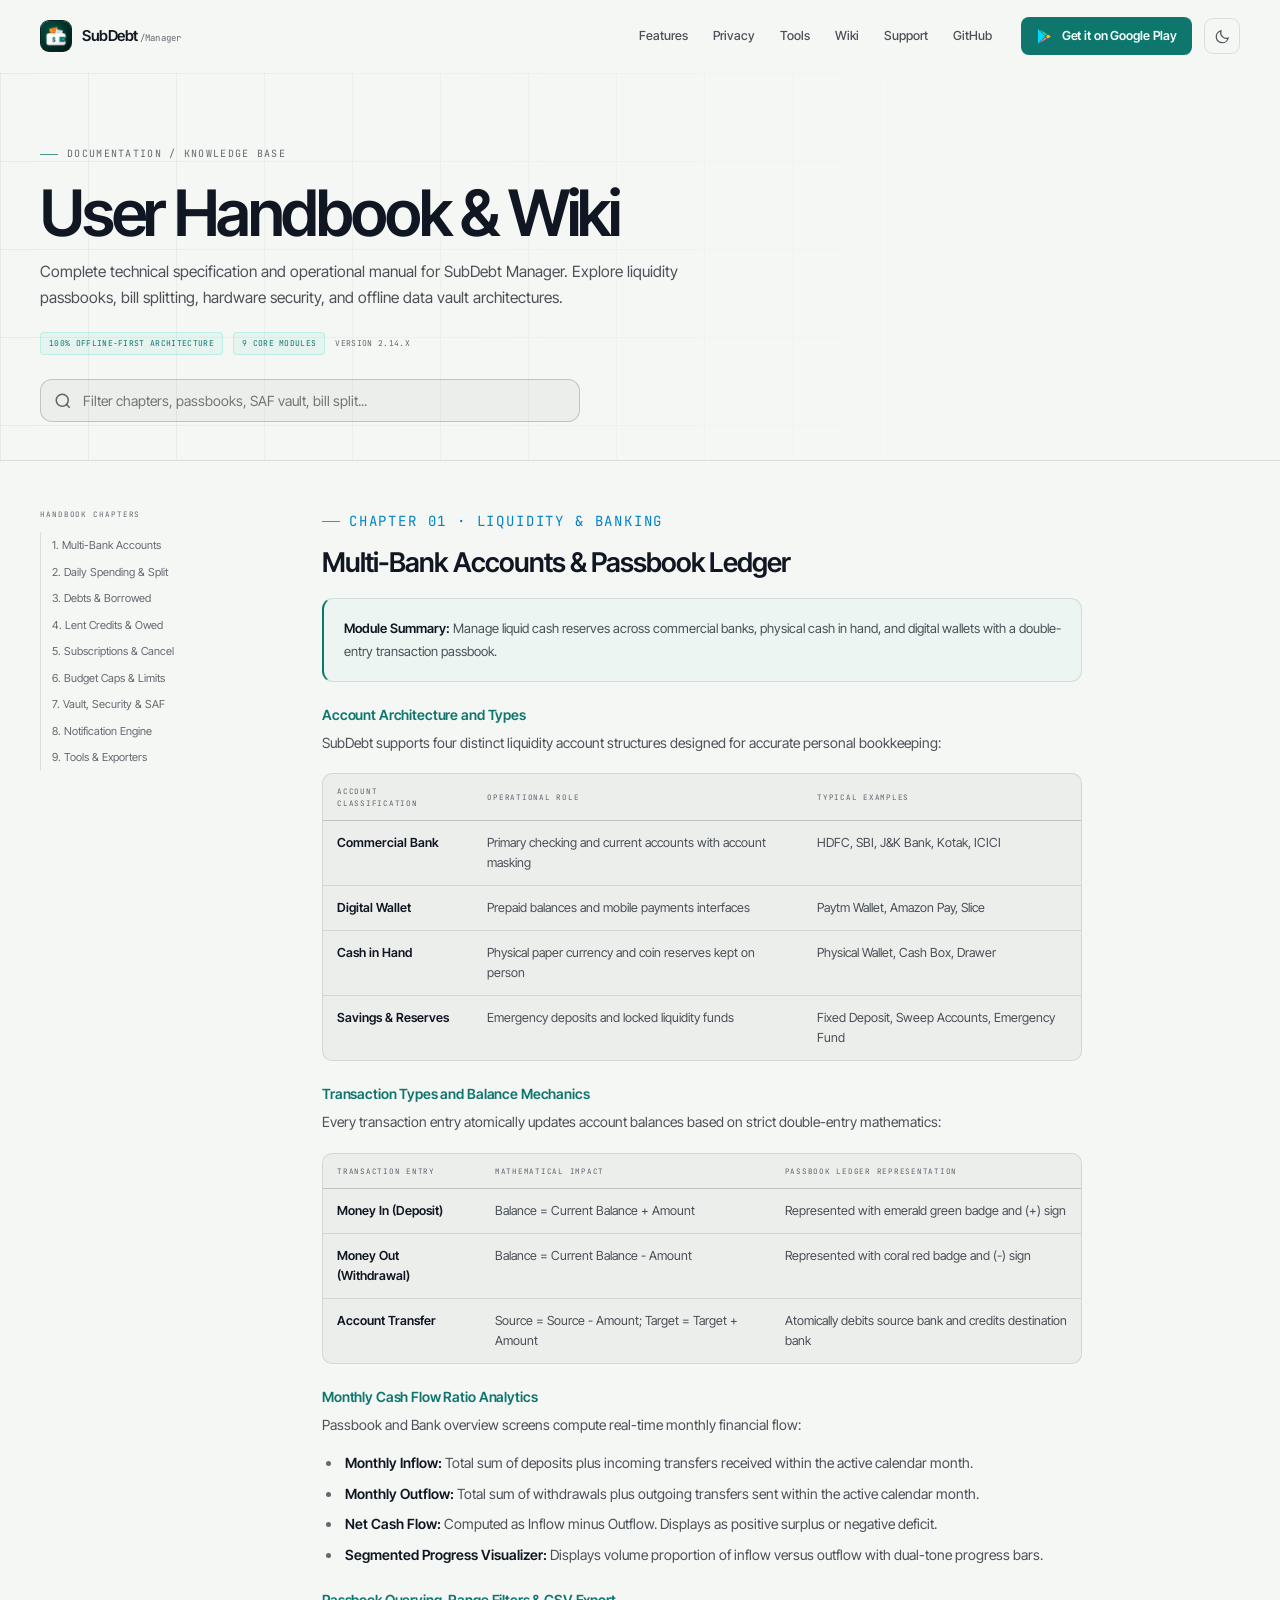
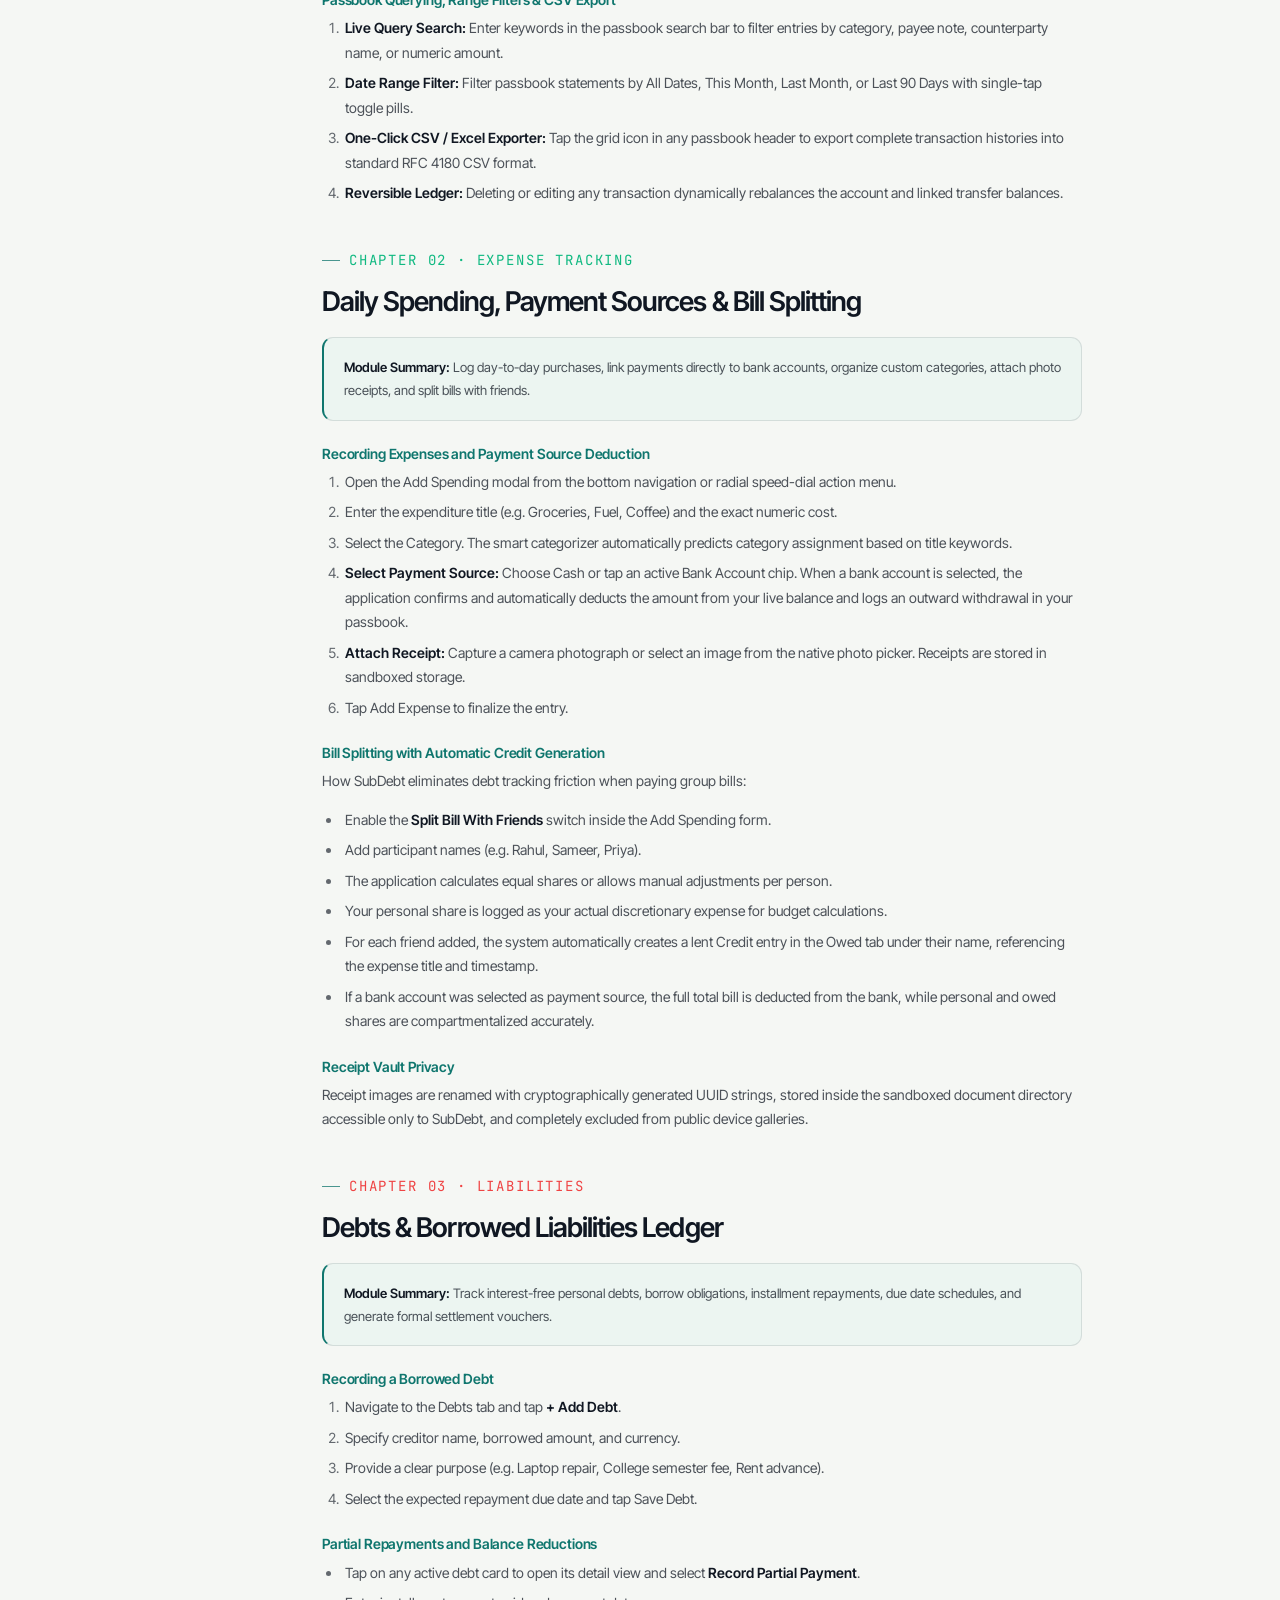
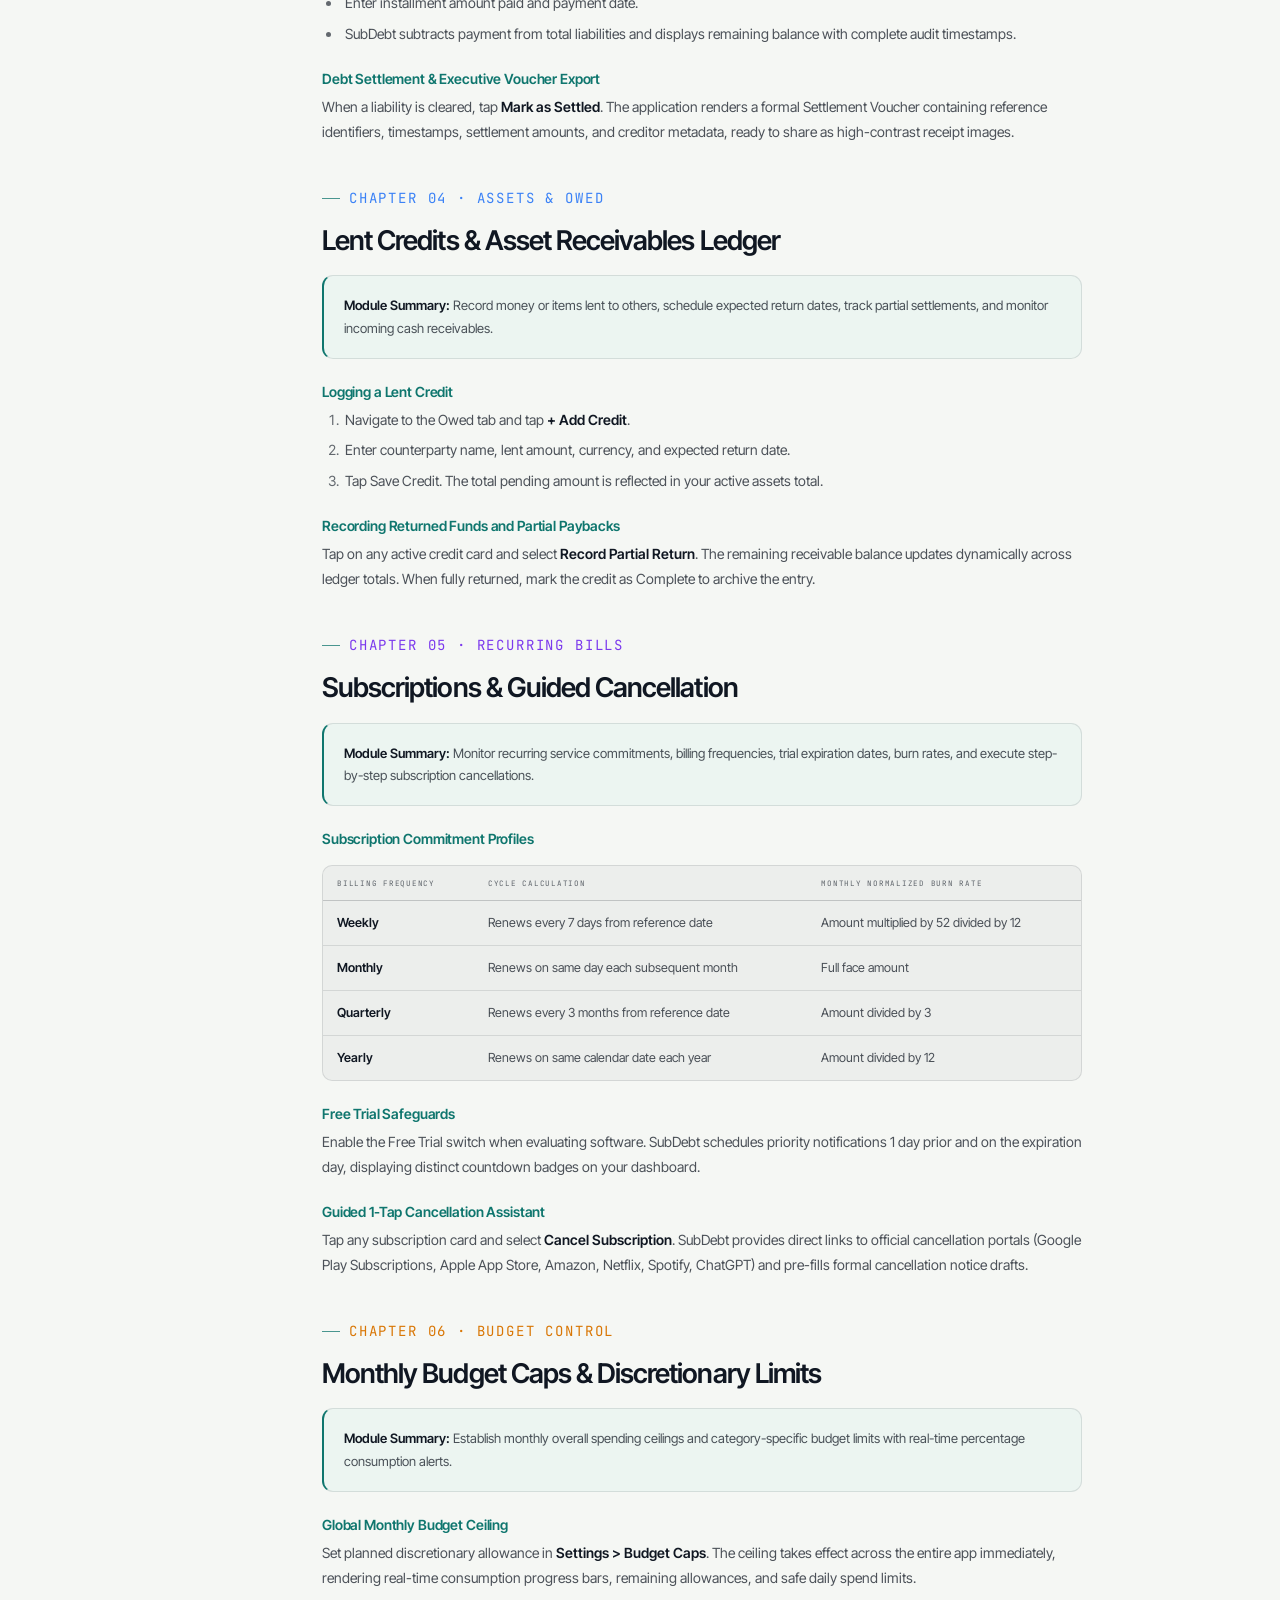
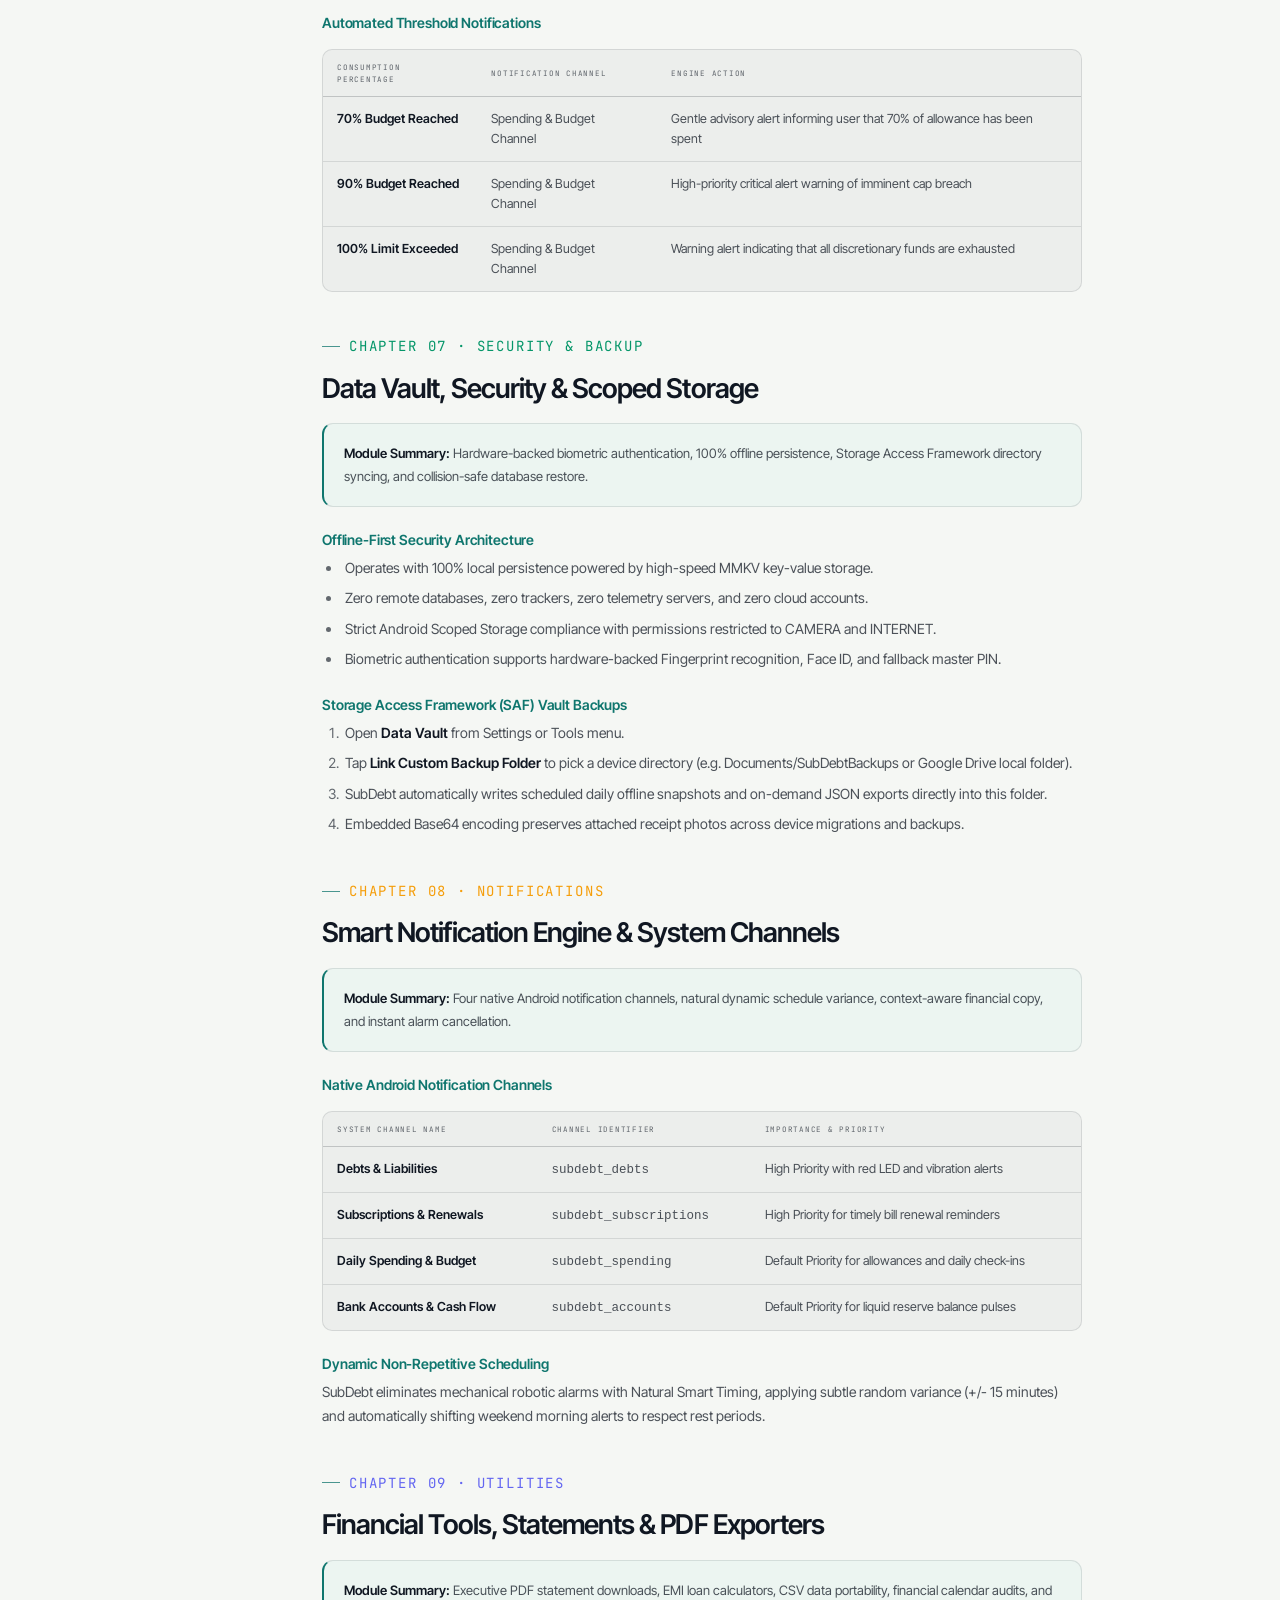
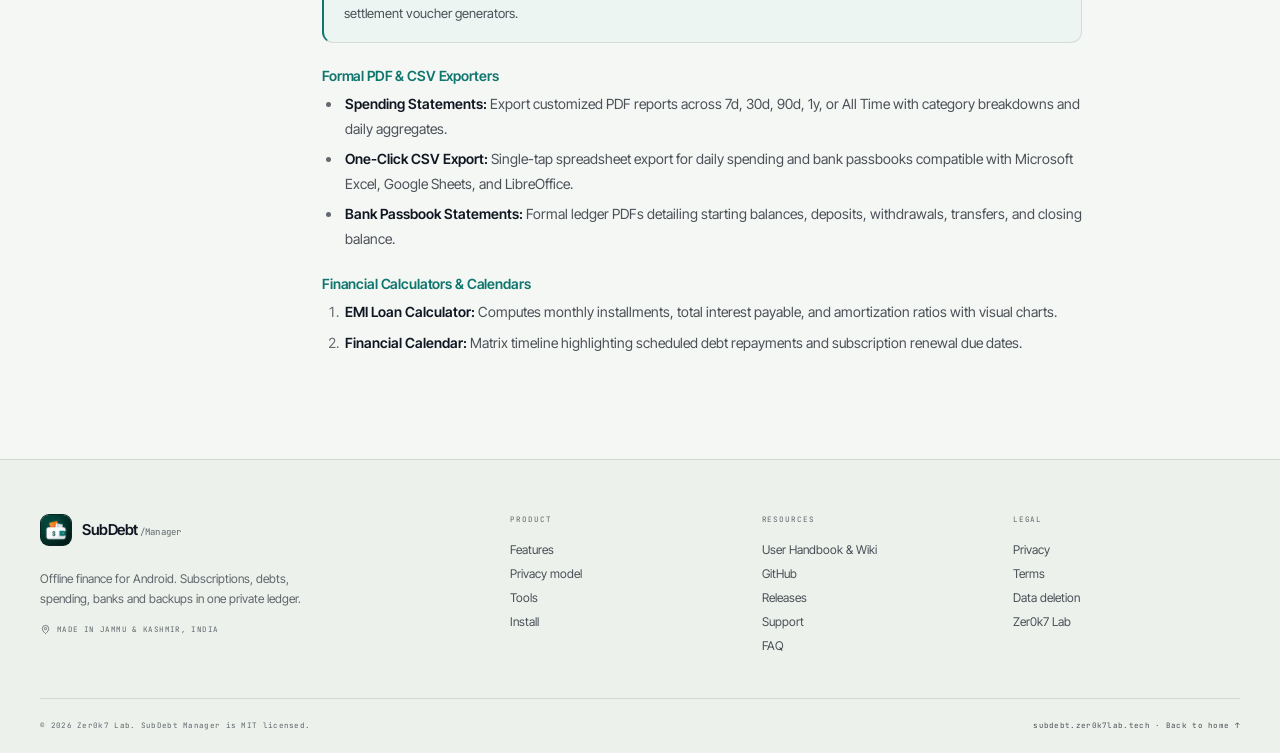
<file: wiki.html>
<!doctype html>
<html lang="en">
  <head>
    <meta charset="UTF-8" />
    <meta name="viewport" content="width=device-width, initial-scale=1.0" />
    <meta name="color-scheme" content="dark light" />
    <meta name="theme-color" content="#090D16" />

    <title>User Handbook &amp; Operational Wiki | SubDebt Manager</title>
    <meta
      name="description"
      content="Complete offline handbook, architectural documentation, and usage wiki for SubDebt Manager Android finance app."
    />
    <link rel="canonical" href="https://subdebt.zer0k7lab.tech/wiki.html" />

    <meta property="og:type" content="website" />
    <meta property="og:site_name" content="SubDebt Manager" />
    <meta property="og:title" content="User Handbook &amp; Architecture Wiki — SubDebt Manager" />
    <meta
      property="og:description"
      content="Comprehensive guide to SubDebt's multi-bank ledger, daily spending, bill splitting, debt schedules, SAF vault, and 100% offline privacy architecture."
    />
    <meta property="og:url" content="https://subdebt.zer0k7lab.tech/wiki.html" />
    <meta property="og:image" content="https://subdebt.zer0k7lab.tech/assets/img/og.png" />
    <meta property="og:image:width" content="1200" />
    <meta property="og:image:height" content="630" />
    <meta name="twitter:card" content="summary_large_image" />
    <meta name="twitter:title" content="User Handbook &amp; Architecture Wiki — SubDebt Manager" />
    <meta
      name="twitter:description"
      content="Comprehensive guide to SubDebt's multi-bank ledger, daily spending, bill splitting, debt schedules, SAF vault, and 100% offline privacy architecture."
    />
    <meta name="twitter:image" content="https://subdebt.zer0k7lab.tech/assets/img/og.png" />

    <link
      rel="preload"
      href="assets/fonts/inter-tight-latin.woff2"
      as="font"
      type="font/woff2"
      crossorigin
    />
    <link
      rel="preload"
      href="assets/fonts/jetbrains-mono-latin.woff2"
      as="font"
      type="font/woff2"
      crossorigin
    />
    <link rel="icon" type="image/png" href="assets/img/favicon-64.png" sizes="64x64" />
    <link rel="apple-touch-icon" href="assets/img/apple-touch-icon.png" />
    <link rel="manifest" href="site.webmanifest" />
    <link rel="stylesheet" href="styles.css" />

    <script>
      (function () {
        var root = document.documentElement;
        root.classList.add("js");
        try {
          var saved = localStorage.getItem("subdebt-theme");
          var theme =
            saved === "light" || saved === "dark"
              ? saved
              : window.matchMedia("(prefers-color-scheme: light)").matches
                ? "light"
                : "dark";
          root.dataset.theme = theme;
        } catch (error) {}
      })();
    </script>
  </head>

  <body>
    <a class="skip-link" href="#main">Skip to content</a>

    <header class="site-header" data-site-header>
      <div class="container header-inner">
        <a class="brand" href="index.html" aria-label="SubDebt Manager home">
          <span class="brand-mark" aria-hidden="true">
            <img src="assets/img/mark-128.png" width="128" height="128" alt="" />
          </span>
          <span class="brand-name">SubDebt<span class="brand-suffix">/Manager</span></span>
        </a>

        <div class="header-actions">
          <nav class="site-nav" id="site-nav" aria-label="Primary">
            <a class="nav-link" href="index.html#features">Features</a>
            <a class="nav-link" href="index.html#privacy">Privacy</a>
            <a class="nav-link" href="index.html#tools">Tools</a>
            <a class="nav-link active" href="wiki.html" aria-current="page">Wiki</a>
            <a class="nav-link" href="support.html">Support</a>
            <a class="nav-link" href="https://github.com/zer0k7/SubDebt-Manager" target="_blank" rel="noopener noreferrer">GitHub</a>
            <a
              class="btn btn--primary btn--sm nav-cta"
              href="https://play.google.com/store/apps/details?id=com.subdebt.app"
              target="_blank"
              rel="noopener noreferrer"
            >
              <svg class="play-glyph" viewBox="0 0 24 24" aria-hidden="true">
                <path fill="#00D7FE" d="M3.4 2.1 13.1 11.8 3.4 21.5a1.4 1.4 0 0 1-.6-1.1V3.2c0-.4.2-.8.6-1.1Z" />
                <path fill="#34D399" d="M3.4 2.1c.3-.2.7-.2 1.1 0l10.9 6.2-2.3 2.3-9.7-9.7Z" />
                <path fill="#FB7185" d="M3.4 21.5c.3.2.7.2 1.1 0l10.9-6.2-2.3-2.3-9.7 9.7Z" />
                <path fill="#FBBF24" d="m16.6 9.1 3.6 2.1c.8.5.8 1.1 0 1.6l-3.6 2.1-2.5-2.9 2.5-2.9Z" />
              </svg>
              Get it on Google Play
            </a>
          </nav>

          <button class="icon-btn theme-toggle" type="button" data-theme-toggle aria-label="Switch to light theme">
            <svg class="icon-sun" viewBox="0 0 24 24" fill="none" stroke="currentColor" stroke-width="1.7" aria-hidden="true">
              <circle cx="12" cy="12" r="3.5" />
              <path d="M12 2.5v2M12 19.5v2M4.7 4.7l1.4 1.4M17.9 17.9l1.4 1.4M2.5 12h2M19.5 12h2M4.7 19.3l1.4-1.4M17.9 6.1l1.4-1.4" />
            </svg>
            <svg class="icon-moon" viewBox="0 0 24 24" fill="none" stroke="currentColor" stroke-width="1.7" aria-hidden="true">
              <path d="M20 14.2A8.2 8.2 0 0 1 9.8 4a8.5 8.5 0 1 0 10.2 10.2Z" />
            </svg>
          </button>

          <button
            class="icon-btn menu-toggle"
            type="button"
            data-nav-toggle
            aria-expanded="false"
            aria-controls="site-nav"
            aria-label="Open menu"
          >
            <svg viewBox="0 0 24 24" fill="none" stroke="currentColor" stroke-width="1.7" aria-hidden="true">
              <path d="M4 7h16M4 12h16M4 17h16" />
            </svg>
          </button>
        </div>
      </div>
    </header>

    <main id="main">
      <section class="legal-hero">
        <div class="container">
          <p class="kicker">Documentation / Knowledge Base</p>
          <h1>User Handbook &amp; Wiki</h1>
          <p class="hero-copy">
            Complete technical specification and operational manual for SubDebt Manager. Explore liquidity passbooks, bill splitting, hardware security, and offline data vault architectures.
          </p>
          <div class="legal-meta">
            <span class="doc-badge">100% Offline-First Architecture</span>
            <span class="doc-badge">9 Core Modules</span>
            <span>Version 2.14.x</span>
          </div>

          <div class="wiki-search-bar" style="margin-top: 24px; max-width: 540px; position: relative;">
            <input
              type="text"
              id="wiki-search-input"
              placeholder="Filter chapters, passbooks, SAF vault, bill split..."
              style="width: 100%; padding: 12px 16px 12px 42px; border: 1px solid var(--line-strong); border-radius: 12px; background: var(--surface); color: var(--text); font-family: var(--font-body); font-size: 14px; outline: none; transition: border-color 0.2s;"
            />
            <svg style="position: absolute; left: 14px; top: 13px; width: 18px; height: 18px; stroke: var(--text-3); fill: none; pointer-events: none;" viewBox="0 0 24 24" stroke-width="2">
              <circle cx="11" cy="11" r="8"></circle>
              <line x1="21" y1="21" x2="16.65" y2="16.65"></line>
            </svg>
          </div>
        </div>
      </section>

      <div class="container legal-layout">
        <aside class="legal-toc" aria-label="On this page">
          <p>Handbook Chapters</p>
          <nav aria-label="Wiki chapters" id="wiki-toc-nav">
            <a href="#ch-1">1. Multi-Bank Accounts</a>
            <a href="#ch-2">2. Daily Spending &amp; Split</a>
            <a href="#ch-3">3. Debts &amp; Borrowed</a>
            <a href="#ch-4">4. Lent Credits &amp; Owed</a>
            <a href="#ch-5">5. Subscriptions &amp; Cancel</a>
            <a href="#ch-6">6. Budget Caps &amp; Limits</a>
            <a href="#ch-7">7. Vault, Security &amp; SAF</a>
            <a href="#ch-8">8. Notification Engine</a>
            <a href="#ch-9">9. Tools &amp; Exporters</a>
          </nav>
        </aside>

        <article class="legal-body" id="wiki-content">
          <!-- CHAPTER 1 -->
          <section id="ch-1" class="wiki-chapter">
            <p class="kicker" style="color: #0284C7;">Chapter 01 · Liquidity &amp; Banking</p>
            <h2>Multi-Bank Accounts &amp; Passbook Ledger</h2>
            <div class="doc-card highlight">
              <p><strong>Module Summary:</strong> Manage liquid cash reserves across commercial banks, physical cash in hand, and digital wallets with a double-entry transaction passbook.</p>
            </div>

            <h3>Account Architecture and Types</h3>
            <p>SubDebt supports four distinct liquidity account structures designed for accurate personal bookkeeping:</p>
            <div class="table-responsive">
              <table class="doc-table">
                <thead>
                  <tr>
                    <th>Account Classification</th>
                    <th>Operational Role</th>
                    <th>Typical Examples</th>
                  </tr>
                </thead>
                <tbody>
                  <tr>
                    <td><strong>Commercial Bank</strong></td>
                    <td>Primary checking and current accounts with account masking</td>
                    <td>HDFC, SBI, J&amp;K Bank, Kotak, ICICI</td>
                  </tr>
                  <tr>
                    <td><strong>Digital Wallet</strong></td>
                    <td>Prepaid balances and mobile payments interfaces</td>
                    <td>Paytm Wallet, Amazon Pay, Slice</td>
                  </tr>
                  <tr>
                    <td><strong>Cash in Hand</strong></td>
                    <td>Physical paper currency and coin reserves kept on person</td>
                    <td>Physical Wallet, Cash Box, Drawer</td>
                  </tr>
                  <tr>
                    <td><strong>Savings &amp; Reserves</strong></td>
                    <td>Emergency deposits and locked liquidity funds</td>
                    <td>Fixed Deposit, Sweep Accounts, Emergency Fund</td>
                  </tr>
                </tbody>
              </table>
            </div>

            <h3>Transaction Types and Balance Mechanics</h3>
            <p>Every transaction entry atomically updates account balances based on strict double-entry mathematics:</p>
            <div class="table-responsive">
              <table class="doc-table">
                <thead>
                  <tr>
                    <th>Transaction Entry</th>
                    <th>Mathematical Impact</th>
                    <th>Passbook Ledger Representation</th>
                  </tr>
                </thead>
                <tbody>
                  <tr>
                    <td><strong>Money In (Deposit)</strong></td>
                    <td>Balance = Current Balance + Amount</td>
                    <td>Represented with emerald green badge and (+) sign</td>
                  </tr>
                  <tr>
                    <td><strong>Money Out (Withdrawal)</strong></td>
                    <td>Balance = Current Balance - Amount</td>
                    <td>Represented with coral red badge and (-) sign</td>
                  </tr>
                  <tr>
                    <td><strong>Account Transfer</strong></td>
                    <td>Source = Source - Amount; Target = Target + Amount</td>
                    <td>Atomically debits source bank and credits destination bank</td>
                  </tr>
                </tbody>
              </table>
            </div>

            <h3>Monthly Cash Flow Ratio Analytics</h3>
            <p>Passbook and Bank overview screens compute real-time monthly financial flow:</p>
            <ul>
              <li><strong>Monthly Inflow:</strong> Total sum of deposits plus incoming transfers received within the active calendar month.</li>
              <li><strong>Monthly Outflow:</strong> Total sum of withdrawals plus outgoing transfers sent within the active calendar month.</li>
              <li><strong>Net Cash Flow:</strong> Computed as Inflow minus Outflow. Displays as positive surplus or negative deficit.</li>
              <li><strong>Segmented Progress Visualizer:</strong> Displays volume proportion of inflow versus outflow with dual-tone progress bars.</li>
            </ul>

            <h3>Passbook Querying, Range Filters &amp; CSV Export</h3>
            <ol>
              <li><strong>Live Query Search:</strong> Enter keywords in the passbook search bar to filter entries by category, payee note, counterparty name, or numeric amount.</li>
              <li><strong>Date Range Filter:</strong> Filter passbook statements by All Dates, This Month, Last Month, or Last 90 Days with single-tap toggle pills.</li>
              <li><strong>One-Click CSV / Excel Exporter:</strong> Tap the grid icon in any passbook header to export complete transaction histories into standard RFC 4180 CSV format.</li>
              <li><strong>Reversible Ledger:</strong> Deleting or editing any transaction dynamically rebalances the account and linked transfer balances.</li>
            </ol>
          </section>

          <!-- CHAPTER 2 -->
          <section id="ch-2" class="wiki-chapter">
            <p class="kicker" style="color: #10B981;">Chapter 02 · Expense Tracking</p>
            <h2>Daily Spending, Payment Sources &amp; Bill Splitting</h2>
            <div class="doc-card highlight">
              <p><strong>Module Summary:</strong> Log day-to-day purchases, link payments directly to bank accounts, organize custom categories, attach photo receipts, and split bills with friends.</p>
            </div>

            <h3>Recording Expenses and Payment Source Deduction</h3>
            <ol>
              <li>Open the Add Spending modal from the bottom navigation or radial speed-dial action menu.</li>
              <li>Enter the expenditure title (e.g. Groceries, Fuel, Coffee) and the exact numeric cost.</li>
              <li>Select the Category. The smart categorizer automatically predicts category assignment based on title keywords.</li>
              <li><strong>Select Payment Source:</strong> Choose Cash or tap an active Bank Account chip. When a bank account is selected, the application confirms and automatically deducts the amount from your live balance and logs an outward withdrawal in your passbook.</li>
              <li><strong>Attach Receipt:</strong> Capture a camera photograph or select an image from the native photo picker. Receipts are stored in sandboxed storage.</li>
              <li>Tap Add Expense to finalize the entry.</li>
            </ol>

            <h3>Bill Splitting with Automatic Credit Generation</h3>
            <p>How SubDebt eliminates debt tracking friction when paying group bills:</p>
            <ul>
              <li>Enable the <strong>Split Bill With Friends</strong> switch inside the Add Spending form.</li>
              <li>Add participant names (e.g. Rahul, Sameer, Priya).</li>
              <li>The application calculates equal shares or allows manual adjustments per person.</li>
              <li>Your personal share is logged as your actual discretionary expense for budget calculations.</li>
              <li>For each friend added, the system automatically creates a lent Credit entry in the Owed tab under their name, referencing the expense title and timestamp.</li>
              <li>If a bank account was selected as payment source, the full total bill is deducted from the bank, while personal and owed shares are compartmentalized accurately.</li>
            </ul>

            <h3>Receipt Vault Privacy</h3>
            <p>Receipt images are renamed with cryptographically generated UUID strings, stored inside the sandboxed document directory accessible only to SubDebt, and completely excluded from public device galleries.</p>
          </section>

          <!-- CHAPTER 3 -->
          <section id="ch-3" class="wiki-chapter">
            <p class="kicker" style="color: #EF4444;">Chapter 03 · Liabilities</p>
            <h2>Debts &amp; Borrowed Liabilities Ledger</h2>
            <div class="doc-card highlight">
              <p><strong>Module Summary:</strong> Track interest-free personal debts, borrow obligations, installment repayments, due date schedules, and generate formal settlement vouchers.</p>
            </div>

            <h3>Recording a Borrowed Debt</h3>
            <ol>
              <li>Navigate to the Debts tab and tap <strong>+ Add Debt</strong>.</li>
              <li>Specify creditor name, borrowed amount, and currency.</li>
              <li>Provide a clear purpose (e.g. Laptop repair, College semester fee, Rent advance).</li>
              <li>Select the expected repayment due date and tap Save Debt.</li>
            </ol>

            <h3>Partial Repayments and Balance Reductions</h3>
            <ul>
              <li>Tap on any active debt card to open its detail view and select <strong>Record Partial Payment</strong>.</li>
              <li>Enter installment amount paid and payment date.</li>
              <li>SubDebt subtracts payment from total liabilities and displays remaining balance with complete audit timestamps.</li>
            </ul>

            <h3>Debt Settlement &amp; Executive Voucher Export</h3>
            <p>When a liability is cleared, tap <strong>Mark as Settled</strong>. The application renders a formal Settlement Voucher containing reference identifiers, timestamps, settlement amounts, and creditor metadata, ready to share as high-contrast receipt images.</p>
          </section>

          <!-- CHAPTER 4 -->
          <section id="ch-4" class="wiki-chapter">
            <p class="kicker" style="color: #3B82F6;">Chapter 04 · Assets &amp; Owed</p>
            <h2>Lent Credits &amp; Asset Receivables Ledger</h2>
            <div class="doc-card highlight">
              <p><strong>Module Summary:</strong> Record money or items lent to others, schedule expected return dates, track partial settlements, and monitor incoming cash receivables.</p>
            </div>

            <h3>Logging a Lent Credit</h3>
            <ol>
              <li>Navigate to the Owed tab and tap <strong>+ Add Credit</strong>.</li>
              <li>Enter counterparty name, lent amount, currency, and expected return date.</li>
              <li>Tap Save Credit. The total pending amount is reflected in your active assets total.</li>
            </ol>

            <h3>Recording Returned Funds and Partial Paybacks</h3>
            <p>Tap on any active credit card and select <strong>Record Partial Return</strong>. The remaining receivable balance updates dynamically across ledger totals. When fully returned, mark the credit as Complete to archive the entry.</p>
          </section>

          <!-- CHAPTER 5 -->
          <section id="ch-5" class="wiki-chapter">
            <p class="kicker" style="color: #7C3AED;">Chapter 05 · Recurring Bills</p>
            <h2>Subscriptions &amp; Guided Cancellation</h2>
            <div class="doc-card highlight">
              <p><strong>Module Summary:</strong> Monitor recurring service commitments, billing frequencies, trial expiration dates, burn rates, and execute step-by-step subscription cancellations.</p>
            </div>

            <h3>Subscription Commitment Profiles</h3>
            <div class="table-responsive">
              <table class="doc-table">
                <thead>
                  <tr>
                    <th>Billing Frequency</th>
                    <th>Cycle Calculation</th>
                    <th>Monthly Normalized Burn Rate</th>
                  </tr>
                </thead>
                <tbody>
                  <tr>
                    <td><strong>Weekly</strong></td>
                    <td>Renews every 7 days from reference date</td>
                    <td>Amount multiplied by 52 divided by 12</td>
                  </tr>
                  <tr>
                    <td><strong>Monthly</strong></td>
                    <td>Renews on same day each subsequent month</td>
                    <td>Full face amount</td>
                  </tr>
                  <tr>
                    <td><strong>Quarterly</strong></td>
                    <td>Renews every 3 months from reference date</td>
                    <td>Amount divided by 3</td>
                  </tr>
                  <tr>
                    <td><strong>Yearly</strong></td>
                    <td>Renews on same calendar date each year</td>
                    <td>Amount divided by 12</td>
                  </tr>
                </tbody>
              </table>
            </div>

            <h3>Free Trial Safeguards</h3>
            <p>Enable the Free Trial switch when evaluating software. SubDebt schedules priority notifications 1 day prior and on the expiration day, displaying distinct countdown badges on your dashboard.</p>

            <h3>Guided 1-Tap Cancellation Assistant</h3>
            <p>Tap any subscription card and select <strong>Cancel Subscription</strong>. SubDebt provides direct links to official cancellation portals (Google Play Subscriptions, Apple App Store, Amazon, Netflix, Spotify, ChatGPT) and pre-fills formal cancellation notice drafts.</p>
          </section>

          <!-- CHAPTER 6 -->
          <section id="ch-6" class="wiki-chapter">
            <p class="kicker" style="color: #D97706;">Chapter 06 · Budget Control</p>
            <h2>Monthly Budget Caps &amp; Discretionary Limits</h2>
            <div class="doc-card highlight">
              <p><strong>Module Summary:</strong> Establish monthly overall spending ceilings and category-specific budget limits with real-time percentage consumption alerts.</p>
            </div>

            <h3>Global Monthly Budget Ceiling</h3>
            <p>Set planned discretionary allowance in <strong>Settings &gt; Budget Caps</strong>. The ceiling takes effect across the entire app immediately, rendering real-time consumption progress bars, remaining allowances, and safe daily spend limits.</p>

            <h3>Automated Threshold Notifications</h3>
            <div class="table-responsive">
              <table class="doc-table">
                <thead>
                  <tr>
                    <th>Consumption Percentage</th>
                    <th>Notification Channel</th>
                    <th>Engine Action</th>
                  </tr>
                </thead>
                <tbody>
                  <tr>
                    <td><strong>70% Budget Reached</strong></td>
                    <td>Spending &amp; Budget Channel</td>
                    <td>Gentle advisory alert informing user that 70% of allowance has been spent</td>
                  </tr>
                  <tr>
                    <td><strong>90% Budget Reached</strong></td>
                    <td>Spending &amp; Budget Channel</td>
                    <td>High-priority critical alert warning of imminent cap breach</td>
                  </tr>
                  <tr>
                    <td><strong>100% Limit Exceeded</strong></td>
                    <td>Spending &amp; Budget Channel</td>
                    <td>Warning alert indicating that all discretionary funds are exhausted</td>
                  </tr>
                </tbody>
              </table>
            </div>
          </section>

          <!-- CHAPTER 7 -->
          <section id="ch-7" class="wiki-chapter">
            <p class="kicker" style="color: #059669;">Chapter 07 · Security &amp; Backup</p>
            <h2>Data Vault, Security &amp; Scoped Storage</h2>
            <div class="doc-card highlight">
              <p><strong>Module Summary:</strong> Hardware-backed biometric authentication, 100% offline persistence, Storage Access Framework directory syncing, and collision-safe database restore.</p>
            </div>

            <h3>Offline-First Security Architecture</h3>
            <ul>
              <li>Operates with 100% local persistence powered by high-speed MMKV key-value storage.</li>
              <li>Zero remote databases, zero trackers, zero telemetry servers, and zero cloud accounts.</li>
              <li>Strict Android Scoped Storage compliance with permissions restricted to CAMERA and INTERNET.</li>
              <li>Biometric authentication supports hardware-backed Fingerprint recognition, Face ID, and fallback master PIN.</li>
            </ul>

            <h3>Storage Access Framework (SAF) Vault Backups</h3>
            <ol>
              <li>Open <strong>Data Vault</strong> from Settings or Tools menu.</li>
              <li>Tap <strong>Link Custom Backup Folder</strong> to pick a device directory (e.g. Documents/SubDebtBackups or Google Drive local folder).</li>
              <li>SubDebt automatically writes scheduled daily offline snapshots and on-demand JSON exports directly into this folder.</li>
              <li>Embedded Base64 encoding preserves attached receipt photos across device migrations and backups.</li>
            </ol>
          </section>

          <!-- CHAPTER 8 -->
          <section id="ch-8" class="wiki-chapter">
            <p class="kicker" style="color: #F59E0B;">Chapter 08 · Notifications</p>
            <h2>Smart Notification Engine &amp; System Channels</h2>
            <div class="doc-card highlight">
              <p><strong>Module Summary:</strong> Four native Android notification channels, natural dynamic schedule variance, context-aware financial copy, and instant alarm cancellation.</p>
            </div>

            <h3>Native Android Notification Channels</h3>
            <div class="table-responsive">
              <table class="doc-table">
                <thead>
                  <tr>
                    <th>System Channel Name</th>
                    <th>Channel Identifier</th>
                    <th>Importance &amp; Priority</th>
                  </tr>
                </thead>
                <tbody>
                  <tr>
                    <td><strong>Debts &amp; Liabilities</strong></td>
                    <td><code>subdebt_debts</code></td>
                    <td>High Priority with red LED and vibration alerts</td>
                  </tr>
                  <tr>
                    <td><strong>Subscriptions &amp; Renewals</strong></td>
                    <td><code>subdebt_subscriptions</code></td>
                    <td>High Priority for timely bill renewal reminders</td>
                  </tr>
                  <tr>
                    <td><strong>Daily Spending &amp; Budget</strong></td>
                    <td><code>subdebt_spending</code></td>
                    <td>Default Priority for allowances and daily check-ins</td>
                  </tr>
                  <tr>
                    <td><strong>Bank Accounts &amp; Cash Flow</strong></td>
                    <td><code>subdebt_accounts</code></td>
                    <td>Default Priority for liquid reserve balance pulses</td>
                  </tr>
                </tbody>
              </table>
            </div>

            <h3>Dynamic Non-Repetitive Scheduling</h3>
            <p>SubDebt eliminates mechanical robotic alarms with Natural Smart Timing, applying subtle random variance (+/- 15 minutes) and automatically shifting weekend morning alerts to respect rest periods.</p>
          </section>

          <!-- CHAPTER 9 -->
          <section id="ch-9" class="wiki-chapter">
            <p class="kicker" style="color: #6366F1;">Chapter 09 · Utilities</p>
            <h2>Financial Tools, Statements &amp; PDF Exporters</h2>
            <div class="doc-card highlight">
              <p><strong>Module Summary:</strong> Executive PDF statement downloads, EMI loan calculators, CSV data portability, financial calendar audits, and settlement voucher generators.</p>
            </div>

            <h3>Formal PDF &amp; CSV Exporters</h3>
            <ul>
              <li><strong>Spending Statements:</strong> Export customized PDF reports across 7d, 30d, 90d, 1y, or All Time with category breakdowns and daily aggregates.</li>
              <li><strong>One-Click CSV Export:</strong> Single-tap spreadsheet export for daily spending and bank passbooks compatible with Microsoft Excel, Google Sheets, and LibreOffice.</li>
              <li><strong>Bank Passbook Statements:</strong> Formal ledger PDFs detailing starting balances, deposits, withdrawals, transfers, and closing balance.</li>
            </ul>

            <h3>Financial Calculators &amp; Calendars</h3>
            <ol>
              <li><strong>EMI Loan Calculator:</strong> Computes monthly installments, total interest payable, and amortization ratios with visual charts.</li>
              <li><strong>Financial Calendar:</strong> Matrix timeline highlighting scheduled debt repayments and subscription renewal due dates.</li>
            </ol>
          </section>
        </article>
      </div>
    </main>

    <footer class="site-footer">
      <div class="container">
        <div class="footer-main">
          <div class="footer-brand">
            <a class="brand" href="index.html" aria-label="SubDebt Manager home">
              <span class="brand-mark" aria-hidden="true">
                <img src="assets/img/mark-128.png" width="128" height="128" alt="" />
              </span>
              <span class="brand-name">SubDebt<span class="brand-suffix">/Manager</span></span>
            </a>
            <p>
              Offline finance for Android. Subscriptions, debts, spending, banks
              and backups in one private ledger.
            </p>
            <span class="footer-location">
              <svg viewBox="0 0 24 24" fill="none" stroke="currentColor" stroke-width="1.7" aria-hidden="true">
                <path d="M12 21s7-5.1 7-11a7 7 0 1 0-14 0c0 5.9 7 11 7 11Z" />
                <circle cx="12" cy="10" r="2.5" />
              </svg>
              Made in Jammu &amp; Kashmir, India
            </span>
          </div>

          <div class="footer-cols">
            <div class="footer-col">
              <h2>Product</h2>
              <a href="index.html#features">Features</a>
              <a href="index.html#privacy">Privacy model</a>
              <a href="index.html#tools">Tools</a>
              <a href="index.html#install">Install</a>
            </div>
            <div class="footer-col">
              <h2>Resources</h2>
              <a href="wiki.html">User Handbook &amp; Wiki</a>
              <a href="https://github.com/zer0k7/SubDebt-Manager" target="_blank" rel="noopener noreferrer">GitHub</a>
              <a href="https://github.com/zer0k7/SubDebt-Manager/releases/latest" target="_blank" rel="noopener noreferrer">Releases</a>
              <a href="support.html">Support</a>
              <a href="index.html#faq">FAQ</a>
            </div>
            <div class="footer-col">
              <h2>Legal</h2>
              <a href="privacy.html">Privacy</a>
              <a href="terms.html">Terms</a>
              <a href="data-deletion.html">Data deletion</a>
              <a href="https://zer0k7lab.tech" target="_blank" rel="noopener noreferrer">Zer0k7 Lab</a>
            </div>
          </div>
        </div>

        <div class="footer-bottom">
          <p>© <span data-year>2026</span> Zer0k7 Lab. SubDebt Manager is MIT licensed.</p>
          <p>
            <a href="https://subdebt.zer0k7lab.tech">subdebt.zer0k7lab.tech</a>
            <span aria-hidden="true">·</span>
            <a href="index.html">Back to home ↑</a>
          </p>
        </div>
      </div>
    </footer>

    <script src="script.js" defer></script>
    <script>
      document.addEventListener("DOMContentLoaded", function () {
        var searchInput = document.getElementById("wiki-search-input");
        var chapters = document.querySelectorAll(".wiki-chapter");
        if (!searchInput) return;

        searchInput.addEventListener("input", function (e) {
          var query = e.target.value.trim().toLowerCase();
          chapters.forEach(function (ch) {
            if (!query) {
              ch.style.display = "";
              return;
            }
            var text = ch.innerText.toLowerCase();
            ch.style.display = text.indexOf(query) !== -1 ? "" : "none";
          });
        });
      });
    </script>
  </body>
</html>
</file>
<file: styles.css>
/* ------------------------------------------------------------------
   SubDebt Manager — design tokens
   Dark-first financial instrument. Light theme is system-aware and
   can be overridden with the header toggle.
------------------------------------------------------------------- */

@font-face {
  font-family: "Inter Tight";
  src: url("assets/fonts/inter-tight-latin.woff2") format("woff2");
  font-weight: 400 800;
  font-style: normal;
  font-display: swap;
}

@font-face {
  font-family: "JetBrains Mono";
  src: url("assets/fonts/jetbrains-mono-latin.woff2") format("woff2");
  font-weight: 400 600;
  font-style: normal;
  font-display: swap;
}

:root {
  --bg: #090d16;
  --bg-2: #070a11;
  --bg-3: #0b111c;
  --surface: rgba(255, 255, 255, 0.04);
  --surface-2: rgba(255, 255, 255, 0.065);
  --line: rgba(255, 255, 255, 0.085);
  --line-strong: rgba(255, 255, 255, 0.16);
  --grid-line: rgba(255, 255, 255, 0.035);
  --text: #f7f9fb;
  --text-2: rgba(247, 249, 251, 0.72);
  --text-3: rgba(247, 249, 251, 0.5);
  --accent: #5eead4;
  --mint: #2dd4bf;
  --teal: #0d9488;
  --rose: #fb7185;
  --emerald: #34d399;
  --purple: #c084fc;
  --blue: #38bdf8;
  --amber: #fbbf24;
  --btn-bg: #2dd4bf;
  --btn-fg: #05201c;
  --btn-bg-hover: #5eead4;
  --header-bg: rgba(9, 13, 22, 0.84);
  --focus: #5eead4;
  --highlight: inset 0 1px 0 rgba(255, 255, 255, 0.065);
  --shadow: 0 32px 80px -40px rgba(0, 0, 0, 0.9);

  --font-sans: "Inter Tight", ui-sans-serif, system-ui, -apple-system, "Segoe UI", sans-serif;
  --font-mono: "JetBrains Mono", ui-monospace, "SFMono-Regular", Consolas, monospace;

  --container: 1200px;
  --gutter: clamp(20px, 4vw, 40px);
  --section-y: clamp(76px, 9vw, 128px);
  --radius-sm: 9px;
  --radius: 15px;
  --radius-lg: 24px;
  --ease: cubic-bezier(0.22, 0.61, 0.36, 1);
}

:root[data-theme="light"] {
  --bg: #f5f7f4;
  --bg-2: #edf1ec;
  --bg-3: #ffffff;
  --surface: rgba(15, 23, 34, 0.035);
  --surface-2: rgba(15, 23, 34, 0.06);
  --line: rgba(15, 23, 34, 0.11);
  --line-strong: rgba(15, 23, 34, 0.2);
  --grid-line: rgba(15, 23, 34, 0.055);
  --text: #101722;
  --text-2: rgba(16, 23, 34, 0.74);
  --text-3: rgba(16, 23, 34, 0.64);
  --accent: #0f766e;
  --mint: #0d9488;
  --teal: #0f766e;
  --rose: #be123c;
  --emerald: #047857;
  --purple: #7e22ce;
  --blue: #0369a1;
  --amber: #a16207;
  --btn-bg: #0f766e;
  --btn-fg: #f0fdfa;
  --btn-bg-hover: #115e59;
  --header-bg: rgba(245, 247, 244, 0.86);
  --focus: #0f766e;
  --highlight: inset 0 1px 0 rgba(255, 255, 255, 0.8);
  --shadow: 0 32px 70px -42px rgba(15, 23, 34, 0.35);
}

/* No-JS fallback: follow the OS. The inline head script normally sets data-theme. */
@media (prefers-color-scheme: light) {
  :root:not([data-theme]) {
    --bg: #f5f7f4;
    --bg-2: #edf1ec;
    --bg-3: #ffffff;
    --surface: rgba(15, 23, 34, 0.035);
    --surface-2: rgba(15, 23, 34, 0.06);
    --line: rgba(15, 23, 34, 0.11);
    --line-strong: rgba(15, 23, 34, 0.2);
    --grid-line: rgba(15, 23, 34, 0.055);
    --text: #101722;
    --text-2: rgba(16, 23, 34, 0.74);
    --text-3: rgba(16, 23, 34, 0.64);
    --accent: #0f766e;
    --mint: #0d9488;
    --teal: #0f766e;
    --rose: #be123c;
    --emerald: #047857;
    --purple: #7e22ce;
    --blue: #0369a1;
    --amber: #a16207;
    --btn-bg: #0f766e;
    --btn-fg: #f0fdfa;
    --btn-bg-hover: #115e59;
    --header-bg: rgba(245, 247, 244, 0.86);
    --focus: #0f766e;
    --highlight: inset 0 1px 0 rgba(255, 255, 255, 0.8);
    --shadow: 0 32px 70px -42px rgba(15, 23, 34, 0.35);
  }
}

/* ------------------------------------------------------------------
   Base
------------------------------------------------------------------- */

*,
*::before,
*::after {
  box-sizing: border-box;
}

html {
  scroll-behavior: smooth;
  scroll-padding-top: 92px;
  -webkit-text-size-adjust: 100%;
  color-scheme: dark;
}

html[data-theme="light"] {
  color-scheme: light;
}

body {
  margin: 0;
  overflow-x: hidden;
  background: var(--bg);
  color: var(--text);
  font-family: var(--font-sans);
  font-size: 16px;
  line-height: 1.6;
  -webkit-font-smoothing: antialiased;
  text-rendering: optimizeLegibility;
}

body.nav-open {
  overflow: hidden;
}

h1,
h2,
h3,
p,
figure {
  margin: 0;
}

h1,
h2,
h3 {
  font-weight: 600;
  letter-spacing: -0.035em;
  text-wrap: balance;
}

h2 {
  font-size: clamp(2.2rem, 4vw, 3.45rem);
  line-height: 1.02;
}

h3 {
  font-size: 1.3rem;
  line-height: 1.22;
  letter-spacing: -0.025em;
}

a {
  color: inherit;
  text-decoration: none;
}

img,
svg {
  display: block;
  max-width: 100%;
}

img {
  height: auto;
}

button {
  font: inherit;
  color: inherit;
}

ul,
ol {
  margin: 0;
  padding: 0;
}

::selection {
  background: var(--mint);
  color: #04201c;
}

:focus-visible {
  outline: 2px solid var(--focus);
  outline-offset: 3px;
  border-radius: 4px;
}

.container {
  width: min(calc(100% - var(--gutter) * 2), var(--container));
  margin-inline: auto;
}

.section {
  padding: var(--section-y) 0;
}

.visually-hidden {
  position: absolute !important;
  width: 1px;
  height: 1px;
  padding: 0;
  margin: -1px;
  overflow: hidden;
  clip: rect(0, 0, 0, 0);
  white-space: nowrap;
  border: 0;
}

.skip-link {
  position: fixed;
  top: 12px;
  left: 12px;
  z-index: 200;
  padding: 10px 14px;
  border-radius: 8px;
  background: var(--mint);
  color: #04201c;
  font-size: 13px;
  font-weight: 600;
  transform: translateY(-150%);
  transition: transform 0.2s var(--ease);
}

.skip-link:focus {
  transform: translateY(0);
}

.kicker {
  display: flex;
  align-items: center;
  gap: 9px;
  margin: 0 0 20px;
  color: var(--text-3);
  font-family: var(--font-mono);
  font-size: 10px;
  font-weight: 400;
  letter-spacing: 0.13em;
  line-height: 1.4;
  text-transform: uppercase;
}

.kicker::before {
  content: "";
  width: 18px;
  height: 1px;
  background: var(--accent);
  opacity: 0.75;
}

.kicker-dot {
  width: 5px;
  height: 5px;
  margin-right: 2px;
  border-radius: 50%;
  background: var(--mint);
  box-shadow: 0 0 0 3px rgba(45, 212, 191, 0.12);
}

.section-head {
  display: flex;
  align-items: flex-end;
  justify-content: space-between;
  gap: 48px;
  margin-bottom: clamp(36px, 5vw, 52px);
}

.section-head h2 {
  max-width: 680px;
}

.section-sub {
  max-width: 355px;
  margin: 0 0 3px;
  color: var(--text-2);
  font-size: 14.5px;
  line-height: 1.65;
}

.text-link {
  display: inline-flex;
  align-items: center;
  gap: 6px;
  color: var(--accent);
  font-size: 12.5px;
  font-weight: 500;
  text-underline-offset: 3px;
}

.text-link:hover {
  text-decoration: underline;
}

.money-pos {
  color: var(--emerald) !important;
}

.money-neg {
  color: var(--rose) !important;
}

/* ------------------------------------------------------------------
   Buttons
------------------------------------------------------------------- */

.btn {
  display: inline-flex;
  align-items: center;
  justify-content: center;
  gap: 9px;
  min-height: 48px;
  padding: 0 18px;
  border: 1px solid transparent;
  border-radius: 9px;
  font-size: 13.5px;
  font-weight: 600;
  letter-spacing: -0.01em;
  line-height: 1;
  white-space: nowrap;
  cursor: pointer;
  transition:
    background 0.2s var(--ease),
    border-color 0.2s var(--ease),
    color 0.2s var(--ease),
    transform 0.2s var(--ease);
}

.btn svg {
  width: 17px;
  height: 17px;
  flex: 0 0 auto;
}

.btn--primary {
  background: var(--btn-bg);
  color: var(--btn-fg);
}

.btn--primary:hover {
  background: var(--btn-bg-hover);
  transform: translateY(-1px);
}

.btn--ghost {
  border-color: var(--line-strong);
  background: transparent;
  color: var(--text);
}

.btn--ghost:hover {
  border-color: var(--text-3);
  background: var(--surface);
  transform: translateY(-1px);
}

.btn--sm {
  min-height: 38px;
  padding: 0 14px;
  border-radius: 8px;
  font-size: 12.5px;
}

.play-glyph {
  width: 15px;
  height: 15px;
}

.play-badge {
  display: inline-flex;
  height: 56px;
  border-radius: 8px;
  overflow: hidden;
  transition:
    transform 0.2s var(--ease),
    opacity 0.2s var(--ease);
}

.play-badge img {
  width: auto;
  height: 56px;
}

.play-badge:hover {
  transform: translateY(-1px);
  opacity: 0.92;
}

/* ------------------------------------------------------------------
   Header
------------------------------------------------------------------- */

.site-header {
  position: sticky;
  top: 0;
  z-index: 60;
  border-bottom: 1px solid transparent;
  background: var(--header-bg);
  -webkit-backdrop-filter: blur(14px);
  backdrop-filter: blur(14px);
  transition: border-color 0.2s var(--ease);
}

.site-header.is-scrolled {
  border-bottom-color: var(--line);
}

.header-inner {
  display: flex;
  align-items: center;
  justify-content: space-between;
  gap: 24px;
  height: 72px;
}

.brand {
  display: inline-flex;
  align-items: center;
  gap: 10px;
  flex: 0 0 auto;
  font-size: 15px;
  font-weight: 600;
  letter-spacing: -0.03em;
}

.brand-mark {
  display: block;
  width: 32px;
  height: 32px;
  border: 1px solid var(--line-strong);
  border-radius: 9px;
  overflow: hidden;
  background: #062a26;
  box-shadow: var(--highlight);
}

.brand-mark img {
  width: 100%;
  height: 100%;
  object-fit: cover;
}

.brand-suffix {
  margin-left: 2px;
  color: var(--text-3);
  font-family: var(--font-mono);
  font-size: 9px;
  font-weight: 400;
  letter-spacing: 0.02em;
}

.header-actions {
  display: flex;
  align-items: center;
  gap: 12px;
}

.site-nav {
  display: flex;
  align-items: center;
  gap: clamp(16px, 2vw, 25px);
}

.nav-link {
  position: relative;
  display: inline-flex;
  align-items: center;
  min-height: 24px;
  padding: 4px 0;
  color: var(--text-2);
  font-size: 12.5px;
  font-weight: 500;
  transition: color 0.2s var(--ease);
}

.nav-link::after {
  content: "";
  position: absolute;
  right: 0;
  bottom: 0;
  left: 0;
  height: 1px;
  background: var(--accent);
  transform: scaleX(0);
  transform-origin: left;
  transition: transform 0.2s var(--ease);
}

.nav-link:hover {
  color: var(--text);
}

.nav-link:hover::after {
  transform: scaleX(1);
}

.nav-cta {
  margin-left: 4px;
}

.icon-btn {
  display: grid;
  place-items: center;
  width: 36px;
  height: 36px;
  padding: 0;
  border: 1px solid var(--line);
  border-radius: 9px;
  background: transparent;
  color: var(--text-2);
  cursor: pointer;
  transition:
    color 0.2s var(--ease),
    border-color 0.2s var(--ease),
    background 0.2s var(--ease);
}

.icon-btn:hover {
  border-color: var(--line-strong);
  background: var(--surface);
  color: var(--text);
}

.icon-btn svg {
  width: 17px;
  height: 17px;
}

.theme-toggle .icon-moon {
  display: none;
}

:root[data-theme="light"] .theme-toggle .icon-sun {
  display: none;
}

:root[data-theme="light"] .theme-toggle .icon-moon {
  display: block;
}

.menu-toggle {
  display: none;
}

/* ------------------------------------------------------------------
   Hero
------------------------------------------------------------------- */

.hero {
  position: relative;
  padding: clamp(58px, 7.5vw, 96px) 0 clamp(58px, 7vw, 88px);
  overflow: clip;
}

.hero::before {
  content: "";
  position: absolute;
  inset: 0;
  z-index: -1;
  background-image:
    linear-gradient(to right, var(--grid-line) 1px, transparent 1px),
    linear-gradient(to bottom, var(--grid-line) 1px, transparent 1px);
  background-size: 88px 88px;
  -webkit-mask-image: radial-gradient(ellipse 85% 80% at 68% 24%, #000 0%, transparent 72%);
  mask-image: radial-gradient(ellipse 85% 80% at 68% 24%, #000 0%, transparent 72%);
  pointer-events: none;
}

.hero-grid {
  display: grid;
  grid-template-columns: minmax(0, 1.02fr) minmax(390px, 0.98fr);
  gap: clamp(40px, 6vw, 76px);
  align-items: center;
}

.hero-copy {
  max-width: 610px;
  padding-bottom: 4px;
}

.hero-title {
  margin: 0;
  font-size: clamp(3.05rem, 5.2vw, 4.6rem);
  font-weight: 600;
  letter-spacing: -0.052em;
  line-height: 0.96;
}

.hero-line {
  display: block;
}

.hero-line--accent {
  color: var(--accent);
}

.hero-lead {
  max-width: 470px;
  margin: 25px 0 0;
  color: var(--text-2);
  font-size: clamp(15.5px, 1.35vw, 17.5px);
  line-height: 1.62;
}

.hero-actions {
  display: flex;
  flex-wrap: wrap;
  align-items: center;
  gap: 12px;
  margin-top: 32px;
}

.hero-trust {
  display: flex;
  flex-wrap: wrap;
  align-items: center;
  gap: 7px;
  margin: 20px 0 0;
  color: var(--text-3);
  font-family: var(--font-mono);
  font-size: 10px;
  letter-spacing: 0.015em;
  line-height: 1.6;
}

.hero-trust span[aria-hidden="true"] {
  opacity: 0.5;
}

.hero-stage {
  position: relative;
  display: flex;
  align-items: center;
  justify-content: flex-end;
  min-height: 660px;
}

.stage-ring {
  position: absolute;
  top: 50%;
  right: -34px;
  border: 1px solid var(--line);
  border-radius: 50%;
  pointer-events: none;
  transform: translateY(-50%);
}

.stage-ring--inner {
  width: 440px;
  height: 440px;
}

.stage-ring--outer {
  width: 580px;
  height: 580px;
  opacity: 0.55;
}

.stage-label {
  position: absolute;
  z-index: 3;
  color: var(--text-3);
  font-family: var(--font-mono);
  font-size: 8px;
  letter-spacing: 0.14em;
  line-height: 1.4;
  text-transform: uppercase;
  writing-mode: vertical-rl;
}

.stage-label--top {
  top: 36px;
  right: 4px;
}

.stage-label--bottom {
  bottom: 36px;
  left: 0;
  transform: rotate(180deg);
}

/* ------------------------------------------------------------------
   Phone mockup — fixed dark palette so the product reads on both themes
------------------------------------------------------------------- */

.phone {
  --p-bg: #080d17;
  --p-surface: rgba(255, 255, 255, 0.045);
  --p-surface-2: rgba(255, 255, 255, 0.07);
  --p-line: rgba(255, 255, 255, 0.085);
  --p-text: #f5f8fa;
  --p-text-2: rgba(245, 248, 250, 0.62);
  --p-text-3: rgba(245, 248, 250, 0.42);
  --p-mint: #2dd4bf;
  --p-purple: #c084fc;
  --p-rose: #fb7185;
  --p-emerald: #34d399;
  --p-amber: #fbbf24;

  position: relative;
  z-index: 2;
  width: min(100%, 340px);
  aspect-ratio: 9 / 18.4;
  padding: 8px;
  border: 1px solid rgba(255, 255, 255, 0.15);
  border-radius: 48px;
  background: linear-gradient(155deg, #3a475b 0%, #111827 15%, #090e18 72%, #263244 100%);
  box-shadow:
    0 55px 100px -42px rgba(0, 0, 0, 0.95),
    0 10px 30px -18px rgba(0, 0, 0, 0.8),
    inset 0 1px 0 rgba(255, 255, 255, 0.2);
}

.phone::before {
  content: "";
  position: absolute;
  top: 130px;
  right: -2px;
  width: 2px;
  height: 62px;
  border-radius: 0 2px 2px 0;
  background: #263244;
}

.phone-screen {
  position: relative;
  display: flex;
  flex-direction: column;
  height: 100%;
  padding: 12px 15px 10px;
  border-radius: 41px;
  overflow: hidden;
  background: var(--p-bg);
  color: var(--p-text);
}

.phone-screen::before {
  content: "";
  position: absolute;
  top: 8px;
  left: 50%;
  z-index: 5;
  width: 7px;
  height: 7px;
  border: 1px solid rgba(255, 255, 255, 0.07);
  border-radius: 50%;
  background: #02040a;
  transform: translateX(-50%);
}

.phone-screen::after {
  content: "";
  position: absolute;
  inset: 0;
  border-radius: inherit;
  box-shadow: inset 0 1px 0 rgba(255, 255, 255, 0.06);
  pointer-events: none;
}

.p-status {
  display: flex;
  align-items: center;
  justify-content: space-between;
  padding: 3px 2px 0;
  color: var(--p-text-2);
  font-family: var(--font-mono);
  font-size: 7.5px;
  letter-spacing: 0.03em;
}

.p-status-right {
  display: inline-flex;
  align-items: center;
  gap: 5px;
}

.p-signal {
  display: inline-flex;
  align-items: flex-end;
  gap: 1.5px;
  height: 8px;
}

.p-signal i {
  width: 2px;
  border-radius: 1px;
  background: currentColor;
}

.p-signal i:nth-child(1) {
  height: 3px;
}

.p-signal i:nth-child(2) {
  height: 5px;
}

.p-signal i:nth-child(3) {
  height: 7px;
}

.p-wifi {
  width: 11px;
  height: 8px;
}

.p-battery {
  position: relative;
  width: 14px;
  height: 7px;
  border: 1px solid currentColor;
  border-radius: 1.5px;
  opacity: 0.75;
}

.p-battery i {
  position: absolute;
  inset: 1px;
  right: 4px;
  border-radius: 0.5px;
  background: currentColor;
}

.p-battery::after {
  content: "";
  position: absolute;
  top: 1px;
  right: -3px;
  width: 1.5px;
  height: 3px;
  border-radius: 0 1px 1px 0;
  background: currentColor;
}

.p-appbar {
  display: flex;
  align-items: center;
  justify-content: space-between;
  gap: 10px;
  margin-top: 13px;
}

.p-eyebrow {
  display: block;
  color: var(--p-text-3);
  font-family: var(--font-mono);
  font-size: 7px;
  letter-spacing: 0.12em;
  line-height: 1.4;
  text-transform: uppercase;
}

.p-title {
  display: block;
  margin-top: 2px;
  font-size: 14px;
  font-weight: 600;
  letter-spacing: -0.02em;
  line-height: 1.2;
}

.p-actions {
  display: flex;
  gap: 5px;
}

.p-icon {
  display: grid;
  place-items: center;
  width: 25px;
  height: 25px;
  border: 1px solid var(--p-line);
  border-radius: 50%;
  background: var(--p-surface);
  color: var(--p-text-2);
}

.p-icon svg {
  width: 12px;
  height: 12px;
}

.p-balance {
  position: relative;
  margin-top: 12px;
  padding: 12px 12px 11px;
  border: 1px solid rgba(45, 212, 191, 0.22);
  border-radius: 13px;
  background:
    linear-gradient(155deg, rgba(13, 148, 136, 0.18), rgba(255, 255, 255, 0.03) 62%),
    var(--p-surface);
  overflow: hidden;
}

.p-balance::after {
  content: "";
  position: absolute;
  top: -44px;
  right: -38px;
  width: 128px;
  height: 128px;
  border: 1px solid rgba(45, 212, 191, 0.14);
  border-radius: 50%;
  pointer-events: none;
}

.p-balance-top {
  display: flex;
  align-items: center;
  justify-content: space-between;
  gap: 8px;
}

.p-label {
  color: var(--p-text-3);
  font-family: var(--font-mono);
  font-size: 7px;
  letter-spacing: 0.1em;
  line-height: 1.4;
  text-transform: uppercase;
}

.p-live {
  padding: 2px 5px;
  border: 1px solid rgba(45, 212, 191, 0.22);
  border-radius: 999px;
  color: var(--p-mint);
  font-family: var(--font-mono);
  font-size: 6.5px;
  letter-spacing: 0.06em;
  text-transform: uppercase;
}

.p-amount {
  position: relative;
  z-index: 1;
  display: block;
  margin: 4px 0 3px;
  font-family: var(--font-mono);
  font-size: 27px;
  font-weight: 500;
  letter-spacing: -0.055em;
  line-height: 1.1;
  font-variant-numeric: tabular-nums;
}

.p-meta {
  position: relative;
  z-index: 1;
  display: flex;
  align-items: center;
  gap: 5px;
  color: var(--p-text-3);
  font-family: var(--font-mono);
  font-size: 7.5px;
}

.p-up {
  color: var(--p-emerald);
}

.p-spark {
  position: absolute;
  right: 9px;
  bottom: 8px;
  width: 92px;
  height: 34px;
  color: var(--p-mint);
  opacity: 0.75;
}

.p-quick {
  display: grid;
  grid-template-columns: 1fr 1fr;
  gap: 6px;
  margin-top: 7px;
}

.p-quick-item {
  padding: 8px 9px;
  border: 1px solid var(--p-line);
  border-radius: 9px;
  background: var(--p-surface);
}

.p-quick-item strong {
  display: block;
  margin-top: 2px;
  font-family: var(--font-mono);
  font-size: 11px;
  font-weight: 500;
  letter-spacing: -0.03em;
  font-variant-numeric: tabular-nums;
}

.p-section {
  display: flex;
  align-items: center;
  justify-content: space-between;
  gap: 10px;
  margin: 11px 1px 5px;
  font-size: 9px;
  font-weight: 600;
  letter-spacing: -0.01em;
}

.p-section-meta {
  color: var(--p-text-3);
  font-family: var(--font-mono);
  font-size: 7px;
  font-weight: 400;
  letter-spacing: 0.02em;
}

.p-list {
  list-style: none;
}

.p-row {
  display: grid;
  grid-template-columns: 25px minmax(0, 1fr) auto;
  align-items: center;
  gap: 8px;
  padding: 7px 7px;
  border: 1px solid transparent;
  border-radius: 8px;
  transition:
    background 0.2s var(--ease),
    border-color 0.2s var(--ease);
}

.p-row + .p-row {
  margin-top: 2px;
}

.p-row:hover {
  border-color: var(--p-line);
  background: var(--p-surface);
}

.p-svc {
  display: grid;
  place-items: center;
  width: 25px;
  height: 25px;
  border: 1px solid transparent;
  border-radius: 7px;
  font-family: var(--font-mono);
  font-size: 9px;
  font-weight: 600;
}

.p-svc--purple {
  border-color: rgba(192, 132, 252, 0.24);
  background: rgba(192, 132, 252, 0.11);
  color: var(--p-purple);
}

.p-svc--amber {
  border-color: rgba(251, 191, 36, 0.24);
  background: rgba(251, 191, 36, 0.1);
  color: var(--p-amber);
}

.p-svc--emerald {
  border-color: rgba(52, 211, 153, 0.24);
  background: rgba(52, 211, 153, 0.1);
  color: var(--p-emerald);
}

.p-row-main {
  min-width: 0;
  font-size: 9.5px;
  font-weight: 500;
  line-height: 1.2;
}

.p-row-main small {
  display: block;
  margin-top: 2px;
  color: var(--p-text-3);
  font-family: var(--font-mono);
  font-size: 7px;
  font-weight: 400;
  letter-spacing: 0.01em;
}

.p-row-amt {
  color: var(--p-text-2);
  font-family: var(--font-mono);
  font-size: 8.5px;
  font-variant-numeric: tabular-nums;
}

.p-budget {
  margin-top: 8px;
  padding: 9px 10px;
  border: 1px solid var(--p-line);
  border-radius: 10px;
  background: var(--p-surface);
}

.p-budget-top {
  display: flex;
  align-items: baseline;
  justify-content: space-between;
  gap: 8px;
}

.p-budget-num {
  color: var(--p-text-2);
  font-family: var(--font-mono);
  font-size: 7px;
  letter-spacing: -0.02em;
}

.p-bar {
  height: 3px;
  margin-top: 7px;
  border-radius: 999px;
  background: rgba(255, 255, 255, 0.09);
  overflow: hidden;
}

.p-bar-fill {
  display: block;
  height: 100%;
  border-radius: inherit;
  background: linear-gradient(90deg, #0d9488, #2dd4bf);
  transform-origin: left center;
}

.p-budget-foot {
  display: flex;
  justify-content: space-between;
  margin-top: 5px;
  color: var(--p-text-3);
  font-family: var(--font-mono);
  font-size: 6.5px;
  letter-spacing: 0.01em;
}

.p-pulse {
  display: grid;
  grid-template-columns: 1fr 1fr;
  gap: 6px;
  margin-top: 7px;
}

.p-pulse-item {
  padding: 7px 8px;
  border: 1px solid var(--p-line);
  border-radius: 8px;
  background: var(--p-surface);
}

.p-pulse-item span {
  display: block;
  color: var(--p-text-3);
  font-family: var(--font-mono);
  font-size: 6px;
  letter-spacing: 0.06em;
  line-height: 1.4;
  text-transform: uppercase;
}

.p-pulse-item strong {
  display: block;
  margin-top: 2px;
  font-family: var(--font-mono);
  font-size: 10px;
  font-weight: 500;
  letter-spacing: -0.03em;
  line-height: 1.2;
  font-variant-numeric: tabular-nums;
}

.p-pulse-item--credit {
  border-color: rgba(52, 211, 153, 0.2);
  background: rgba(52, 211, 153, 0.05);
}

.p-pulse-item--credit strong {
  color: var(--p-emerald);
}

.p-pulse-item--debt {
  border-color: rgba(251, 113, 133, 0.2);
  background: rgba(251, 113, 133, 0.05);
}

.p-pulse-item--debt strong {
  color: var(--p-rose);
}

.p-tabs {
  display: grid;
  grid-template-columns: repeat(4, 1fr);
  gap: 2px;
  margin-top: auto;
  padding-top: 8px;
  border-top: 1px solid var(--p-line);
}

.p-tab {
  display: flex;
  flex-direction: column;
  align-items: center;
  gap: 3px;
  color: var(--p-text-3);
  font-family: var(--font-mono);
  font-size: 6.5px;
  letter-spacing: 0.01em;
}

.p-tab svg {
  width: 14px;
  height: 14px;
}

.p-tab--active {
  color: var(--p-mint);
}

/* ------------------------------------------------------------------
   Proof strip
------------------------------------------------------------------- */

.proof {
  border-top: 1px solid var(--line);
  border-bottom: 1px solid var(--line);
  background: var(--bg-2);
}

.proof-grid {
  display: grid;
  grid-template-columns: repeat(4, 1fr);
}

.proof-item {
  display: flex;
  align-items: baseline;
  gap: 11px;
  padding: 27px 22px;
  border-right: 1px solid var(--line);
}

.proof-item:first-child {
  padding-left: 0;
}

.proof-item:last-child {
  border-right: 0;
}

.proof-value {
  color: var(--text);
  font-family: var(--font-mono);
  font-size: 25px;
  font-weight: 500;
  letter-spacing: -0.05em;
  line-height: 1;
  font-variant-numeric: tabular-nums;
}

.proof-label {
  color: var(--text-3);
  font-family: var(--font-mono);
  font-size: 8.5px;
  letter-spacing: 0.09em;
  line-height: 1.5;
  text-transform: uppercase;
}

/* ------------------------------------------------------------------
   Entrance / reveal motion
------------------------------------------------------------------- */

@keyframes heroIn {
  from {
    opacity: 0;
    transform: translateY(14px);
  }
  to {
    opacity: 1;
    transform: translateY(0);
  }
}

@keyframes phoneIn {
  from {
    opacity: 0;
    transform: translateY(20px) scale(0.985);
  }
  to {
    opacity: 1;
    transform: translateY(0) scale(1);
  }
}

@keyframes barFill {
  from {
    transform: scaleX(0);
  }
  to {
    transform: scaleX(1);
  }
}

@media (prefers-reduced-motion: no-preference) {
  .js .hero-copy > * {
    animation: heroIn 0.62s var(--ease) both;
  }

  .js .hero-copy > :nth-child(2) {
    animation-delay: 0.06s;
  }

  .js .hero-copy > :nth-child(3) {
    animation-delay: 0.12s;
  }

  .js .hero-copy > :nth-child(4) {
    animation-delay: 0.18s;
  }

  .js .hero-copy > :nth-child(5) {
    animation-delay: 0.24s;
  }

  .js .phone {
    animation: phoneIn 0.8s 0.12s var(--ease) both;
  }

  .js .p-anim {
    animation: heroIn 0.48s var(--ease) both;
    animation-delay: calc(0.42s + var(--i) * 0.065s);
  }

  .js .p-bar-fill {
    animation: barFill 1s 0.95s var(--ease) both;
  }

  .js .reveal {
    opacity: 0;
    transform: translateY(14px);
    transition:
      opacity 0.4s var(--ease),
      transform 0.4s var(--ease);
  }

  .js .reveal.is-visible {
    opacity: 1;
    transform: translateY(0);
  }
}

@media (prefers-reduced-motion: reduce) {
  html {
    scroll-behavior: auto;
  }

  *,
  *::before,
  *::after {
    animation-duration: 0.01ms !important;
    animation-delay: 0ms !important;
    animation-iteration-count: 1 !important;
    transition-duration: 0.01ms !important;
  }

  .js .reveal {
    opacity: 1;
    transform: none;
  }
}

/* ------------------------------------------------------------------
   Bento ledgers
------------------------------------------------------------------- */

.bento {
  display: grid;
  grid-template-columns: repeat(12, minmax(0, 1fr));
  gap: 16px;
}

.tile {
  position: relative;
  display: flex;
  flex-direction: column;
  min-width: 0;
  min-height: 350px;
  padding: clamp(20px, 2.4vw, 28px);
  border: 1px solid var(--line);
  border-radius: var(--radius);
  background: var(--surface);
  box-shadow: var(--highlight);
  overflow: hidden;
  transition:
    border-color 0.25s var(--ease),
    background 0.25s var(--ease);
}

.tile:hover {
  border-color: var(--line-strong);
  background: var(--surface-2);
}

.tile--subs {
  grid-column: span 7;
}

.tile--debt {
  grid-column: span 5;
}

.tile--spend {
  grid-column: span 5;
}

.tile--banks {
  grid-column: span 7;
}

.tile--snapshot {
  grid-column: span 7;
}

.tile--vault {
  grid-column: span 5;
}

.tile-top {
  display: flex;
  align-items: center;
  justify-content: space-between;
  gap: 18px;
  margin-bottom: 20px;
}

.tile-num {
  color: var(--text-3);
  font-family: var(--font-mono);
  font-size: 9px;
  letter-spacing: 0.12em;
}

.tag {
  flex: 0 0 auto;
  padding: 3px 7px;
  border: 1px solid transparent;
  border-radius: 4px;
  font-family: var(--font-mono);
  font-size: 8px;
  letter-spacing: 0.1em;
  line-height: 1.5;
  text-transform: uppercase;
}

.tag--purple {
  border-color: rgba(192, 132, 252, 0.24);
  background: rgba(192, 132, 252, 0.08);
  color: var(--purple);
}

.tag--rose {
  border-color: rgba(251, 113, 133, 0.24);
  background: rgba(251, 113, 133, 0.08);
  color: var(--rose);
}

.tag--emerald {
  border-color: rgba(52, 211, 153, 0.24);
  background: rgba(52, 211, 153, 0.08);
  color: var(--emerald);
}

.tag--blue {
  border-color: rgba(56, 189, 248, 0.24);
  background: rgba(56, 189, 248, 0.08);
  color: var(--blue);
}

.tile-copy h3 {
  max-width: 430px;
  margin: 0 0 10px;
  font-size: clamp(1.28rem, 1.75vw, 1.5rem);
}

.tile-copy p {
  max-width: 470px;
  margin: 0;
  color: var(--text-2);
  font-size: 13px;
  line-height: 1.65;
}

.tile-body {
  display: flex;
  flex: 1;
  flex-direction: column;
}

.tile--split .tile-body {
  display: grid;
  grid-template-columns: minmax(0, 0.92fr) minmax(240px, 1.08fr);
  gap: clamp(18px, 2.4vw, 30px);
  align-items: center;
}

.tile .ui {
  margin-top: auto;
}

.tile--split .ui {
  margin-top: 0;
}

.ui {
  min-width: 0;
  padding: 11px;
  border: 1px solid var(--line);
  border-radius: 11px;
  background: var(--bg-3);
  box-shadow: var(--highlight);
}

.ui-label {
  display: block;
  color: var(--text-3);
  font-family: var(--font-mono);
  font-size: 7.5px;
  letter-spacing: 0.11em;
  line-height: 1.5;
  text-transform: uppercase;
}

.ui-foot {
  display: flex;
  align-items: center;
  justify-content: space-between;
  gap: 10px;
  margin-top: 8px;
  padding: 8px 4px 0;
  border-top: 1px solid var(--line);
  color: var(--text-3);
  font-family: var(--font-mono);
  font-size: 7.5px;
  letter-spacing: 0.045em;
  line-height: 1.5;
  text-transform: uppercase;
}

.ui-foot b {
  color: var(--accent);
  font-weight: 500;
}

.bar {
  height: 4px;
  border-radius: 999px;
  background: var(--surface-2);
  overflow: hidden;
}

.bar i {
  display: block;
  height: 100%;
  border-radius: inherit;
  background: linear-gradient(90deg, var(--teal), var(--mint));
}

.bar--split i {
  background: linear-gradient(90deg, var(--emerald), var(--mint));
}

/* Subscriptions fragment */

.subs-ui {
  padding: 12px;
}

.ui-burn {
  display: flex;
  align-items: flex-start;
  justify-content: space-between;
  gap: 12px;
  padding: 2px 3px 10px;
  border-bottom: 1px solid var(--line);
}

.ui-burn strong {
  display: block;
  margin-top: 2px;
  font-family: var(--font-mono);
  font-size: 21px;
  font-weight: 500;
  letter-spacing: -0.05em;
  line-height: 1.1;
  font-variant-numeric: tabular-nums;
}

.count-chip {
  padding: 3px 6px;
  border: 1px solid rgba(192, 132, 252, 0.24);
  border-radius: 999px;
  background: rgba(192, 132, 252, 0.08);
  color: var(--purple);
  font-family: var(--font-mono);
  font-size: 7px;
  letter-spacing: 0.05em;
  line-height: 1.4;
  white-space: nowrap;
}

.renewal-list {
  list-style: none;
  padding: 5px 0 0;
}

.renewal-list li {
  display: grid;
  grid-template-columns: 24px minmax(0, 1fr) auto;
  align-items: center;
  gap: 8px;
  padding: 7px 3px;
  border-radius: 6px;
}

.renewal-list li:hover {
  background: var(--surface);
}

.svc {
  display: grid;
  place-items: center;
  width: 24px;
  height: 24px;
  border: 1px solid transparent;
  border-radius: 6px;
  font-family: var(--font-mono);
  font-size: 8px;
  font-weight: 600;
}

.svc--purple {
  border-color: rgba(192, 132, 252, 0.22);
  background: rgba(192, 132, 252, 0.1);
  color: var(--purple);
}

.svc--amber {
  border-color: rgba(251, 191, 36, 0.22);
  background: rgba(251, 191, 36, 0.09);
  color: var(--amber);
}

.svc--emerald {
  border-color: rgba(52, 211, 153, 0.22);
  background: rgba(52, 211, 153, 0.09);
  color: var(--emerald);
}

.renewal-name {
  min-width: 0;
  font-size: 10px;
  font-weight: 500;
  line-height: 1.25;
}

.renewal-name small {
  display: block;
  margin-top: 2px;
  color: var(--text-3);
  font-family: var(--font-mono);
  font-size: 7px;
  font-weight: 400;
}

.renewal-amt {
  color: var(--text-2);
  font-family: var(--font-mono);
  font-size: 9px;
  font-variant-numeric: tabular-nums;
}

/* Debt fragment */

.debt-ui {
  margin-top: 22px;
}

.debt-split {
  display: grid;
  grid-template-columns: 1fr 1fr;
  gap: 7px;
}

.debt-box {
  padding: 9px 10px;
  border: 1px solid var(--line);
  border-radius: 8px;
  background: var(--surface);
}

.debt-box span {
  display: block;
  color: var(--text-3);
  font-family: var(--font-mono);
  font-size: 7px;
  letter-spacing: 0.08em;
  line-height: 1.4;
  text-transform: uppercase;
}

.debt-box strong {
  display: block;
  margin: 4px 0 2px;
  font-family: var(--font-mono);
  font-size: 16px;
  font-weight: 500;
  letter-spacing: -0.045em;
  line-height: 1.15;
  font-variant-numeric: tabular-nums;
}

.debt-box small {
  color: var(--text-3);
  font-family: var(--font-mono);
  font-size: 7px;
}

.debt-box--credit {
  border-color: rgba(52, 211, 153, 0.23);
  background: rgba(52, 211, 153, 0.055);
}

.debt-box--credit strong {
  color: var(--emerald);
}

.debt-box--debt {
  border-color: rgba(251, 113, 133, 0.23);
  background: rgba(251, 113, 133, 0.055);
}

.debt-box--debt strong {
  color: var(--rose);
}

.settle {
  margin-top: 10px;
  padding: 2px 2px 0;
}

.settle-head {
  display: flex;
  justify-content: space-between;
  gap: 10px;
  margin-bottom: 6px;
  color: var(--text-3);
  font-family: var(--font-mono);
  font-size: 7px;
  line-height: 1.5;
}

.settle-head span:first-child {
  color: var(--text-2);
}

.settle-head span:last-child {
  font-variant-numeric: tabular-nums;
}

.receipt-row {
  display: flex;
  align-items: center;
  gap: 8px;
  margin-top: 9px;
  padding: 8px;
  border: 1px solid var(--line);
  border-radius: 8px;
  background: var(--surface);
}

.receipt-icon {
  display: grid;
  place-items: center;
  width: 24px;
  height: 24px;
  border: 1px solid rgba(45, 212, 191, 0.2);
  border-radius: 6px;
  background: rgba(45, 212, 191, 0.07);
  color: var(--accent);
}

.receipt-icon svg {
  width: 12px;
  height: 12px;
}

.receipt-row > span:nth-child(2) {
  min-width: 0;
  font-size: 9px;
  font-weight: 500;
  line-height: 1.25;
}

.receipt-row small {
  display: block;
  margin-top: 2px;
  color: var(--text-3);
  font-family: var(--font-mono);
  font-size: 6.5px;
  font-weight: 400;
}

.receipt-arrow {
  margin-left: auto;
  color: var(--text-3);
  font-size: 11px;
}

/* Spending fragment */

.spend-ui {
  margin-top: 22px;
}

.budget-row {
  display: flex;
  align-items: flex-end;
  justify-content: space-between;
  gap: 12px;
}

.budget-amount {
  display: block;
  margin-top: 2px;
  font-family: var(--font-mono);
  font-size: 19px;
  font-weight: 500;
  letter-spacing: -0.045em;
  line-height: 1.1;
  font-variant-numeric: tabular-nums;
}

.budget-amount small {
  color: var(--text-3);
  font-size: 9px;
  font-weight: 400;
  letter-spacing: 0;
}

.budget-pct {
  color: var(--amber);
  font-family: var(--font-mono);
  font-size: 10px;
}

.spend-ui .bar {
  margin-top: 8px;
}

.heatmap {
  display: grid;
  grid-template-columns: repeat(15, 1fr);
  gap: 3px;
  margin-top: 11px;
}

.heatmap i {
  aspect-ratio: 1;
  border-radius: 2px;
  background: rgba(45, 212, 191, var(--v, 0.1));
}

.heatmap i.is-hot {
  background: rgba(251, 113, 133, 0.78);
}

.heat-foot {
  display: flex;
  justify-content: space-between;
  gap: 10px;
  margin-top: 6px;
  color: var(--text-3);
  font-family: var(--font-mono);
  font-size: 6.5px;
  line-height: 1.5;
}

.cat-row {
  display: flex;
  flex-wrap: wrap;
  gap: 6px 12px;
  margin-top: 10px;
  padding-top: 8px;
  border-top: 1px solid var(--line);
  color: var(--text-2);
  font-family: var(--font-mono);
  font-size: 7px;
  line-height: 1.5;
}

.cat-row span {
  display: inline-flex;
  align-items: center;
  gap: 4px;
}

.cat-dot {
  width: 4px;
  height: 4px;
  border-radius: 50%;
}

.cat-dot--blue {
  background: var(--blue);
}

.cat-dot--amber {
  background: var(--amber);
}

.cat-dot--purple {
  background: var(--purple);
}

/* Bank fragment */

.banks-ui {
  margin-top: 22px;
}

.bank-chips {
  display: flex;
  flex-wrap: wrap;
  gap: 4px;
  margin-bottom: 8px;
}

.bank-chips span {
  padding: 3px 5px;
  border: 1px solid var(--line);
  border-radius: 4px;
  background: var(--surface);
  color: var(--text-3);
  font-family: var(--font-mono);
  font-size: 6.5px;
  letter-spacing: 0.03em;
  line-height: 1.4;
}

.bank-ledger {
  border: 1px solid var(--line);
  border-radius: 8px;
  overflow: hidden;
}

.bank-row {
  display: flex;
  align-items: center;
  gap: 8px;
  padding: 8px 9px;
  background: var(--surface);
}

.bank-row + .bank-row {
  border-top: 1px solid var(--line);
}

.bank-mark {
  display: grid;
  place-items: center;
  width: 24px;
  height: 20px;
  border-radius: 4px;
  color: #041411;
  font-family: var(--font-mono);
  font-size: 7px;
  font-weight: 600;
}

.bank-mark--hdfc {
  background: #2dd4bf;
}

.bank-mark--sbi {
  background: #38bdf8;
}

.bank-name {
  min-width: 0;
  font-size: 9px;
  font-weight: 500;
  line-height: 1.2;
}

.bank-name small {
  display: block;
  margin-top: 2px;
  color: var(--text-3);
  font-family: var(--font-mono);
  font-size: 6.5px;
  font-weight: 400;
}

.bank-row strong {
  margin-left: auto;
  font-family: var(--font-mono);
  font-size: 9px;
  font-weight: 500;
  font-variant-numeric: tabular-nums;
}

.cashflow {
  display: grid;
  grid-template-columns: repeat(3, 1fr);
  gap: 7px;
  margin-top: 8px;
}

.cashflow > div {
  padding: 7px 8px;
  border: 1px solid var(--line);
  border-radius: 7px;
  background: var(--surface);
}

.cashflow span {
  display: block;
  color: var(--text-3);
  font-family: var(--font-mono);
  font-size: 6.5px;
  letter-spacing: 0.05em;
  line-height: 1.4;
  text-transform: uppercase;
}

.cashflow strong {
  display: block;
  margin-top: 3px;
  font-family: var(--font-mono);
  font-size: 8.5px;
  font-weight: 500;
  letter-spacing: -0.02em;
  font-variant-numeric: tabular-nums;
}

/* Snapshot fragment */

.snap-ui {
  padding: 9px;
}

.snap-teaser {
  position: relative;
  padding: 12px;
  border: 1px solid rgba(45, 212, 191, 0.22);
  border-radius: 9px;
  overflow: hidden;
  background:
    linear-gradient(150deg, rgba(45, 212, 191, 0.14), rgba(255, 255, 255, 0.02) 55%),
    #0b1620;
  color: #f4fffc;
}

.snap-teaser::after {
  content: "";
  position: absolute;
  top: -44px;
  right: -30px;
  width: 105px;
  height: 105px;
  border: 1px solid rgba(45, 212, 191, 0.18);
  border-radius: 50%;
}

.snap-topline {
  display: flex;
  justify-content: space-between;
  color: rgba(244, 255, 252, 0.45);
  font-family: var(--font-mono);
  font-size: 6.5px;
  letter-spacing: 0.1em;
  line-height: 1.5;
  text-transform: uppercase;
}

.snap-teaser-label {
  display: block;
  margin-top: 17px;
  color: rgba(244, 255, 252, 0.5);
  font-family: var(--font-mono);
  font-size: 6.5px;
  letter-spacing: 0.1em;
  line-height: 1.4;
  text-transform: uppercase;
}

.snap-teaser strong {
  display: block;
  margin: 2px 0 11px;
  font-family: var(--font-mono);
  font-size: 21px;
  font-weight: 500;
  letter-spacing: -0.045em;
  line-height: 1.1;
}

.snap-teaser-foot {
  display: flex;
  justify-content: space-between;
  gap: 8px;
  padding-top: 7px;
  border-top: 1px solid rgba(255, 255, 255, 0.12);
  color: rgba(244, 255, 252, 0.55);
  font-family: var(--font-mono);
  font-size: 6.5px;
}

.theme-swatches {
  display: grid;
  grid-template-columns: repeat(6, 1fr);
  gap: 3px;
  margin-top: 8px;
}

.theme-swatches i {
  height: 10px;
  border: 1px solid rgba(255, 255, 255, 0.1);
  border-radius: 3px;
  background: var(--swatch);
}

.snap-ui-foot {
  display: flex;
  justify-content: space-between;
  gap: 8px;
  margin-top: 7px;
  padding-top: 7px;
  border-top: 1px solid var(--line);
  color: var(--text-3);
  font-family: var(--font-mono);
  font-size: 6.5px;
  letter-spacing: 0.05em;
  text-transform: uppercase;
}

/* Vault fragment */

.vault-ui {
  margin-top: 22px;
  padding: 11px;
}

.vault-lock {
  display: flex;
  align-items: center;
  gap: 9px;
  padding: 8px;
  border: 1px solid var(--line);
  border-radius: 8px;
  background: var(--surface);
}

.vault-lock-icon {
  display: grid;
  place-items: center;
  width: 28px;
  height: 28px;
  border: 1px solid rgba(45, 212, 191, 0.22);
  border-radius: 7px;
  background: rgba(45, 212, 191, 0.08);
  color: var(--accent);
}

.vault-lock-icon svg {
  width: 14px;
  height: 14px;
}

.vault-lock > span:nth-child(2) {
  min-width: 0;
  font-size: 9.5px;
  font-weight: 500;
  line-height: 1.2;
}

.vault-lock small {
  display: block;
  margin-top: 2px;
  color: var(--text-3);
  font-family: var(--font-mono);
  font-size: 6.5px;
  font-weight: 400;
}

.pill-on {
  margin-left: auto;
  padding: 2px 5px;
  border: 1px solid rgba(52, 211, 153, 0.24);
  border-radius: 999px;
  background: rgba(52, 211, 153, 0.08);
  color: var(--emerald);
  font-family: var(--font-mono);
  font-size: 6.5px;
  letter-spacing: 0.06em;
  text-transform: uppercase;
}

.vault-rows {
  margin-top: 8px;
}

.vault-rows > div {
  display: flex;
  align-items: center;
  justify-content: space-between;
  gap: 12px;
  padding: 6px 3px;
  border-bottom: 1px solid var(--line);
  color: var(--text-3);
  font-family: var(--font-mono);
  font-size: 7.5px;
  line-height: 1.5;
}

.vault-rows > div:last-child {
  border-bottom: 0;
}

.vault-rows span:last-child {
  color: var(--text-2);
  text-align: right;
}

/* ------------------------------------------------------------------
   Screens rail
------------------------------------------------------------------- */

.screens {
  padding: var(--section-y) 0;
  border-top: 1px solid var(--line);
  border-bottom: 1px solid var(--line);
  background: var(--bg-2);
}

.screen-rail {
  display: grid;
  grid-template-columns: repeat(3, minmax(0, 1fr));
  gap: clamp(16px, 2.8vw, 30px);
  align-items: start;
}

.screen-card {
  min-width: 0;
}

.screen-frame {
  padding: 7px;
  border: 1px solid var(--line-strong);
  border-radius: 26px;
  background: var(--surface);
  box-shadow: var(--shadow);
  transition:
    transform 0.3s var(--ease),
    border-color 0.3s var(--ease);
}

.screen-frame img {
  width: 100%;
  border-radius: 19px;
  background: #f7f9f7;
}

.screen-card:hover .screen-frame {
  border-color: var(--text-3);
  transform: translateY(-4px);
}

.screen-caption {
  display: grid;
  grid-template-columns: 24px minmax(0, 1fr);
  gap: 2px 8px;
  margin-top: 14px;
  padding: 0 4px;
}

.screen-caption > span {
  grid-row: span 2;
  padding-top: 2px;
  color: var(--text-3);
  font-family: var(--font-mono);
  font-size: 8px;
  letter-spacing: 0.08em;
}

.screen-caption b {
  font-size: 13px;
  font-weight: 600;
  letter-spacing: -0.01em;
}

.screen-caption p {
  color: var(--text-3);
  font-size: 11.5px;
  line-height: 1.5;
}

/* ------------------------------------------------------------------
   Privacy table
------------------------------------------------------------------- */

.privacy-band {
  position: relative;
  padding: var(--section-y) 0;
  border-bottom: 1px solid var(--line);
  overflow: hidden;
}

.privacy-band::before {
  content: "";
  position: absolute;
  inset: 0;
  z-index: -1;
  background-image:
    linear-gradient(to right, var(--grid-line) 1px, transparent 1px),
    linear-gradient(to bottom, var(--grid-line) 1px, transparent 1px);
  background-size: 88px 88px;
  -webkit-mask-image: linear-gradient(to left, #000, transparent 74%);
  mask-image: linear-gradient(to left, #000, transparent 74%);
  pointer-events: none;
}

.privacy-grid {
  display: grid;
  grid-template-columns: minmax(0, 0.78fr) minmax(0, 1.22fr);
  gap: clamp(40px, 6vw, 82px);
  align-items: start;
}

.privacy-intro {
  position: sticky;
  top: 104px;
}

.privacy-intro h2 {
  max-width: 390px;
  margin-bottom: 20px;
}

.privacy-intro .section-sub {
  max-width: 380px;
}

.privacy-note {
  max-width: 380px;
  margin-top: 28px;
  padding-top: 18px;
  border-top: 1px solid var(--line);
  color: var(--text-3);
  font-size: 12px;
  line-height: 1.65;
}

.privacy-note .text-link {
  display: block;
  margin-top: 10px;
}

.privacy-table {
  width: 100%;
  border-collapse: collapse;
  font-size: 13px;
  text-align: left;
}

.privacy-table thead th {
  padding: 0 18px 11px 0;
  border-bottom: 1px solid var(--line-strong);
  color: var(--text-3);
  font-family: var(--font-mono);
  font-size: 8px;
  font-weight: 400;
  letter-spacing: 0.12em;
  text-transform: uppercase;
}

.privacy-table thead th:last-child {
  padding-right: 0;
  text-align: right;
}

.privacy-table tbody tr {
  border-bottom: 1px solid var(--line);
}

.privacy-table tbody th {
  width: 105px;
  padding: 17px 18px 17px 0;
  vertical-align: top;
  font-size: 12.5px;
  font-weight: 600;
  white-space: nowrap;
}

.privacy-table tbody th span {
  margin-right: 6px;
  color: var(--text-3);
  font-family: var(--font-mono);
  font-size: 8px;
  font-weight: 400;
}

.privacy-table td {
  padding: 17px 18px 17px 0;
  vertical-align: top;
  color: var(--text-2);
  line-height: 1.55;
}

.privacy-table td:last-child {
  width: 132px;
  padding-right: 0;
  text-align: right;
}

.status {
  display: inline-flex;
  align-items: center;
  gap: 5px;
  font-family: var(--font-mono);
  font-size: 7.5px;
  letter-spacing: 0.05em;
  line-height: 1.5;
  white-space: nowrap;
  text-transform: uppercase;
}

.status::before {
  content: "";
  width: 4px;
  height: 4px;
  border-radius: 50%;
  background: currentColor;
}

.status--teal {
  color: var(--accent);
}

.status--muted {
  color: var(--text-3);
}

.status--emerald {
  color: var(--emerald);
}

.status--blue {
  color: var(--blue);
}

.status--purple {
  color: var(--purple);
}

/* ------------------------------------------------------------------
   Tools
------------------------------------------------------------------- */

.tools-grid {
  display: grid;
  grid-template-columns: minmax(0, 0.78fr) minmax(0, 1.22fr);
  gap: clamp(40px, 7vw, 96px);
  align-items: start;
}

.tools-intro {
  position: sticky;
  top: 104px;
}

.tools-intro h2 {
  margin-bottom: 20px;
}

.tools-intro .section-sub {
  max-width: 330px;
  margin-bottom: 22px;
}

.tool-list {
  list-style: none;
  border-top: 1px solid var(--line);
}

.tool-item {
  position: relative;
  display: grid;
  grid-template-columns: 34px minmax(0, 1fr);
  gap: 10px;
  padding: 17px 0;
  border-bottom: 1px solid var(--line);
  transition: padding 0.25s var(--ease);
}

.tool-item::before {
  content: "";
  position: absolute;
  top: 10px;
  bottom: 10px;
  left: -1px;
  width: 1px;
  background: var(--accent);
  transform: scaleY(0);
  transform-origin: top;
  transition: transform 0.25s var(--ease);
}

.tool-item:hover {
  padding-left: 12px;
}

.tool-item:hover::before {
  transform: scaleY(1);
}

.tool-num {
  padding-top: 3px;
  color: var(--text-3);
  font-family: var(--font-mono);
  font-size: 8.5px;
  letter-spacing: 0.08em;
}

.tool-item h3 {
  margin: 0 0 3px;
  font-size: 14.5px;
  font-weight: 600;
}

.tool-item p {
  margin: 0;
  color: var(--text-2);
  font-size: 12.5px;
  line-height: 1.55;
}

/* ------------------------------------------------------------------
   Snapshot themes
------------------------------------------------------------------- */

.snapshots {
  padding: var(--section-y) 0;
  border-top: 1px solid var(--line);
  border-bottom: 1px solid var(--line);
  background: var(--bg-2);
}

.snap-head {
  display: flex;
  align-items: flex-end;
  justify-content: space-between;
  gap: 48px;
  margin-bottom: clamp(34px, 4vw, 46px);
}

.snap-head h2 {
  max-width: 620px;
}

.snap-controls {
  display: flex;
  flex-direction: column;
  align-items: flex-end;
  gap: 14px;
  max-width: 330px;
  padding-bottom: 3px;
}

.snap-controls p {
  color: var(--text-2);
  font-size: 13.5px;
  line-height: 1.6;
  text-align: right;
}

.mask-toggle {
  display: inline-flex;
  align-items: center;
  gap: 10px;
  padding: 6px 7px 6px 13px;
  border: 1px solid var(--line);
  border-radius: 999px;
  background: var(--surface);
  color: var(--text-2);
  font-family: var(--font-mono);
  font-size: 8px;
  letter-spacing: 0.05em;
  line-height: 1.5;
  text-transform: uppercase;
  cursor: pointer;
  transition:
    border-color 0.2s var(--ease),
    color 0.2s var(--ease);
}

.mask-toggle:hover {
  border-color: var(--line-strong);
  color: var(--text);
}

.switch {
  position: relative;
  width: 32px;
  height: 18px;
  border-radius: 999px;
  background: var(--line-strong);
  transition: background 0.2s var(--ease);
}

.switch::after {
  content: "";
  position: absolute;
  top: 3px;
  left: 3px;
  width: 12px;
  height: 12px;
  border-radius: 50%;
  background: var(--text-3);
  transition:
    transform 0.2s var(--ease),
    background 0.2s var(--ease);
}

.mask-toggle[aria-pressed="true"] .switch {
  background: rgba(45, 212, 191, 0.24);
}

.mask-toggle[aria-pressed="true"] .switch::after {
  background: var(--accent);
  transform: translateX(14px);
}

.snap-grid {
  display: grid;
  grid-template-columns: repeat(3, minmax(0, 1fr));
  gap: 14px;
}

.snap-card {
  position: relative;
  display: flex;
  flex-direction: column;
  justify-content: space-between;
  aspect-ratio: 1.62;
  padding: 17px;
  border: 1px solid transparent;
  border-radius: 13px;
  overflow: hidden;
  transition:
    transform 0.28s var(--ease),
    box-shadow 0.28s var(--ease);
}

.snap-card::before {
  content: "";
  position: absolute;
  inset: 0;
  background-image:
    linear-gradient(currentColor 1px, transparent 1px),
    linear-gradient(90deg, currentColor 1px, transparent 1px);
  background-size: 38px 38px;
  opacity: 0.045;
  pointer-events: none;
}

.snap-card::after {
  content: "";
  position: absolute;
  top: -56px;
  right: -46px;
  width: 150px;
  height: 150px;
  border: 1px solid currentColor;
  border-radius: 50%;
  opacity: 0.1;
  pointer-events: none;
}

.snap-card:hover {
  z-index: 1;
  transform: translateY(-3px);
  box-shadow: 0 20px 44px -30px rgba(0, 0, 0, 0.5);
}

.snap-card > * {
  position: relative;
  z-index: 1;
}

.snap-card--01 {
  border-color: rgba(255, 255, 255, 0.12);
  background: #0e1726;
  color: #f8fafc;
}

.snap-card--02 {
  border-color: rgba(28, 25, 23, 0.14);
  background: #f1ede3;
  color: #1c1917;
}

.snap-card--03 {
  border-color: rgba(45, 212, 191, 0.22);
  background: #062a28;
  color: #d7fff8;
}

.snap-card--04 {
  border-color: rgba(192, 132, 252, 0.24);
  background: #24102e;
  color: #f7e8ff;
}

.snap-card--05 {
  border-color: rgba(251, 191, 36, 0.24);
  background: #2a1c12;
  color: #fff1e2;
}

.snap-card--06 {
  border-color: rgba(17, 24, 39, 0.14);
  background: #e8edf3;
  color: #111827;
}

.snap-top {
  display: flex;
  justify-content: space-between;
  gap: 12px;
  font-family: var(--font-mono);
  font-size: 6.5px;
  letter-spacing: 0.11em;
  line-height: 1.5;
  opacity: 0.55;
  text-transform: uppercase;
}

.snap-middle > span {
  display: block;
  font-family: var(--font-mono);
  font-size: 6.5px;
  letter-spacing: 0.1em;
  line-height: 1.4;
  opacity: 0.55;
  text-transform: uppercase;
}

.snap-value {
  display: block;
  margin: 3px 0 2px;
  font-family: var(--font-mono);
  font-size: clamp(17px, 2.25vw, 25px);
  font-weight: 500;
  letter-spacing: -0.05em;
  line-height: 1.15;
  font-variant-numeric: tabular-nums;
  white-space: nowrap;
}

.snap-middle small {
  display: block;
  font-family: var(--font-mono);
  font-size: 6.5px;
  letter-spacing: 0.08em;
  line-height: 1.5;
  opacity: 0.42;
  text-transform: uppercase;
}

.snap-bottom {
  position: relative;
  display: flex;
  justify-content: space-between;
  gap: 10px;
  padding-top: 8px;
  font-family: var(--font-mono);
  font-size: 6.5px;
  letter-spacing: 0.04em;
  line-height: 1.5;
  opacity: 0.55;
  text-transform: uppercase;
}

.snap-bottom::before {
  content: "";
  position: absolute;
  top: 0;
  right: 0;
  left: 0;
  height: 1px;
  background: currentColor;
  opacity: 0.5;
}

.snap-note {
  margin-top: 15px;
  color: var(--text-3);
  font-family: var(--font-mono);
  font-size: 8px;
  letter-spacing: 0.03em;
  line-height: 1.6;
}

/* ------------------------------------------------------------------
   Install
------------------------------------------------------------------- */

.install {
  padding: var(--section-y) 0;
  border-bottom: 1px solid var(--line);
}

.install-grid {
  display: grid;
  grid-template-columns: minmax(0, 0.92fr) minmax(0, 1.08fr);
  gap: clamp(42px, 7vw, 92px);
  align-items: start;
}

.install-copy h2 {
  margin-bottom: 20px;
}

.install-copy .section-sub {
  max-width: 400px;
}

.steps {
  display: grid;
  max-width: 420px;
  margin-top: 30px;
  border-top: 1px solid var(--line);
  list-style: none;
}

.step {
  display: grid;
  grid-template-columns: 30px minmax(0, 1fr);
  gap: 10px;
  padding: 13px 0;
  border-bottom: 1px solid var(--line);
}

.step > span {
  padding-top: 2px;
  color: var(--accent);
  font-family: var(--font-mono);
  font-size: 8px;
  letter-spacing: 0.08em;
}

.step p {
  color: var(--text-2);
  font-size: 12.5px;
  line-height: 1.6;
}

.install-options {
  display: grid;
  gap: 10px;
}

.install-option {
  display: block;
  padding: 19px 21px;
  border: 1px solid var(--line);
  border-radius: 13px;
  background: var(--surface);
  transition:
    border-color 0.22s var(--ease),
    background 0.22s var(--ease),
    transform 0.22s var(--ease);
}

.install-option:hover {
  border-color: var(--line-strong);
  background: var(--surface-2);
  transform: translateY(-1px);
}

.install-option--primary {
  border-color: rgba(45, 212, 191, 0.28);
  background: var(--bg-3);
  box-shadow: var(--highlight);
}

.install-option--primary:hover {
  border-color: rgba(45, 212, 191, 0.45);
  background: var(--bg-3);
}

.option-head {
  display: flex;
  align-items: center;
  justify-content: space-between;
  gap: 20px;
}

.option-head h3 {
  margin-top: 2px;
  font-size: 17px;
  font-weight: 600;
}

.option-head img {
  width: auto;
  height: 43px;
  border-radius: 6px;
}

.option-arrow {
  display: grid;
  place-items: center;
  width: 28px;
  height: 28px;
  border: 1px solid var(--line);
  border-radius: 50%;
  color: var(--text-3);
  font-size: 11px;
  transition:
    color 0.2s var(--ease),
    border-color 0.2s var(--ease);
}

.install-option:hover .option-arrow {
  border-color: var(--line-strong);
  color: var(--accent);
}

.install-option p {
  margin-top: 7px;
  color: var(--text-3);
  font-size: 11.5px;
  line-height: 1.55;
}

.install-meta {
  margin-top: 2px;
  color: var(--text-3);
  font-family: var(--font-mono);
  font-size: 7.5px;
  letter-spacing: 0.05em;
  line-height: 1.6;
  text-align: right;
  text-transform: uppercase;
}

/* ------------------------------------------------------------------
   FAQ
------------------------------------------------------------------- */

.faq-grid {
  display: grid;
  grid-template-columns: minmax(0, 0.72fr) minmax(0, 1.28fr);
  gap: clamp(40px, 7vw, 96px);
  align-items: start;
}

.faq-intro {
  position: sticky;
  top: 104px;
}

.faq-intro .section-sub {
  max-width: 300px;
  margin-bottom: 20px;
}

.faq-list {
  border-top: 1px solid var(--line);
}

.faq-item {
  border-bottom: 1px solid var(--line);
}

.faq-item summary {
  display: flex;
  align-items: flex-start;
  justify-content: space-between;
  gap: 24px;
  padding: 18px 0;
  font-size: 15px;
  font-weight: 500;
  letter-spacing: -0.015em;
  line-height: 1.45;
  cursor: pointer;
  list-style: none;
  transition: color 0.2s var(--ease);
}

.faq-item summary::-webkit-details-marker {
  display: none;
}

.faq-item summary:hover {
  color: var(--accent);
}

.faq-icon {
  position: relative;
  flex: 0 0 auto;
  width: 16px;
  height: 16px;
  margin-top: 3px;
  color: var(--text-3);
}

.faq-icon::before,
.faq-icon::after {
  content: "";
  position: absolute;
  top: 50%;
  left: 50%;
  width: 12px;
  height: 1px;
  background: currentColor;
  transform: translate(-50%, -50%);
  transition:
    transform 0.2s var(--ease),
    opacity 0.2s var(--ease);
}

.faq-icon::after {
  transform: translate(-50%, -50%) rotate(90deg);
}

.faq-item[open] .faq-icon::after {
  opacity: 0;
  transform: translate(-50%, -50%) rotate(0deg);
}

.faq-item[open] summary {
  color: var(--text);
}

.faq-answer {
  max-width: 620px;
  padding: 0 40px 20px 0;
  color: var(--text-2);
  font-size: 13.5px;
  line-height: 1.7;
}

.faq-answer a {
  color: var(--accent);
  text-decoration: underline;
  text-underline-offset: 3px;
}

/* ------------------------------------------------------------------
   Footer
------------------------------------------------------------------- */

.site-footer {
  padding: 54px 0 26px;
  border-top: 1px solid var(--line);
  background: var(--bg-2);
}

.footer-main {
  display: grid;
  grid-template-columns: minmax(0, 1.1fr) minmax(0, 1.9fr);
  gap: 48px;
  padding-bottom: 40px;
  border-bottom: 1px solid var(--line);
}

.footer-brand > p {
  max-width: 300px;
  margin-top: 15px;
  color: var(--text-3);
  font-size: 12px;
  line-height: 1.65;
}

.footer-location {
  display: inline-flex;
  align-items: center;
  gap: 6px;
  margin-top: 15px;
  color: var(--text-3);
  font-family: var(--font-mono);
  font-size: 7.5px;
  letter-spacing: 0.05em;
  line-height: 1.5;
  text-transform: uppercase;
}

.footer-location svg {
  width: 11px;
  height: 11px;
}

.footer-cols {
  display: grid;
  grid-template-columns: repeat(3, minmax(0, 1fr));
  gap: 24px;
}

.footer-col h2 {
  margin: 0 0 12px;
  color: var(--text-3);
  font-family: var(--font-mono);
  font-size: 7.5px;
  font-weight: 400;
  letter-spacing: 0.12em;
  line-height: 1.5;
  text-transform: uppercase;
}

.footer-col a {
  display: flex;
  align-items: center;
  width: fit-content;
  min-height: 24px;
  padding: 3px 0;
  color: var(--text-2);
  font-size: 12px;
  line-height: 1.5;
  transition: color 0.2s var(--ease);
}

.footer-col a:hover {
  color: var(--text);
}

.footer-bottom {
  display: flex;
  justify-content: space-between;
  gap: 24px;
  padding-top: 20px;
  color: var(--text-3);
  font-family: var(--font-mono);
  font-size: 7.5px;
  letter-spacing: 0.04em;
  line-height: 1.7;
}

.footer-bottom p {
  margin: 0;
}

.footer-bottom a {
  color: var(--text-2);
}

.footer-bottom a:hover {
  color: var(--text);
}

/* ------------------------------------------------------------------
   Legal pages
------------------------------------------------------------------- */

.legal-hero {
  position: relative;
  padding: clamp(46px, 6vw, 74px) 0 38px;
  border-bottom: 1px solid var(--line);
  overflow: hidden;
}

.legal-hero::before {
  content: "";
  position: absolute;
  inset: 0;
  z-index: -1;
  background-image:
    linear-gradient(to right, var(--grid-line) 1px, transparent 1px),
    linear-gradient(to bottom, var(--grid-line) 1px, transparent 1px);
  background-size: 88px 88px;
  -webkit-mask-image: linear-gradient(to right, #000, transparent 80%);
  mask-image: linear-gradient(to right, #000, transparent 80%);
  pointer-events: none;
}

.legal-hero h1 {
  max-width: 760px;
  margin: 0 0 14px;
  font-size: clamp(2.5rem, 5vw, 4.1rem);
  letter-spacing: -0.05em;
  line-height: 1;
}

.legal-hero .hero-copy {
  max-width: 660px;
  color: var(--text-2);
  font-size: 15.5px;
  line-height: 1.65;
}

.legal-meta {
  display: flex;
  flex-wrap: wrap;
  align-items: center;
  gap: 10px;
  margin-top: 18px;
  color: var(--text-3);
  font-family: var(--font-mono);
  font-size: 8px;
  letter-spacing: 0.04em;
  line-height: 1.6;
  text-transform: uppercase;
}

.legal-meta .doc-badge {
  padding: 4px 8px;
  border: 1px solid rgba(45, 212, 191, 0.22);
  border-radius: 4px;
  background: rgba(45, 212, 191, 0.07);
  color: var(--accent);
}

.legal-layout {
  display: grid;
  grid-template-columns: 210px minmax(0, 760px);
  gap: clamp(36px, 6vw, 72px);
  justify-content: start;
  padding: 48px 0 88px;
}

.legal-toc {
  position: sticky;
  top: 104px;
  align-self: start;
}

.legal-toc > p {
  margin: 0 0 12px;
  color: var(--text-3);
  font-family: var(--font-mono);
  font-size: 7.5px;
  letter-spacing: 0.12em;
  line-height: 1.5;
  text-transform: uppercase;
}

.legal-toc nav {
  display: grid;
}

.legal-toc a {
  padding: 5px 0 5px 11px;
  border-left: 1px solid var(--line);
  color: var(--text-3);
  font-size: 11px;
  line-height: 1.5;
  transition:
    color 0.2s var(--ease),
    border-color 0.2s var(--ease);
}

.legal-toc a:hover {
  border-left-color: var(--accent);
  color: var(--text);
}

.legal-body {
  min-width: 0;
  max-width: 760px;
}

.legal-body section {
  margin-bottom: 42px;
  scroll-margin-top: 100px;
}

.legal-body section:last-child {
  margin-bottom: 0;
}

.legal-body h2 {
  margin: 0 0 14px;
  font-size: clamp(1.35rem, 2.2vw, 1.7rem);
  line-height: 1.2;
}

.legal-body h3 {
  margin: 24px 0 8px;
  color: var(--accent);
  font-size: 14px;
  font-weight: 600;
  letter-spacing: -0.01em;
}

.legal-body p {
  margin: 0 0 14px;
  color: var(--text-2);
  font-size: 14px;
  line-height: 1.75;
}

.legal-body p:last-child {
  margin-bottom: 0;
}

.legal-body strong {
  color: var(--text);
  font-weight: 600;
}

.legal-body ul,
.legal-body ol {
  margin: 0 0 16px;
  padding-left: 20px;
  color: var(--text-2);
  font-size: 14px;
  line-height: 1.75;
}

.legal-body li {
  margin-bottom: 6px;
  padding-left: 3px;
}

.legal-body li::marker {
  color: var(--text-3);
}

.legal-body a {
  color: var(--accent);
  text-decoration: underline;
  text-underline-offset: 3px;
}

.legal-body .doc-card {
  margin: 18px 0;
  padding: 18px 20px;
  border: 1px solid var(--line);
  border-radius: 11px;
  background: var(--surface);
}

.legal-body .doc-card.highlight {
  border-left: 2px solid var(--accent);
  background: rgba(45, 212, 191, 0.045);
}

.legal-body .doc-card p {
  margin-bottom: 5px;
  font-size: 13px;
}

.legal-body .doc-card p:last-child {
  margin-bottom: 0;
}

.legal-body .subdued {
  color: var(--text-3);
  font-size: 12.5px;
}

.table-responsive {
  width: 100%;
  margin: 18px 0;
  border: 1px solid var(--line);
  border-radius: 10px;
  overflow-x: auto;
  background: var(--surface);
}

.doc-table {
  width: 100%;
  border-collapse: collapse;
  text-align: left;
  font-size: 12.5px;
}

.doc-table th {
  padding: 11px 14px;
  border-bottom: 1px solid var(--line-strong);
  color: var(--text-3);
  font-family: var(--font-mono);
  font-size: 7.5px;
  font-weight: 400;
  letter-spacing: 0.1em;
  text-transform: uppercase;
}

.doc-table td {
  padding: 12px 14px;
  border-bottom: 1px solid var(--line);
  color: var(--text-2);
  line-height: 1.6;
  vertical-align: top;
}

.doc-table tr:last-child td {
  border-bottom: 0;
}

.doc-table td strong {
  color: var(--text);
}

.legal-body .faq-stack {
  display: grid;
  gap: 8px;
  margin-top: 18px;
}

.legal-body .faq-card {
  padding: 15px 17px;
  border: 1px solid var(--line);
  border-radius: 9px;
  background: var(--surface);
}

.legal-body .faq-question {
  margin-bottom: 5px;
  color: var(--text);
  font-size: 13.5px;
  font-weight: 600;
  letter-spacing: -0.01em;
}

.legal-body .faq-answer {
  margin: 0;
  color: var(--text-2);
  font-size: 12.5px;
  line-height: 1.65;
}

.legal-body .faq-answer strong {
  color: var(--text);
}

.doc-cta {
  display: flex;
  flex-wrap: wrap;
  gap: 10px;
  margin-top: 28px;
  padding-top: 24px;
  border-top: 1px solid var(--line);
}

/* ------------------------------------------------------------------
   Responsive
------------------------------------------------------------------- */

@media (max-width: 1120px) {
  .tile--split .tile-body {
    grid-template-columns: 1fr;
    gap: 18px;
    align-items: stretch;
  }

  .tile--split .ui {
    margin-top: 0;
  }

  .tile--subs,
  .tile--snapshot {
    min-height: 0;
  }
}

@media (max-width: 1080px) {
  .hero-grid {
    grid-template-columns: 1fr;
    gap: 48px;
  }

  .hero-copy {
    max-width: 680px;
  }

  .hero-lead {
    max-width: 520px;
  }

  .hero-stage {
    justify-content: center;
    min-height: 0;
    padding: 20px 0 10px;
  }

  .stage-ring {
    right: auto;
    left: 50%;
    transform: translate(-50%, -50%);
  }

  .stage-ring--inner {
    width: 430px;
    height: 430px;
  }

  .stage-ring--outer {
    width: 570px;
    height: 570px;
  }

  .stage-label {
    display: none;
  }
}

@media (max-width: 980px) {
  html {
    scroll-padding-top: 82px;
  }

  .header-inner {
    height: 68px;
  }

  .menu-toggle {
    display: grid;
  }

  .site-nav {
    position: fixed;
    top: 68px;
    right: 0;
    left: 0;
    z-index: 55;
    display: none;
    flex-direction: column;
    align-items: stretch;
    gap: 0;
    max-height: calc(100svh - 68px);
    padding: 10px var(--gutter) 24px;
    border-bottom: 1px solid var(--line);
    background: var(--bg);
    overflow-y: auto;
  }

  .site-nav[data-open="true"] {
    display: flex;
  }

  .nav-link {
    padding: 13px 0;
    border-bottom: 1px solid var(--line);
    font-size: 14px;
  }

  .nav-link::after {
    display: none;
  }

  .nav-cta {
    width: 100%;
    min-height: 46px;
    margin: 16px 0 0;
    border-bottom: 0;
    font-size: 13px;
  }

  .nav-cta::after {
    display: none;
  }

  .privacy-grid,
  .tools-grid,
  .faq-grid,
  .install-grid {
    grid-template-columns: 1fr;
    gap: 38px;
  }

  .privacy-intro,
  .tools-intro,
  .faq-intro {
    position: static;
  }

  .privacy-intro h2,
  .privacy-intro .section-sub,
  .privacy-note {
    max-width: 640px;
  }

  .tools-intro .section-sub {
    max-width: 520px;
  }

  .faq-intro .section-sub {
    max-width: 420px;
  }

  .snap-head {
    align-items: flex-start;
  }

  .snap-controls {
    align-items: flex-start;
    max-width: 280px;
  }

  .snap-controls p {
    text-align: left;
  }

  .legal-layout {
    grid-template-columns: 1fr;
    gap: 30px;
    padding-top: 36px;
  }

  .legal-toc {
    position: static;
    padding-bottom: 18px;
    border-bottom: 1px solid var(--line);
  }

  .legal-toc nav {
    display: flex;
    flex-wrap: wrap;
    gap: 5px;
  }

  .legal-toc a {
    padding: 4px 9px;
    border: 1px solid var(--line);
    border-radius: 999px;
    font-size: 10px;
  }

  .legal-toc a:hover {
    border-color: var(--accent);
  }
}

@media (max-width: 900px) {
  .bento {
    grid-template-columns: 1fr;
  }

  .tile {
    grid-column: auto;
    min-height: 0;
  }

  .tile--debt .debt-ui,
  .tile--spend .spend-ui,
  .tile--banks .banks-ui,
  .tile--vault .vault-ui {
    margin-top: 24px;
  }

  .snap-grid {
    grid-template-columns: repeat(2, minmax(0, 1fr));
  }

  .snap-card {
    aspect-ratio: 1.55;
  }

  .footer-main {
    grid-template-columns: 1fr;
    gap: 32px;
  }
}

@media (max-width: 760px) {
  .section {
    padding: 76px 0;
  }

  .section-head,
  .snap-head {
    flex-direction: column;
    align-items: flex-start;
    gap: 18px;
  }

  .section-sub {
    max-width: 520px;
  }

  .snap-controls {
    max-width: 420px;
  }

  .proof-grid {
    grid-template-columns: 1fr 1fr;
  }

  .proof-item {
    padding: 20px 18px;
  }

  .proof-item:first-child,
  .proof-item:nth-child(3) {
    padding-left: 0;
  }

  .proof-item:nth-child(2) {
    padding-right: 0;
    border-right: 0;
  }

  .proof-item:nth-child(n + 3) {
    border-top: 1px solid var(--line);
  }

  .screen-rail {
    display: flex;
    gap: 16px;
    margin-inline: calc(var(--gutter) * -1);
    padding: 0 var(--gutter) 10px;
    overflow-x: auto;
    scroll-snap-type: x mandatory;
    scrollbar-width: none;
  }

  .screen-rail::-webkit-scrollbar,
  .snap-grid::-webkit-scrollbar {
    display: none;
  }

  .screen-card {
    flex: 0 0 min(78%, 340px);
    scroll-snap-align: start;
  }

  .screen-caption {
    margin-top: 11px;
  }

  .privacy-table thead {
    display: none;
  }

  .privacy-table,
  .privacy-table tbody,
  .privacy-table tr,
  .privacy-table th,
  .privacy-table td {
    display: block;
    width: auto;
  }

  .privacy-table tbody tr {
    padding: 16px 0;
  }

  .privacy-table tbody th {
    padding: 0 0 5px;
    white-space: normal;
  }

  .privacy-table td,
  .privacy-table td:last-child {
    width: auto;
    padding: 0;
    text-align: left;
  }

  .privacy-table td::before {
    content: attr(data-label);
    display: block;
    margin-bottom: 2px;
    color: var(--text-3);
    font-family: var(--font-mono);
    font-size: 7px;
    letter-spacing: 0.1em;
    line-height: 1.5;
    text-transform: uppercase;
  }

  .privacy-table td:last-child {
    margin-top: 7px;
  }

  .snap-grid {
    display: flex;
    gap: 12px;
    margin-inline: calc(var(--gutter) * -1);
    padding: 0 var(--gutter) 10px;
    overflow-x: auto;
    scroll-snap-type: x mandatory;
    scrollbar-width: none;
  }

  .snap-card {
    flex: 0 0 min(78%, 310px);
    aspect-ratio: 1.55;
    scroll-snap-align: start;
  }

  .snap-note {
    margin-top: 10px;
  }

  .install-meta {
    text-align: left;
  }

  .footer-cols {
    grid-template-columns: repeat(3, minmax(0, 1fr));
  }

  .footer-bottom {
    flex-direction: column;
    gap: 8px;
  }

  .legal-hero {
    padding-top: 42px;
  }

  .legal-layout {
    padding-bottom: 64px;
  }

  .legal-body p,
  .legal-body ul,
  .legal-body ol {
    font-size: 13.5px;
  }
}

@media (max-width: 560px) {
  .brand-suffix {
    display: none;
  }

  .header-actions {
    gap: 8px;
  }

  .hero {
    padding-top: 46px;
  }

  .hero-title {
    font-size: clamp(2.6rem, 12.2vw, 3.4rem);
  }

  .hero-lead {
    margin-top: 20px;
    font-size: 15px;
  }

  .hero-actions {
    margin-top: 27px;
  }

  .hero-actions .btn {
    flex: 1 1 140px;
    min-width: 0;
  }

  .play-badge,
  .play-badge img {
    height: 52px;
  }

  .hero-trust {
    margin-top: 16px;
    font-size: 9px;
  }

  .hero-stage {
    padding-top: 14px;
  }

  .phone {
    width: min(100%, 322px);
    border-radius: 44px;
  }

  .phone-screen {
    border-radius: 37px;
    padding: 11px 13px 9px;
  }

  .stage-ring--inner {
    width: 340px;
    height: 340px;
  }

  .stage-ring--outer {
    width: 440px;
    height: 440px;
  }

  .proof-value {
    font-size: 22px;
  }

  .proof-label {
    font-size: 7.5px;
  }

  .tile {
    padding: 20px;
  }

  .tile-top {
    margin-bottom: 18px;
  }

  .tile-copy p {
    font-size: 12.5px;
  }

  .snap-card {
    flex-basis: 82%;
  }

  .install-option {
    padding: 16px 17px;
  }

  .option-head img {
    height: 37px;
  }

  .footer-cols {
    grid-template-columns: 1fr 1fr;
    gap: 26px 20px;
  }

  .footer-bottom {
    font-size: 7px;
  }

  .legal-hero h1 {
    font-size: clamp(2.3rem, 10vw, 3rem);
  }

  .legal-meta {
    font-size: 7px;
  }

  .legal-body .doc-card {
    padding: 15px 16px;
  }
}

@media (max-width: 400px) {
  .play-badge {
    height: 50px;
  }

  .play-badge img {
    height: 50px;
  }

  .hero-trust {
    gap: 5px;
  }

  .snap-card {
    flex-basis: 88%;
  }

  .footer-cols {
    grid-template-columns: 1fr;
  }
}

@media print {
  .site-header,
  .site-footer,
  .legal-toc,
  .skip-link {
    display: none !important;
  }

  body {
    background: #fff;
    color: #111;
  }

  .legal-hero,
  .legal-layout {
    padding: 0;
  }

  .legal-body a {
    color: #111;
  }
}
</file>
